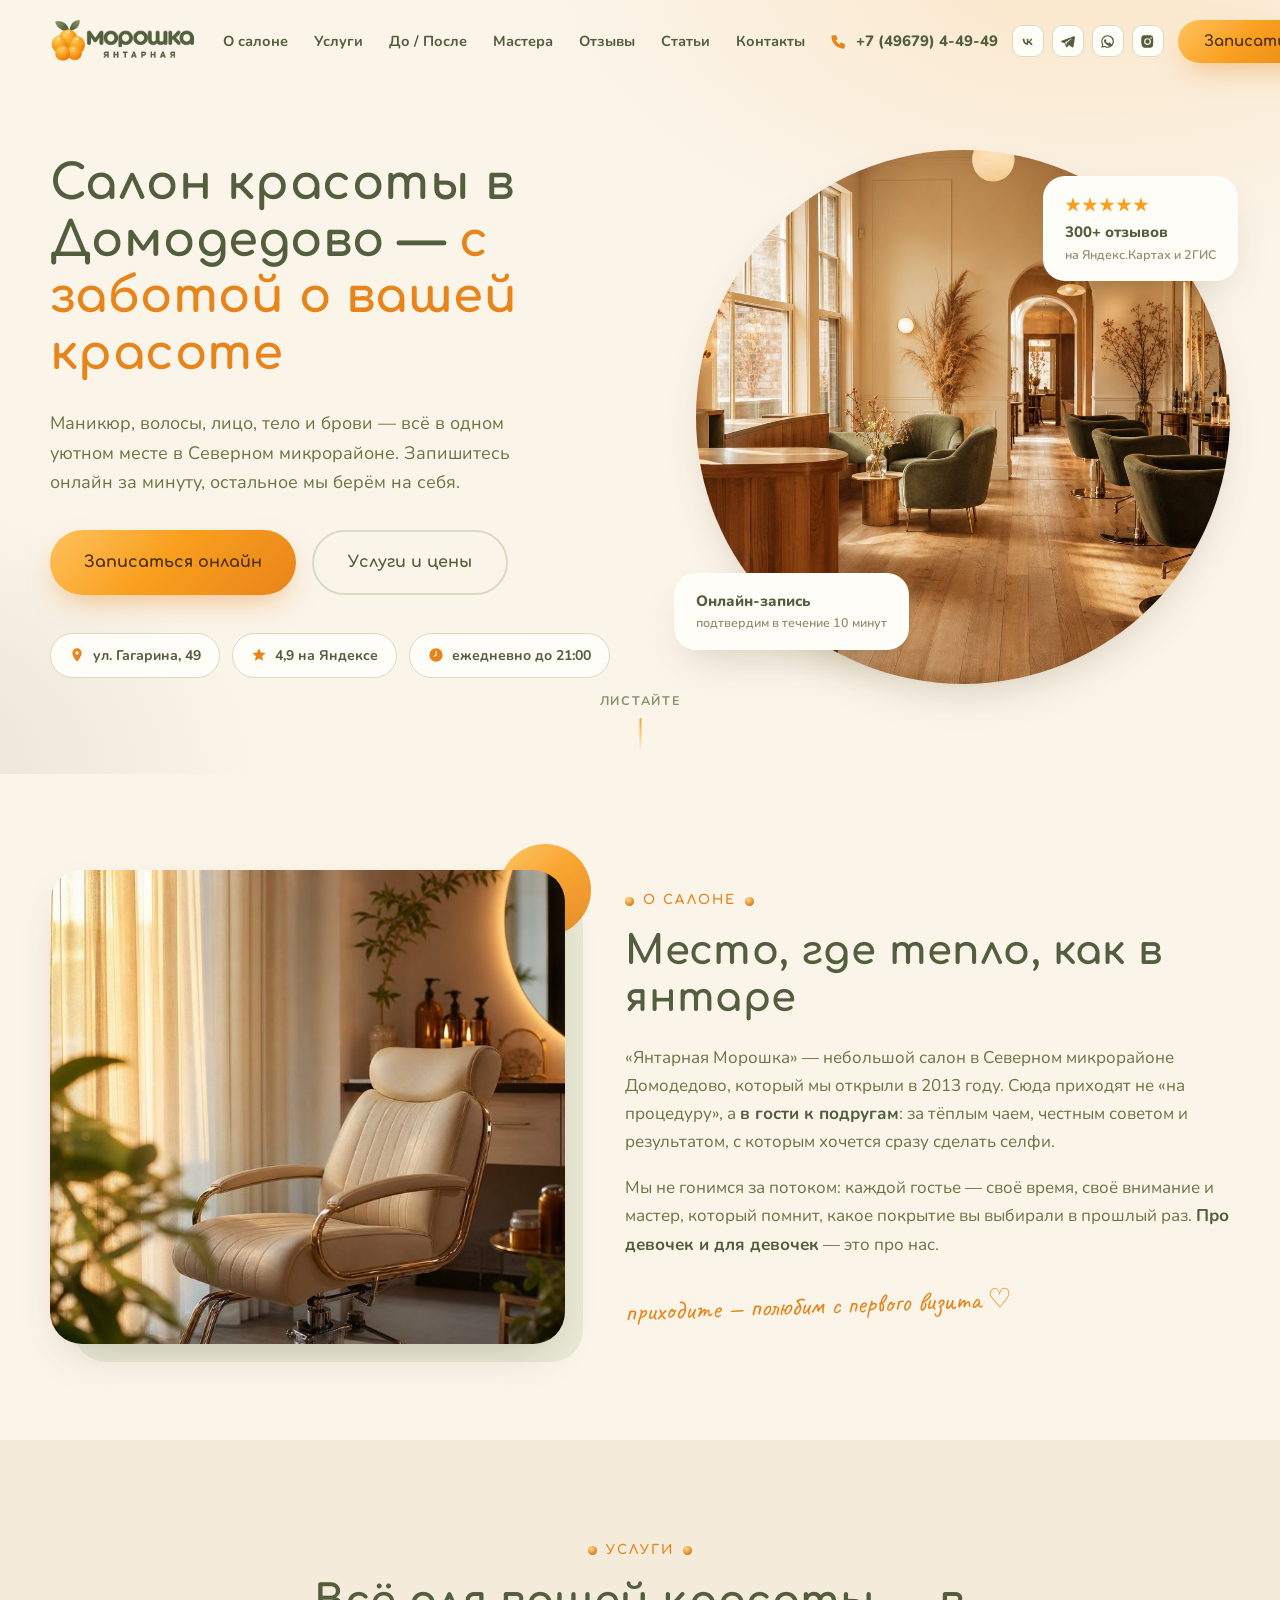
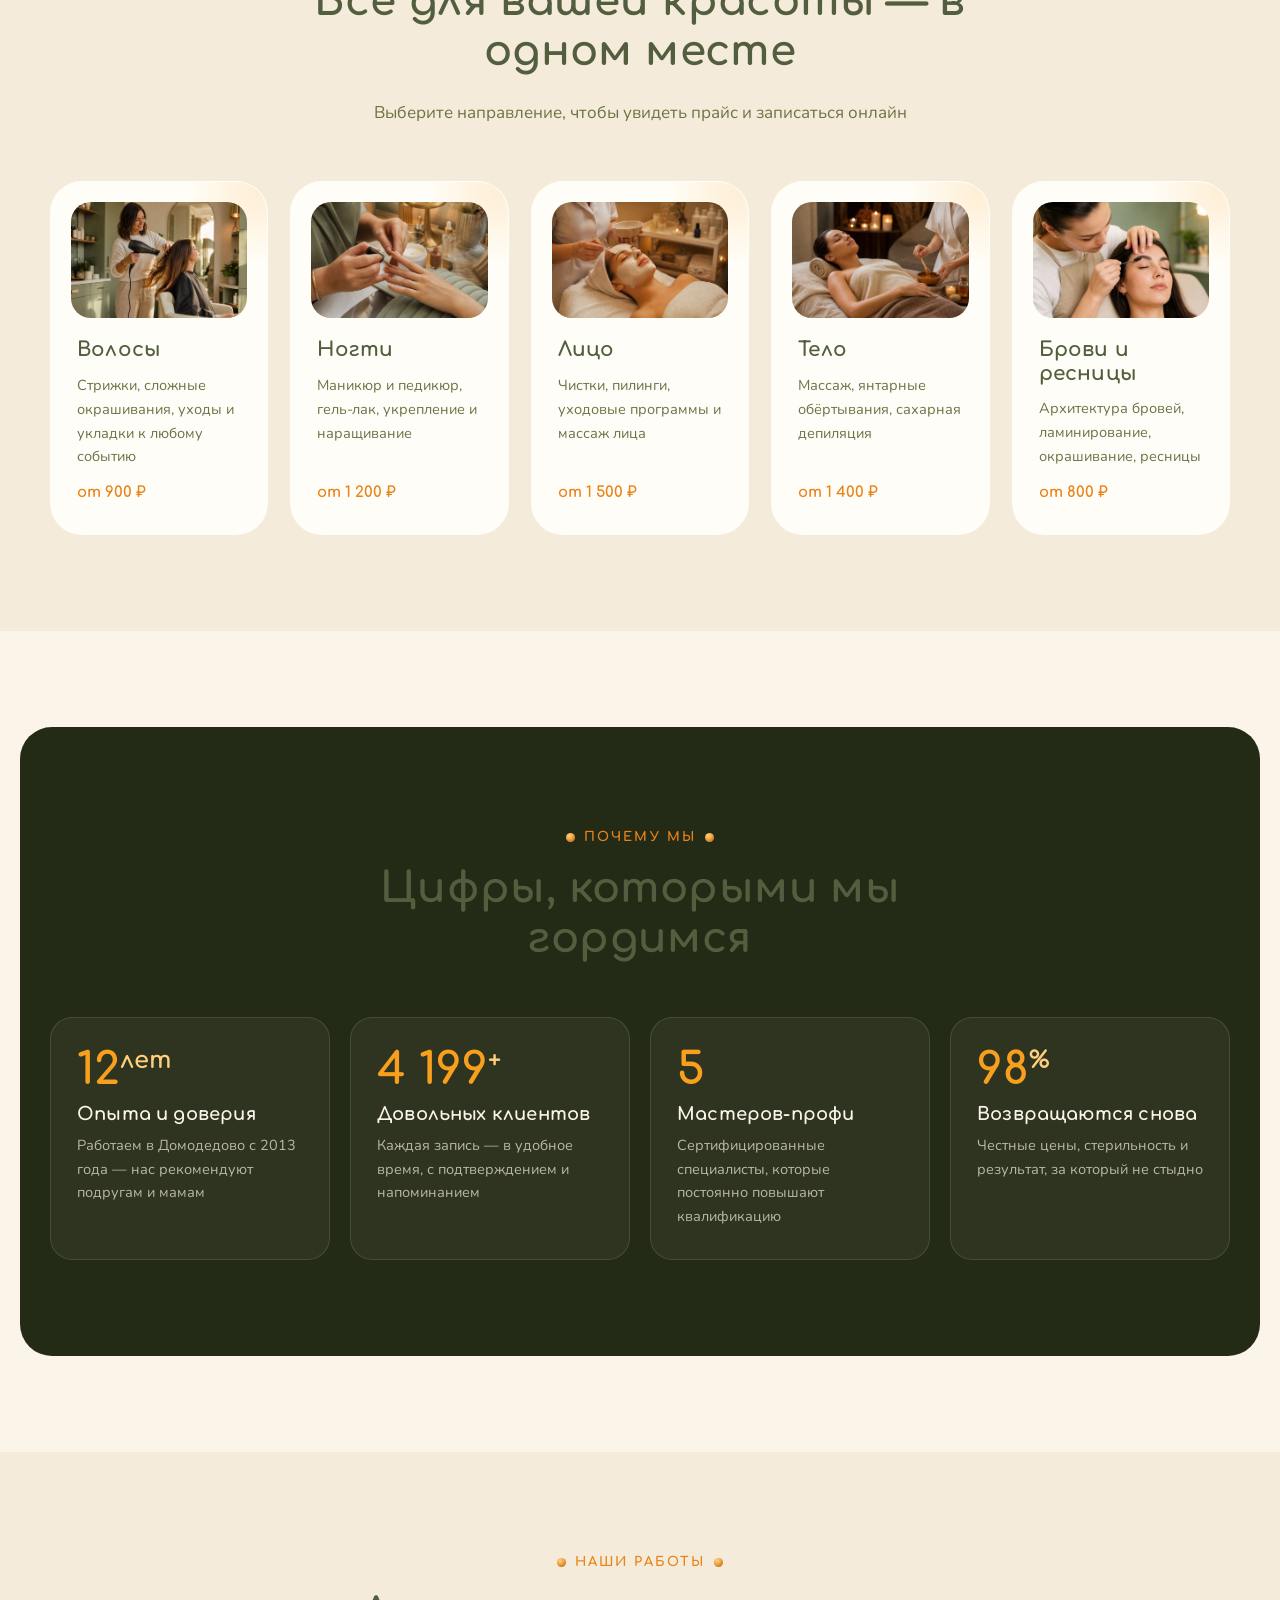
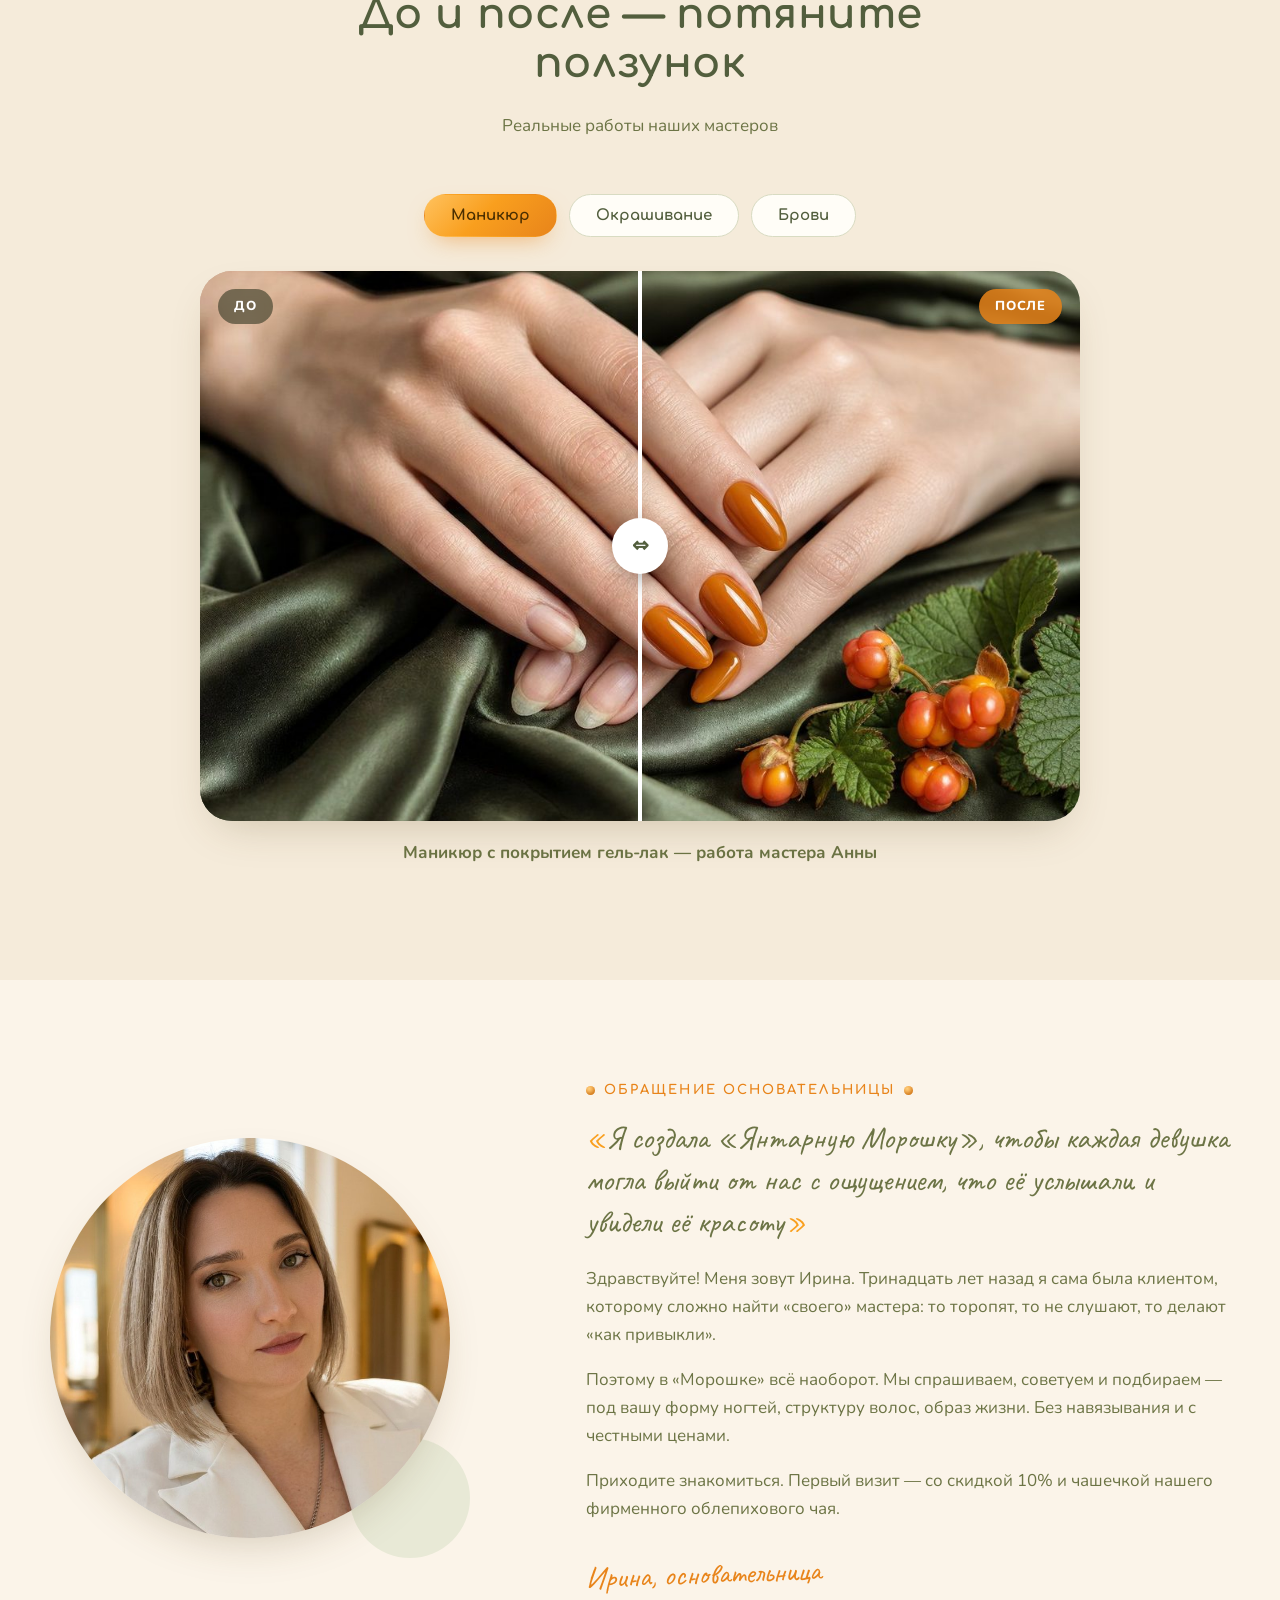
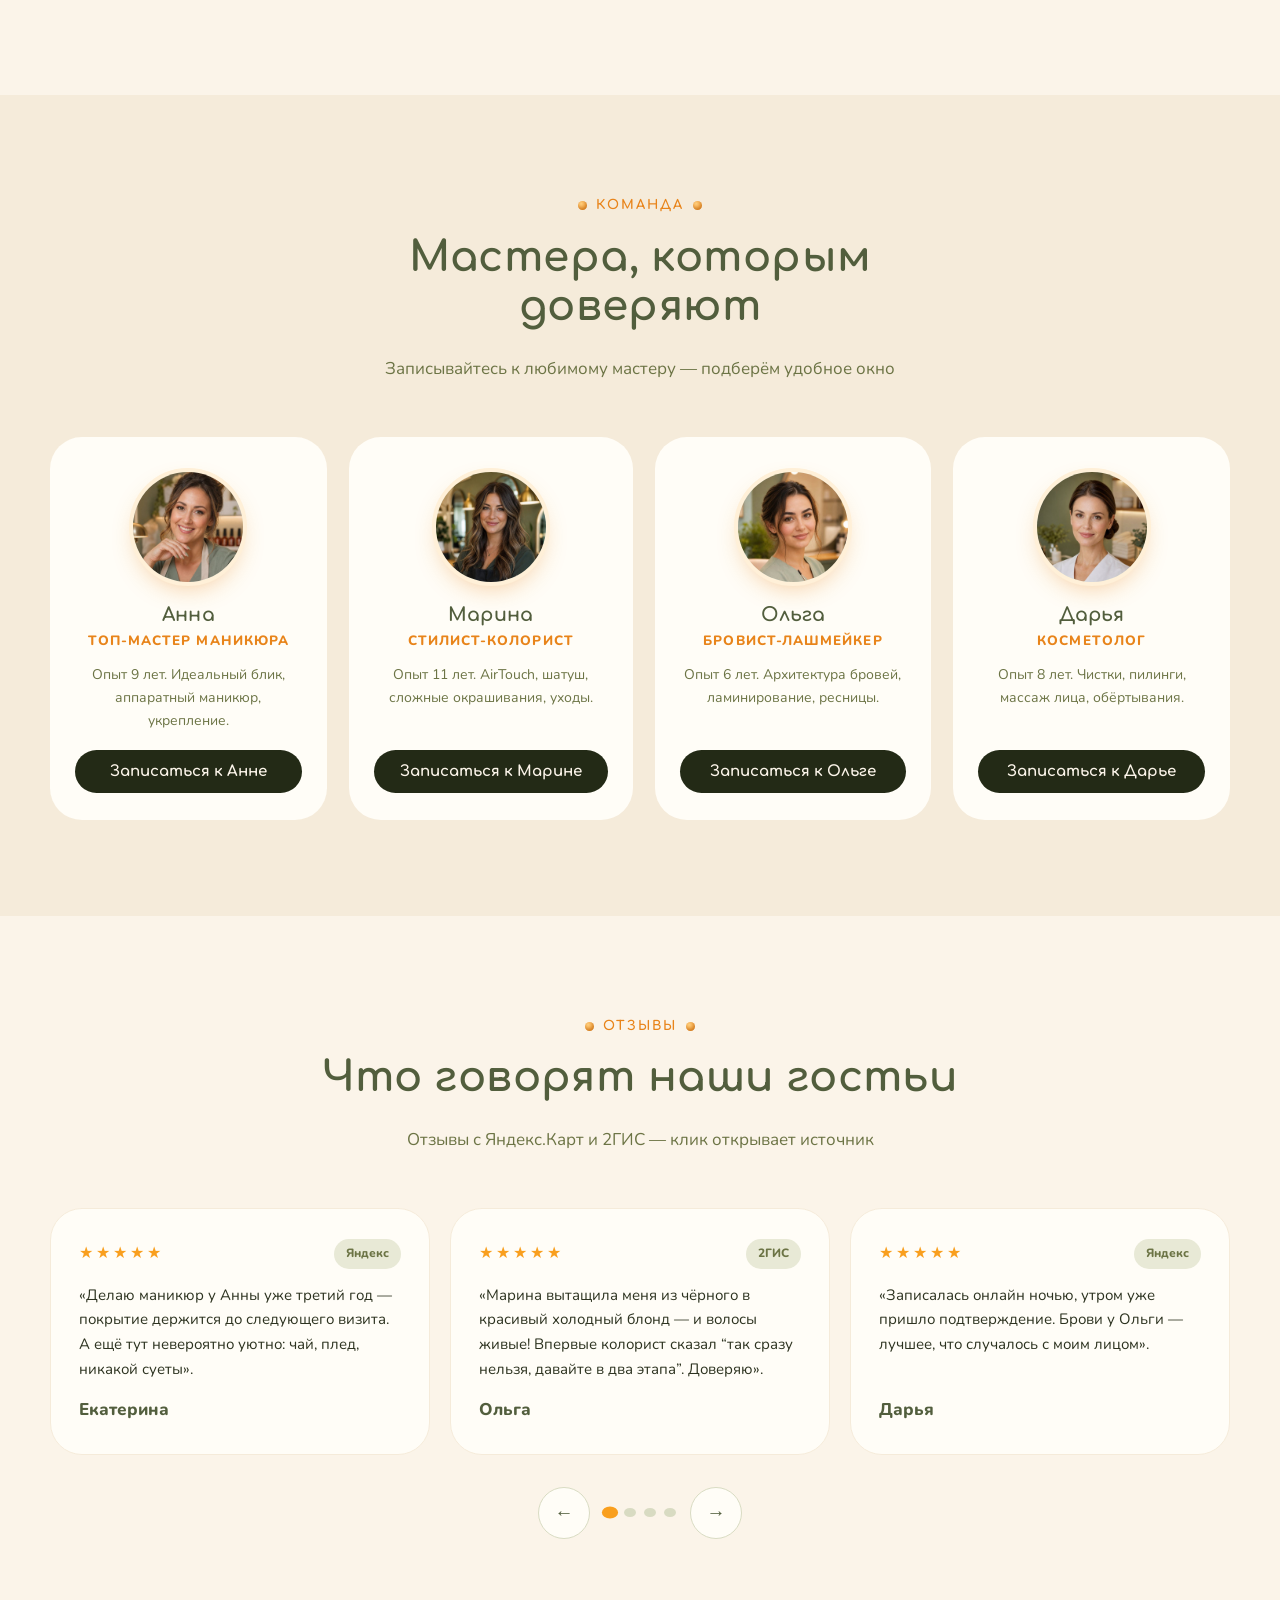
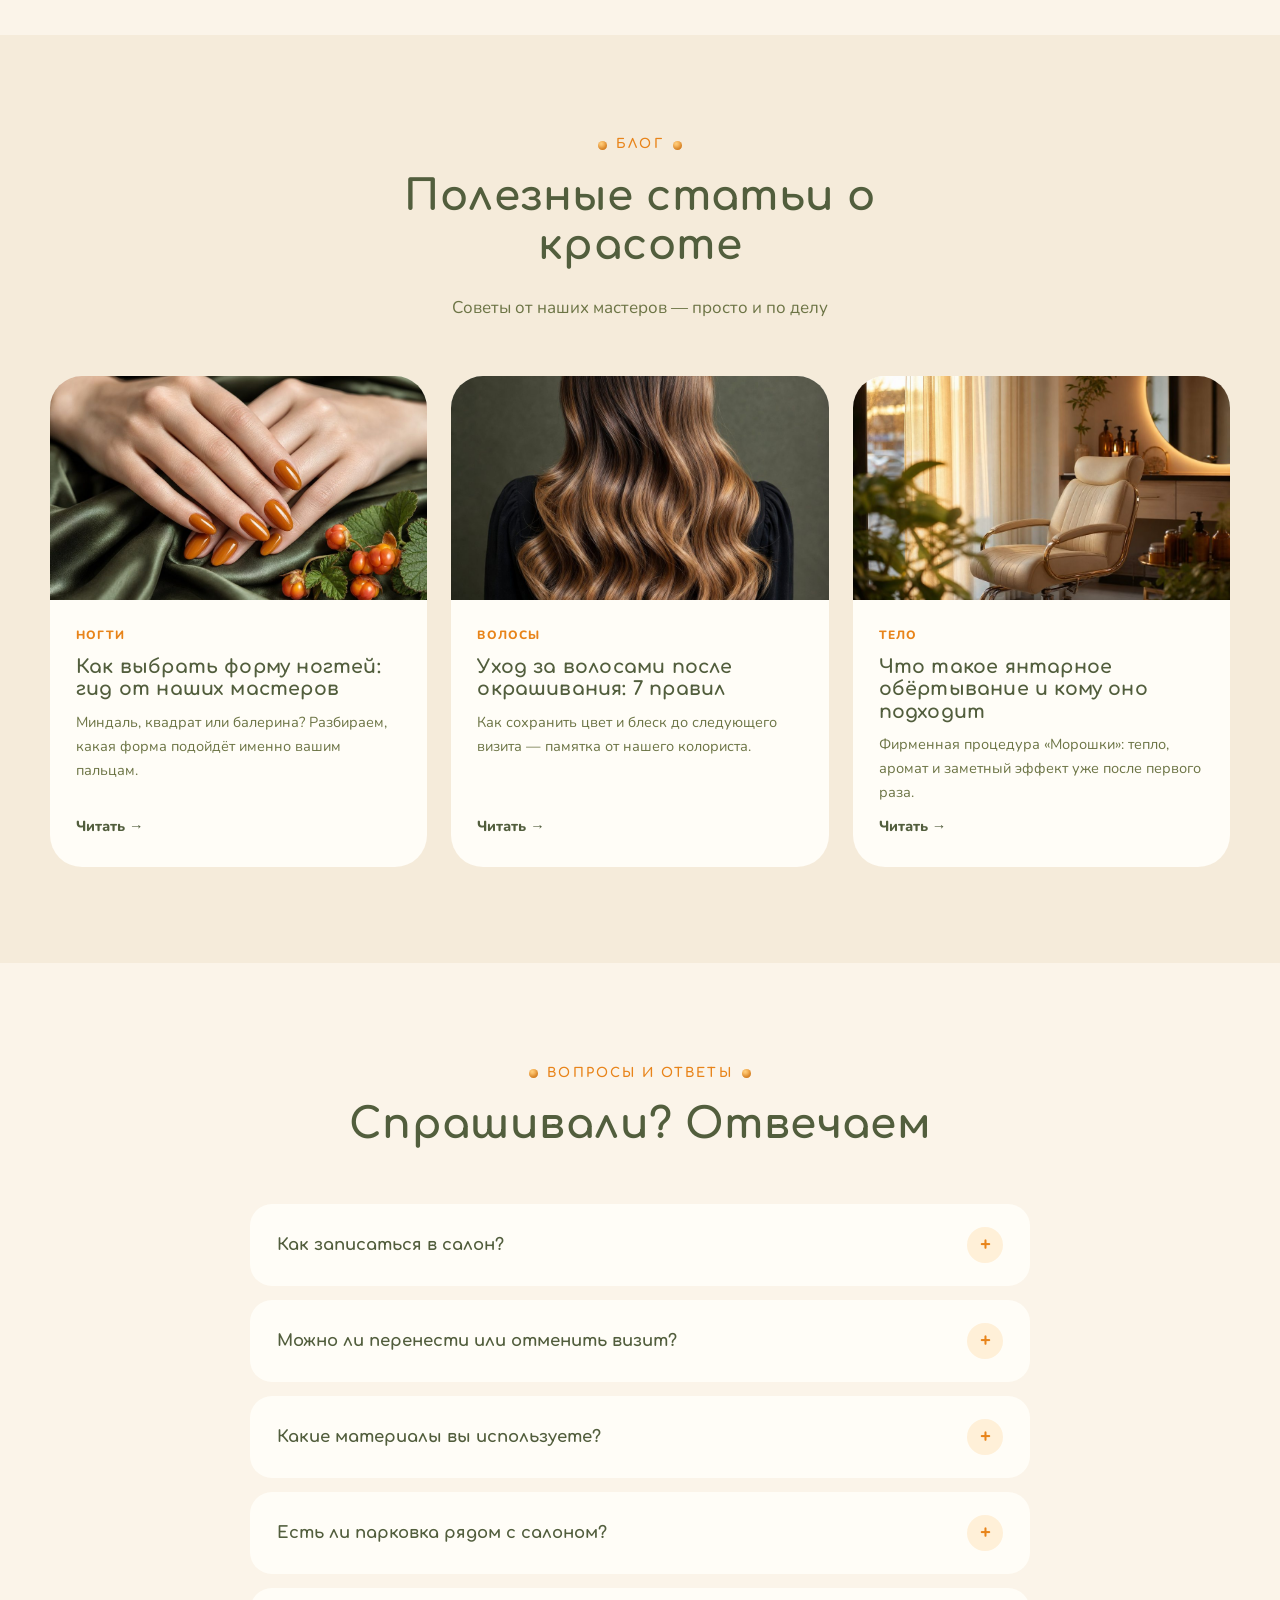
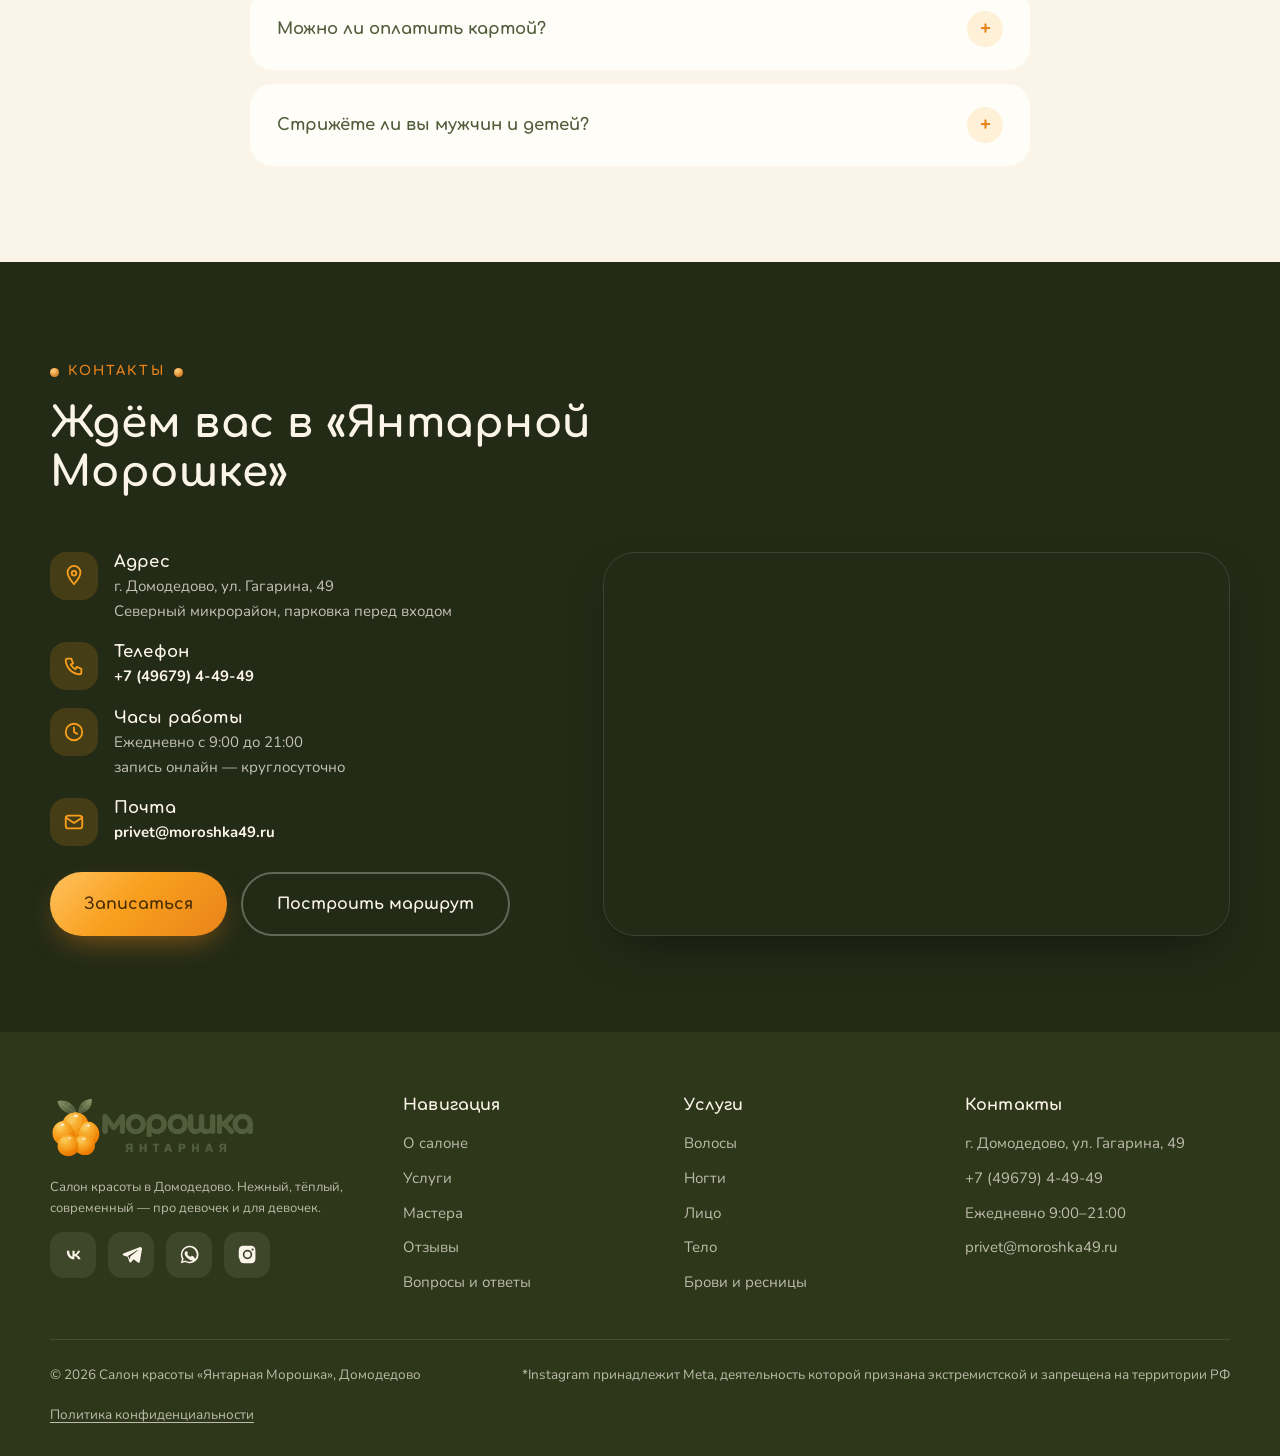
<file: index.html>
<!DOCTYPE html>
<html lang="ru">
<head>
  <meta charset="UTF-8">
  <meta name="viewport" content="width=device-width, initial-scale=1.0">
  <title>«Янтарная Морошка» — салон красоты в Домодедово | ул. Гагарина, 49</title>
  <meta name="description" content="Салон красоты «Янтарная Морошка» в Домодедово: маникюр, стрижки и окрашивание, косметология, массаж, брови и ресницы. Онлайн-запись на сайте. Северный микрорайон, ул. Гагарина, 49. Ежедневно до 21:00.">
  <meta name="keywords" content="салон красоты Домодедово, маникюр Гагарина 49, стрижка Северный микрорайон, окрашивание Домодедово, брови Домодедово">
  <meta property="og:title" content="«Янтарная Морошка» — салон красоты в Домодедово">
  <meta property="og:description" content="Про девочек и для девочек. Маникюр, волосы, лицо, тело, брови. Онлайн-запись. Ул. Гагарина, 49.">
  <meta property="og:type" content="website">
  <meta property="og:image" content="assets/img/hero.jpg">
  <meta name="theme-color" content="#FBF4E9">
  <link rel="icon" type="image/png" href="assets/img/favicon.png">
  <link rel="preconnect" href="https://fonts.googleapis.com">
  <link rel="preconnect" href="https://fonts.gstatic.com" crossorigin>
  <link href="https://fonts.googleapis.com/css2?family=Comfortaa:wght@500;600;700&family=Nunito:ital,wght@0,400;0,600;0,700;0,800;1,400&family=Caveat:wght@600&display=swap" rel="stylesheet">
  <link rel="stylesheet" href="assets/css/style.css?v=14">
  <script type="application/ld+json">
  {
    "@context": "https://schema.org",
    "@type": "BeautySalon",
    "name": "Янтарная Морошка",
    "description": "Салон красоты в Домодедово: маникюр, стрижки, окрашивание, косметология, массаж, брови и ресницы.",
    "address": {
      "@type": "PostalAddress",
      "addressLocality": "Домодедово",
      "streetAddress": "ул. Гагарина, 49",
      "addressRegion": "Московская область",
      "addressCountry": "RU"
    },
    "geo": { "@type": "GeoCoordinates", "latitude": 55.4524, "longitude": 37.7428 },
    "telephone": "+7 (49679) 4-49-49",
    "openingHoursSpecification": [{
      "@type": "OpeningHoursSpecification",
      "dayOfWeek": ["Monday","Tuesday","Wednesday","Thursday","Friday","Saturday","Sunday"],
      "opens": "09:00", "closes": "21:00"
    }],
    "priceRange": "₽₽",
    "image": "assets/img/hero.jpg"
  }
  </script>
  <script type="application/ld+json">
  {
    "@context": "https://schema.org",
    "@type": "FAQPage",
    "mainEntity": [
      {"@type":"Question","name":"Как записаться в салон «Янтарная Морошка»?","acceptedAnswer":{"@type":"Answer","text":"Через форму онлайн-записи на сайте, по телефону +7 (49679) 4-49-49 или в Telegram. Мы подтверждаем запись в течение 10 минут."}},
      {"@type":"Question","name":"Можно ли перенести или отменить визит?","acceptedAnswer":{"@type":"Answer","text":"Да, бесплатно — не позднее чем за 6 часов до визита, по телефону или в Telegram."}},
      {"@type":"Question","name":"Какие материалы используют мастера?","acceptedAnswer":{"@type":"Answer","text":"Профессиональные бренды: гель-лаки CND, уходы Kaaral, стерилизация инструментов в автоклаве."}},
      {"@type":"Question","name":"Есть ли парковка рядом с салоном?","acceptedAnswer":{"@type":"Answer","text":"Да, бесплатная парковка прямо перед входом — г. Домодедово, ул. Гагарина, 49."}},
      {"@type":"Question","name":"Можно ли оплатить картой?","acceptedAnswer":{"@type":"Answer","text":"Да, принимаем карты, оплату по СБП и наличные."}},
      {"@type":"Question","name":"Стрижёте ли вы мужчин и детей?","acceptedAnswer":{"@type":"Answer","text":"Да, у нас семейный формат: мужские стрижки и детские стрижки от 7 лет."}}
    ]
  }
  </script>
</head>
<body>

  <!-- ===== Шапка ===== -->
  <header class="header">
    <div class="container header__inner">
      <a href="index.html" class="header__logo" aria-label="Янтарная Морошка — на главную">
        <img src="assets/img/logo.png" alt="Логотип салона красоты «Янтарная Морошка»" width="160" height="49">
      </a>
      <nav class="nav" aria-label="Основная навигация">
        <ul class="nav__list">
          <li><a class="nav__link" href="#about">О салоне</a></li>
          <li><a class="nav__link" href="#services">Услуги</a></li>
          <li><a class="nav__link" href="#results">До / После</a></li>
          <li><a class="nav__link" href="#masters">Мастера</a></li>
          <li><a class="nav__link" href="#reviews">Отзывы</a></li>
          <li><a class="nav__link" href="#blog">Статьи</a></li>
          <li><a class="nav__link" href="#contacts">Контакты</a></li>
        </ul>
      </nav>
      <div class="header__right">
        <a class="header__phone" href="tel:+74967944949" aria-label="Позвонить в салон">
          <svg viewBox="0 0 24 24"><path d="M5 4h4l2 5-2.5 1.5a12 12 0 0 0 5 5L15 13l5 2v4a2 2 0 0 1-2 2A16 16 0 0 1 3 6a2 2 0 0 1 2-2Z"/></svg>
          <span>+7 (49679) 4-49-49</span>
        </a>
        <div class="header__socials">
          <a class="header__soc" href="https://vk.com/" target="_blank" rel="noopener noreferrer" aria-label="ВКонтакте"><svg viewBox="0 0 24 24"><path d="M13 17.5c-5.4 0-8.5-3.7-8.6-9.9h2.7c.1 4.6 2.1 6.5 3.7 6.9V7.6h2.5v4c1.6-.2 3.2-2 3.8-4h2.5a8 8 0 0 1-3.7 4.9 8.3 8.3 0 0 1 4.3 5h-2.8a5.3 5.3 0 0 0-4.4-3.7v3.7Z"/></svg></a>
          <a class="header__soc" href="https://t.me/" target="_blank" rel="noopener noreferrer" aria-label="Telegram"><svg viewBox="0 0 24 24"><path d="M21.9 3.4 2.7 10.9c-1.1.4-1 1.9.1 2.2l4.8 1.5 1.9 5.8c.4 1 1.6 1.2 2.3.3l2.6-3.2 4.9 3.6c.9.6 2 .1 2.2-.9L24 5.6c.2-1.2-1-2.2-2.1-2.2ZM8 13.7l10.8-6.8c.3-.2.6.2.3.4l-8.5 7-.3 3.4-2.3-4Z"/></svg></a>
          <a class="header__soc" href="https://wa.me/74967944949" target="_blank" rel="noopener noreferrer" aria-label="WhatsApp"><svg viewBox="0 0 24 24"><path d="M12 2a10 10 0 0 0-8.6 15L2 22l5.2-1.4A10 10 0 1 0 12 2Zm0 18.2a8.2 8.2 0 0 1-4.2-1.1l-.3-.2-3 .8.8-3-.2-.3A8.2 8.2 0 1 1 12 20.2Zm4.5-5.9c-.2-.1-1.4-.7-1.7-.8s-.4-.1-.6.1-.6.8-.8 1a3.4 3.4 0 0 1-1.6-.5 6.2 6.2 0 0 1-2.3-2c-.2-.3 0-.4.1-.6l.4-.5a1.9 1.9 0 0 0 .1-.5 5.6 5.6 0 0 0-.8-1.9c-.2-.3-.5-.3-.6-.3h-.5a1.1 1.1 0 0 0-.8.4A3.3 3.3 0 0 0 6.4 11a5.7 5.7 0 0 0 1.2 3 13 13 0 0 0 5 4.4c1.9.8 2.6.8 3.5.7a3 3 0 0 0 2-1.4 2.5 2.5 0 0 0 .2-1.4c-.1-.1-.3-.2-.5-.3Z"/></svg></a>
          <a class="header__soc" href="https://instagram.com/" target="_blank" rel="noopener noreferrer" aria-label="Instagram"><svg viewBox="0 0 24 24"><path d="M12 2c2.7 0 3 0 4.1.1 3 .1 4.8 1.7 4.9 4.9.1 1.1.1 1.4.1 5s0 3.9-.1 5c-.1 3.2-1.9 4.8-4.9 4.9-1.1.1-1.4.1-4.1.1s-3 0-4.1-.1c-3-.1-4.8-1.7-4.9-4.9C2 15.9 2 15.6 2 12s0-3.9.1-5C2.2 3.8 3.9 2.2 6.9 2.1 8 2 8.3 2 12 2Zm0 4.6a5.4 5.4 0 1 0 5.4 5.4A5.4 5.4 0 0 0 12 6.6Zm0 8.9a3.5 3.5 0 1 1 3.5-3.5 3.5 3.5 0 0 1-3.5 3.5ZM17.8 5a1.3 1.3 0 1 0 1.3 1.3A1.3 1.3 0 0 0 17.8 5Z"/></svg></a>
        </div>
        <button class="btn btn--amber btn--sm header__cta" data-book>Записаться</button>
      </div>
      <button class="burger" aria-label="Меню" aria-expanded="false"><span></span></button>
    </div>
  </header>

  <div class="mobile-menu">
    <a href="#about">О салоне</a>
    <a href="#services">Услуги</a>
    <a href="#results">До / После</a>
    <a href="#masters">Мастера</a>
    <a href="#reviews">Отзывы</a>
    <a href="#blog">Статьи</a>
    <a href="#contacts">Контакты</a>
    <a href="#" data-book>Записаться онлайн</a>
  </div>

  <main>
    <!-- ===== Hero ===== -->
    <section class="hero">
      <div class="container hero__grid">
        <div>
          <h1 class="hero__title reveal">Салон красоты в Домодедово — <em>с заботой о вашей красоте</em></h1>
          <p class="hero__text reveal" style="--d:.18s">Маникюр, волосы, лицо, тело и брови — всё в одном уютном месте в Северном микрорайоне. Запишитесь онлайн за минуту, остальное мы берём на себя.</p>
          <div class="hero__cta reveal" style="--d:.26s">
            <button class="btn btn--amber" data-book>Записаться онлайн</button>
            <a class="btn btn--ghost" href="#services">Услуги и цены</a>
          </div>
          <div class="hero__chips reveal" style="--d:.34s">
            <span class="chip"><svg viewBox="0 0 24 24"><path d="M12 2a7 7 0 0 0-7 7c0 5.2 7 13 7 13s7-7.8 7-13a7 7 0 0 0-7-7Zm0 9.5A2.5 2.5 0 1 1 12 6.5a2.5 2.5 0 0 1 0 5Z"/></svg>ул. Гагарина, 49</span>
            <span class="chip"><svg viewBox="0 0 24 24"><path d="M12 2l2.9 6.3 6.9.8-5.1 4.7 1.4 6.8L12 17.3 5.9 20.6l1.4-6.8L2.2 9.1l6.9-.8Z"/></svg>4,9 на Яндексе</span>
            <span class="chip"><svg viewBox="0 0 24 24"><path d="M12 2a10 10 0 1 0 10 10A10 10 0 0 0 12 2Zm1 10.6-4 2.4-.8-1.3 3.2-1.9V6h1.6Z"/></svg>ежедневно до 21:00</span>
          </div>
        </div>
        <div class="hero__visual reveal" style="--d:.2s">
          <img class="hero__photo" src="assets/img/hero.jpg" alt="Интерьер салона «Янтарная Морошка» — тёплый свет, кресла и зеркала" width="640" height="640" fetchpriority="high">
          <div class="hero__float hero__float--1">
            <div><span class="stars">★★★★★</span><br>300+ отзывов<small>на Яндекс.Картах и 2ГИС</small></div>
          </div>
          <div class="hero__float hero__float--2">
            <div>Онлайн-запись<small>подтвердим в течение 10 минут</small></div>
          </div>
        </div>
      </div>
      <div class="hero__scroll" aria-hidden="true">листайте</div>
    </section>

    <!-- ===== О салоне ===== -->
    <section class="section" id="about">
      <div class="container about__grid">
        <div class="about__photo-wrap reveal">
          <img class="about__photo" src="assets/img/about.jpg" alt="Уютный уголок салона: кресло у окна, тёплый янтарный свет" loading="lazy">
        </div>
        <div class="about reveal" style="--d:.15s">
          <div class="eyebrow">О салоне</div>
          <h2 class="about__title">Место, где тепло, как в янтаре</h2>
          <p>«Янтарная Морошка» — небольшой салон в Северном микрорайоне Домодедово, который мы открыли в 2013 году. Сюда приходят не «на процедуру», а <strong>в гости к подругам</strong>: за тёплым чаем, честным советом и результатом, с которым хочется сразу сделать селфи.</p>
          <p>Мы не гонимся за потоком: каждой гостье — своё время, своё внимание и мастер, который помнит, какое покрытие вы выбирали в прошлый раз. <strong>Про девочек и для девочек</strong> — это про нас.</p>
          <span class="about__hand">приходите — полюбим с первого визита ♡</span>
        </div>
      </div>
    </section>

    <!-- ===== Услуги ===== -->
    <section class="section section--tint" id="services">
      <div class="container">
        <div class="section__head reveal">
          <div class="eyebrow">Услуги</div>
          <h2 class="section__title">Всё для вашей красоты — в одном месте</h2>
          <p class="section__subtitle">Выберите направление, чтобы увидеть прайс и записаться онлайн</p>
        </div>
        <div class="services__grid">
          <a class="service-card reveal" href="uslugi/volosy.html" style="--d:0s">
            <span class="service-card__arrow">→</span>
            <span class="service-card__img"><img src="assets/img/proc-volosy.jpg" alt="Стрижка и укладка у стилиста в салоне «Янтарная Морошка»" loading="lazy"></span>
            <h3>Волосы</h3>
            <p>Стрижки, сложные окрашивания, уходы и укладки к любому событию</p>
            <span class="service-card__price">от 900 ₽</span>
          </a>
          <a class="service-card reveal" href="uslugi/nogti.html" style="--d:.08s">
            <span class="service-card__arrow">→</span>
            <span class="service-card__img"><img src="assets/img/proc-nogti.jpg" alt="Маникюр с покрытием гель-лак в салоне «Янтарная Морошка»" loading="lazy"></span>
            <h3>Ногти</h3>
            <p>Маникюр и педикюр, гель-лак, укрепление и наращивание</p>
            <span class="service-card__price">от 1 200 ₽</span>
          </a>
          <a class="service-card reveal" href="uslugi/litso.html" style="--d:.16s">
            <span class="service-card__arrow">→</span>
            <span class="service-card__img"><img src="assets/img/proc-litso.jpg" alt="Уходовая процедура для лица у косметолога" loading="lazy"></span>
            <h3>Лицо</h3>
            <p>Чистки, пилинги, уходовые программы и массаж лица</p>
            <span class="service-card__price">от 1 500 ₽</span>
          </a>
          <a class="service-card reveal" href="uslugi/telo.html" style="--d:.24s">
            <span class="service-card__arrow">→</span>
            <span class="service-card__img"><img src="assets/img/proc-telo.jpg" alt="Спа-ритуал для тела в салоне «Янтарная Морошка»" loading="lazy"></span>
            <h3>Тело</h3>
            <p>Массаж, янтарные обёртывания, сахарная депиляция</p>
            <span class="service-card__price">от 1 400 ₽</span>
          </a>
          <a class="service-card reveal" href="uslugi/brovi.html" style="--d:.32s">
            <span class="service-card__arrow">→</span>
            <span class="service-card__img"><img src="assets/img/proc-brovi.jpg" alt="Архитектура и ламинирование бровей" loading="lazy"></span>
            <h3>Брови и ресницы</h3>
            <p>Архитектура бровей, ламинирование, окрашивание, ресницы</p>
            <span class="service-card__price">от 800 ₽</span>
          </a>
        </div>
      </div>
    </section>

    <!-- ===== Почему мы ===== -->
    <section class="section" id="why">
      <div class="why section">
        <div class="container">
          <div class="section__head reveal">
            <div class="eyebrow">Почему мы</div>
            <h2 class="section__title">Цифры, которыми мы гордимся</h2>
          </div>
          <div class="why__grid">
            <div class="why-card reveal" style="--d:0s">
              <div class="why-card__num"><span data-count="12">0</span><sup>лет</sup></div>
              <h3>Опыта и доверия</h3>
              <p>Работаем в Домодедово с 2013 года — нас рекомендуют подругам и мамам</p>
            </div>
            <div class="why-card reveal" style="--d:.08s">
              <div class="why-card__num"><span data-count="4200">0</span><sup>+</sup></div>
              <h3>Довольных клиентов</h3>
              <p>Каждая запись — в удобное время, с подтверждением и напоминанием</p>
            </div>
            <div class="why-card reveal" style="--d:.16s">
              <div class="why-card__num"><span data-count="5">0</span></div>
              <h3>Мастеров-профи</h3>
              <p>Сертифицированные специалисты, которые постоянно повышают квалификацию</p>
            </div>
            <div class="why-card reveal" style="--d:.24s">
              <div class="why-card__num"><span data-count="98">0</span><sup>%</sup></div>
              <h3>Возвращаются снова</h3>
              <p>Честные цены, стерильность и результат, за который не стыдно</p>
            </div>
          </div>
        </div>
      </div>
    </section>

    <!-- ===== До / После ===== -->
    <section class="section section--tint" id="results">
      <div class="container">
        <div class="section__head reveal">
          <div class="eyebrow">Наши работы</div>
          <h2 class="section__title">До и после — потяните ползунок</h2>
          <p class="section__subtitle">Реальные работы наших мастеров</p>
        </div>
        <div class="ba-tabs reveal">
          <button class="ba-tab is-active" data-ba="nails">Маникюр</button>
          <button class="ba-tab" data-ba="hair">Окрашивание</button>
          <button class="ba-tab" data-ba="brows">Брови</button>
        </div>
        <div class="ba reveal" style="--pos:50%">
          <img class="ba__img ba__after" src="assets/img/after-nails.jpg" alt="После: маникюр с янтарным гель-лаком">
          <img class="ba__img ba__before" src="assets/img/before-nails.jpg" alt="До: ногти без покрытия" loading="lazy">
          <div class="ba__handle"><div class="ba__knob">⇔</div></div>
          <span class="ba__tag ba__tag--before">До</span>
          <span class="ba__tag ba__tag--after">После</span>
          <input type="range" min="0" max="100" value="50" aria-label="Сравнить до и после">
        </div>
        <p class="ba__caption">Маникюр с покрытием гель-лак — работа мастера Анны</p>
      </div>
    </section>

    <!-- ===== Основательница ===== -->
    <section class="section" id="founder">
      <div class="container founder__grid">
        <div class="founder__photo-wrap reveal">
          <img class="founder__photo" src="assets/img/founder.jpg?v=2" alt="Ирина — основательница салона «Янтарная Морошка»" loading="lazy">
        </div>
        <div class="founder reveal" style="--d:.15s">
          <div class="eyebrow">Обращение основательницы</div>
          <p class="founder__quote">Я создала «Янтарную Морошку», чтобы каждая девушка могла выйти от нас с ощущением, что её услышали и увидели её красоту</p>
          <p>Здравствуйте! Меня зовут Ирина. Тринадцать лет назад я сама была клиентом, которому сложно найти «своего» мастера: то торопят, то не слушают, то делают «как привыкли».</p>
          <p>Поэтому в «Морошке» всё наоборот. Мы спрашиваем, советуем и подбираем — под вашу форму ногтей, структуру волос, образ жизни. Без навязывания и с честными ценами.</p>
          <p>Приходите знакомиться. Первый визит — со скидкой 10% и чашечкой нашего фирменного облепихового чая.</p>
          <span class="founder__sign">Ирина, основательница</span>
        </div>
      </div>
    </section>

    <!-- ===== Мастера ===== -->
    <section class="section section--tint" id="masters">
      <div class="container">
        <div class="section__head reveal">
          <div class="eyebrow">Команда</div>
          <h2 class="section__title">Мастера, которым доверяют</h2>
          <p class="section__subtitle">Записывайтесь к любимому мастеру — подберём удобное окно</p>
        </div>
        <div class="masters__grid">
          <div class="master-card reveal" style="--d:0s">
            <img class="master-card__avatar master-card__photo" src="assets/img/master-anna.jpg" alt="Анна — топ-мастер маникюра салона «Янтарная Морошка»" loading="lazy">
            <h3>Анна</h3>
            <div class="master-card__spec">Топ-мастер маникюра</div>
            <p class="master-card__exp">Опыт 9 лет. Идеальный блик, аппаратный маникюр, укрепление.</p>
            <button class="btn btn--dark btn--sm" data-book data-master="Анна" data-service="ногти">Записаться к Анне</button>
          </div>
          <div class="master-card reveal" style="--d:.08s">
            <img class="master-card__avatar master-card__photo" src="assets/img/master-marina.jpg" alt="Марина — стилист-колорист салона «Янтарная Морошка»" loading="lazy">
            <h3>Марина</h3>
            <div class="master-card__spec">Стилист-колорист</div>
            <p class="master-card__exp">Опыт 11 лет. AirTouch, шатуш, сложные окрашивания, уходы.</p>
            <button class="btn btn--dark btn--sm" data-book data-master="Марина" data-service="волосы">Записаться к Марине</button>
          </div>
          <div class="master-card reveal" style="--d:.16s">
            <img class="master-card__avatar master-card__photo" src="assets/img/master-olga.jpg" alt="Ольга — бровист-лашмейкер салона «Янтарная Морошка»" loading="lazy">
            <h3>Ольга</h3>
            <div class="master-card__spec">Бровист-лашмейкер</div>
            <p class="master-card__exp">Опыт 6 лет. Архитектура бровей, ламинирование, ресницы.</p>
            <button class="btn btn--dark btn--sm" data-book data-master="Ольга" data-service="брови">Записаться к Ольге</button>
          </div>
          <div class="master-card reveal" style="--d:.24s">
            <img class="master-card__avatar master-card__photo" src="assets/img/master-darya.jpg" alt="Дарья — косметолог салона «Янтарная Морошка»" loading="lazy">
            <h3>Дарья</h3>
            <div class="master-card__spec">Косметолог</div>
            <p class="master-card__exp">Опыт 8 лет. Чистки, пилинги, массаж лица, обёртывания.</p>
            <button class="btn btn--dark btn--sm" data-book data-master="Дарья" data-service="лицо">Записаться к Дарье</button>
          </div>
        </div>
      </div>
    </section>

    <!-- ===== Отзывы ===== -->
    <section class="section reviews" id="reviews">
      <div class="container">
        <div class="section__head reveal">
          <div class="eyebrow">Отзывы</div>
          <h2 class="section__title">Что говорят наши гостьи</h2>
          <p class="section__subtitle">Отзывы с Яндекс.Карт и 2ГИС — клик открывает источник</p>
        </div>
        <div class="reviews__viewport reveal">
          <div class="reviews__track">
            <div class="review-card">
              <div class="review-card__top"><span class="review-card__stars">★★★★★</span><a class="review-card__src" href="https://yandex.ru/maps/" target="_blank" rel="noopener noreferrer">Яндекс</a></div>
              <p>«Делаю маникюр у Анны уже третий год — покрытие держится до следующего визита. А ещё тут невероятно уютно: чай, плед, никакой суеты».</p>
              <span class="review-card__author">Екатерина</span>
            </div>
            <div class="review-card">
              <div class="review-card__top"><span class="review-card__stars">★★★★★</span><a class="review-card__src" href="https://2gis.ru/" target="_blank" rel="noopener noreferrer">2ГИС</a></div>
              <p>«Марина вытащила меня из чёрного в красивый холодный блонд — и волосы живые! Впервые колорист сказал “так сразу нельзя, давайте в два этапа”. Доверяю».</p>
              <span class="review-card__author">Ольга</span>
            </div>
            <div class="review-card">
              <div class="review-card__top"><span class="review-card__stars">★★★★★</span><a class="review-card__src" href="https://yandex.ru/maps/" target="_blank" rel="noopener noreferrer">Яндекс</a></div>
              <p>«Записалась онлайн ночью, утром уже пришло подтверждение. Брови у Ольги — лучшее, что случалось с моим лицом».</p>
              <span class="review-card__author">Дарья</span>
            </div>
            <div class="review-card">
              <div class="review-card__top"><span class="review-card__stars">★★★★★</span><a class="review-card__src" href="https://2gis.ru/" target="_blank" rel="noopener noreferrer">2ГИС</a></div>
              <p>«Хожу с дочкой на стрижки — мастера находят подход даже к капризным семилеткам. Парковка прямо у входа, это очень удобно».</p>
              <span class="review-card__author">Наталья</span>
            </div>
            <div class="review-card">
              <div class="review-card__top"><span class="review-card__stars">★★★★★</span><a class="review-card__src" href="https://yandex.ru/maps/" target="_blank" rel="noopener noreferrer">Яндекс</a></div>
              <p>«Янтарное обёртывание — это любовь. Час тишины и тепла, кожа после — как у младенца. Дарья — волшебница».</p>
              <span class="review-card__author">Виктория</span>
            </div>
            <div class="review-card">
              <div class="review-card__top"><span class="review-card__stars">★★★★★</span><a class="review-card__src" href="https://2gis.ru/" target="_blank" rel="noopener noreferrer">2ГИС</a></div>
              <p>«Лучший салон в Северном микрорайоне. Чисто, стерильно, цены честные. Записываюсь только здесь уже два года».</p>
              <span class="review-card__author">Анастасия</span>
            </div>
          </div>
        </div>
        <div class="reviews__nav reveal">
          <button class="reviews__btn reviews__btn--prev" aria-label="Предыдущие отзывы">←</button>
          <div class="reviews__dots"></div>
          <button class="reviews__btn reviews__btn--next" aria-label="Следующие отзывы">→</button>
        </div>
      </div>
    </section>

    <!-- ===== Блог ===== -->
    <section class="section section--tint" id="blog">
      <div class="container">
        <div class="section__head reveal">
          <div class="eyebrow">Блог</div>
          <h2 class="section__title">Полезные статьи о красоте</h2>
          <p class="section__subtitle">Советы от наших мастеров — просто и по делу</p>
        </div>
        <div class="blog__grid">
          <a class="post-card reveal" href="blog/forma-nogtey.html" style="--d:0s">
            <div class="post-card__img-wrap"><img class="post-card__img" src="assets/img/after-nails.jpg" alt="Миндальная форма ногтей с янтарным покрытием" loading="lazy"></div>
            <div class="post-card__body">
              <span class="post-card__cat">Ногти</span>
              <h3>Как выбрать форму ногтей: гид от наших мастеров</h3>
              <p>Миндаль, квадрат или балерина? Разбираем, какая форма подойдёт именно вашим пальцам.</p>
              <span class="post-card__more">Читать →</span>
            </div>
          </a>
          <a class="post-card reveal" href="blog/uhod-posle-okrashivaniya.html" style="--d:.08s">
            <div class="post-card__img-wrap"><img class="post-card__img" src="assets/img/after-hair.jpg" alt="Глянцевые волосы после окрашивания" loading="lazy"></div>
            <div class="post-card__body">
              <span class="post-card__cat">Волосы</span>
              <h3>Уход за волосами после окрашивания: 7 правил</h3>
              <p>Как сохранить цвет и блеск до следующего визита — памятка от нашего колориста.</p>
              <span class="post-card__more">Читать →</span>
            </div>
          </a>
          <a class="post-card reveal" href="blog/yantarnoe-obertyvanie.html" style="--d:.16s">
            <div class="post-card__img-wrap"><img class="post-card__img" src="assets/img/about.jpg" alt="Уютная атмосфера спа-ухода в салоне" loading="lazy"></div>
            <div class="post-card__body">
              <span class="post-card__cat">Тело</span>
              <h3>Что такое янтарное обёртывание и кому оно подходит</h3>
              <p>Фирменная процедура «Морошки»: тепло, аромат и заметный эффект уже после первого раза.</p>
              <span class="post-card__more">Читать →</span>
            </div>
          </a>
        </div>
      </div>
    </section>

    <!-- ===== FAQ ===== -->
    <section class="section" id="faq">
      <div class="container">
        <div class="section__head reveal">
          <div class="eyebrow">Вопросы и ответы</div>
          <h2 class="section__title">Спрашивали? Отвечаем</h2>
        </div>
        <div class="faq__list">
          <div class="faq-item reveal" style="--d:0s">
            <button class="faq-item__q" aria-expanded="false">Как записаться в салон?<span class="faq-item__icon">+</span></button>
            <div class="faq-item__a"><div class="faq-item__a-in">Самый быстрый способ — запись через сайт: нажмите «Записаться», выберите услугу и удобное время. Также можно позвонить по номеру +7 (49679) 4-49-49 или написать нам в Telegram. Мы подтверждаем запись в течение 10 минут.</div></div>
          </div>
          <div class="faq-item reveal" style="--d:.05s">
            <button class="faq-item__q" aria-expanded="false">Можно ли перенести или отменить визит?<span class="faq-item__icon">+</span></button>
            <div class="faq-item__a"><div class="faq-item__a-in">Конечно. Просто предупредите нас не позднее чем за 6 часов — по телефону или в Telegram. Перенос визита бесплатный, подберём другое удобное время.</div></div>
          </div>
          <div class="faq-item reveal" style="--d:.1s">
            <button class="faq-item__q" aria-expanded="false">Какие материалы вы используете?<span class="faq-item__icon">+</span></button>
            <div class="faq-item__a"><div class="faq-item__a-in">Только профессиональные бренды: гель-лаки CND, уходы для волос Kaaral, косметику для лица подбираем под тип кожи. Все инструменты проходят стерилизацию в автоклаве, пилки и файлы — одноразовые.</div></div>
          </div>
          <div class="faq-item reveal" style="--d:.15s">
            <button class="faq-item__q" aria-expanded="false">Есть ли парковка рядом с салоном?<span class="faq-item__icon">+</span></button>
            <div class="faq-item__a"><div class="faq-item__a-in">Да, бесплатная парковка прямо перед входом. Наш адрес: г. Домодедово, ул. Гагарина, 49, Северный микрорайон. Ближайшая остановка — «Северный микрорайон».</div></div>
          </div>
          <div class="faq-item reveal" style="--d:.2s">
            <button class="faq-item__q" aria-expanded="false">Можно ли оплатить картой?<span class="faq-item__icon">+</span></button>
            <div class="faq-item__a"><div class="faq-item__a-in">Да, принимаем банковские карты, оплату по СБП и наличные. Чек отправим в Telegram или на e-mail.</div></div>
          </div>
          <div class="faq-item reveal" style="--d:.25s">
            <button class="faq-item__q" aria-expanded="false">Стрижёте ли вы мужчин и детей?<span class="faq-item__icon">+</span></button>
            <div class="faq-item__a"><div class="faq-item__a-in">Да! У нас семейный формат: мужские стрижки и детские стрижки от 7 лет. Записывайтесь вместе — подберём соседние окна у мастеров.</div></div>
          </div>
        </div>
      </div>
    </section>

    <!-- ===== Контакты ===== -->
    <section class="section section--dark" id="contacts">
      <div class="container">
        <div class="section__head section__head--left reveal">
          <div class="eyebrow">Контакты</div>
          <h2 class="section__title">Ждём вас в «Янтарной Морошке»</h2>
        </div>
        <div class="contacts__grid">
          <div class="contacts__info reveal">
            <div class="contact-row">
              <span class="contact-row__icon"><svg viewBox="0 0 24 24"><path d="M12 21s-7-7.8-7-13a7 7 0 0 1 14 0c0 5.2-7 13-7 13Z"/><circle cx="12" cy="9" r="2.5"/></svg></span>
              <div><h3>Адрес</h3><p>г. Домодедово, ул. Гагарина, 49<br>Северный микрорайон, парковка перед входом</p></div>
            </div>
            <div class="contact-row">
              <span class="contact-row__icon"><svg viewBox="0 0 24 24"><path d="M5 4h4l2 5-2.5 1.5a12 12 0 0 0 5 5L15 13l5 2v4a2 2 0 0 1-2 2A16 16 0 0 1 3 6a2 2 0 0 1 2-2Z"/></svg></span>
              <div><h3>Телефон</h3><p><a href="tel:+74967944949">+7 (49679) 4-49-49</a></p></div>
            </div>
            <div class="contact-row">
              <span class="contact-row__icon"><svg viewBox="0 0 24 24"><circle cx="12" cy="12" r="9"/><path d="M12 7v5l3.5 2"/></svg></span>
              <div><h3>Часы работы</h3><p>Ежедневно с 9:00 до 21:00<br>запись онлайн — круглосуточно</p></div>
            </div>
            <div class="contact-row">
              <span class="contact-row__icon"><svg viewBox="0 0 24 24"><rect x="3" y="5" width="18" height="14" rx="3"/><path d="m3 7 9 6 9-6"/></svg></span>
              <div><h3>Почта</h3><p><a href="mailto:privet@moroshka49.ru">privet@moroshka49.ru</a></p></div>
            </div>
            <div class="contacts__actions">
              <button class="btn btn--amber" data-book>Записаться</button>
              <a class="btn btn--ghost" style="border-color:rgba(251,244,233,.3);color:var(--cream)" href="https://yandex.ru/maps/?rtext=~55.4524,37.7428" target="_blank" rel="noopener noreferrer">Построить маршрут</a>
            </div>
          </div>
          <div class="contacts__map reveal" style="--d:.12s">
            <iframe src="https://yandex.ru/map-widget/v1/?ll=37.7428%2C55.4524&z=16&pt=37.7428,55.4524,pm2orm" title="Салон «Янтарная Морошка» на карте — Домодедово, ул. Гагарина, 49" loading="lazy" allowfullscreen></iframe>
          </div>
        </div>
      </div>
    </section>
  </main>

  <!-- ===== Футер ===== -->
  <footer class="footer">
    <div class="container">
      <div class="footer__grid">
        <div>
          <img class="footer__logo" src="assets/img/logo.png" alt="«Янтарная Морошка» — логотип">
          <p class="footer__note">Салон красоты в Домодедово. Нежный, тёплый, современный — про девочек и для девочек.</p>
          <div class="socials">
            <a href="https://vk.com/" target="_blank" rel="noopener noreferrer" aria-label="Мы во ВКонтакте"><svg viewBox="0 0 24 24"><path d="M13 17.5c-5.4 0-8.5-3.7-8.6-9.9h2.7c.1 4.6 2.1 6.5 3.7 6.9V7.6h2.5v4c1.6-.2 3.2-2 3.8-4h2.5a8 8 0 0 1-3.7 4.9 8.3 8.3 0 0 1 4.3 5h-2.8a5.3 5.3 0 0 0-4.4-3.7v3.7Z"/></svg></a>
            <a href="https://t.me/" target="_blank" rel="noopener noreferrer" aria-label="Наш Telegram"><svg viewBox="0 0 24 24"><path d="M21.9 3.4 2.7 10.9c-1.1.4-1 1.9.1 2.2l4.8 1.5 1.9 5.8c.4 1 1.6 1.2 2.3.3l2.6-3.2 4.9 3.6c.9.6 2 .1 2.2-.9L24 5.6c.2-1.2-1-2.2-2.1-2.2ZM8 13.7l10.8-6.8c.3-.2.6.2.3.4l-8.5 7-.3 3.4-2.3-4Z"/></svg></a>
            <a href="https://wa.me/74967944949" target="_blank" rel="noopener noreferrer" aria-label="Написать в WhatsApp"><svg viewBox="0 0 24 24"><path d="M12 2a10 10 0 0 0-8.6 15L2 22l5.2-1.4A10 10 0 1 0 12 2Zm0 18.2a8.2 8.2 0 0 1-4.2-1.1l-.3-.2-3 .8.8-3-.2-.3A8.2 8.2 0 1 1 12 20.2Zm4.5-5.9c-.2-.1-1.4-.7-1.7-.8s-.4-.1-.6.1-.6.8-.8 1a3.4 3.4 0 0 1-1.6-.5 6.2 6.2 0 0 1-2.3-2c-.2-.3 0-.4.1-.6l.4-.5a1.9 1.9 0 0 0 .1-.5 5.6 5.6 0 0 0-.8-1.9c-.2-.3-.5-.3-.6-.3h-.5a1.1 1.1 0 0 0-.8.4A3.3 3.3 0 0 0 6.4 11a5.7 5.7 0 0 0 1.2 3 13 13 0 0 0 5 4.4c1.9.8 2.6.8 3.5.7a3 3 0 0 0 2-1.4 2.5 2.5 0 0 0 .2-1.4c-.1-.1-.3-.2-.5-.3Z"/></svg></a>
            <a href="https://instagram.com/" target="_blank" rel="noopener noreferrer" aria-label="Instagram*"><svg viewBox="0 0 24 24"><path d="M12 2c2.7 0 3 0 4.1.1 3 .1 4.8 1.7 4.9 4.9.1 1.1.1 1.4.1 5s0 3.9-.1 5c-.1 3.2-1.9 4.8-4.9 4.9-1.1.1-1.4.1-4.1.1s-3 0-4.1-.1c-3-.1-4.8-1.7-4.9-4.9C2 15.9 2 15.6 2 12s0-3.9.1-5C2.2 3.8 3.9 2.2 6.9 2.1 8 2 8.3 2 12 2Zm0 4.6a5.4 5.4 0 1 0 5.4 5.4A5.4 5.4 0 0 0 12 6.6Zm0 8.9a3.5 3.5 0 1 1 3.5-3.5 3.5 3.5 0 0 1-3.5 3.5ZM17.8 5a1.3 1.3 0 1 0 1.3 1.3A1.3 1.3 0 0 0 17.8 5Z"/></svg></a>
          </div>
        </div>
        <div>
          <h4>Навигация</h4>
          <ul class="footer__links">
            <li><a href="#about">О салоне</a></li>
            <li><a href="#services">Услуги</a></li>
            <li><a href="#masters">Мастера</a></li>
            <li><a href="#reviews">Отзывы</a></li>
            <li><a href="#faq">Вопросы и ответы</a></li>
          </ul>
        </div>
        <div>
          <h4>Услуги</h4>
          <ul class="footer__links">
            <li><a href="uslugi/volosy.html">Волосы</a></li>
            <li><a href="uslugi/nogti.html">Ногти</a></li>
            <li><a href="uslugi/litso.html">Лицо</a></li>
            <li><a href="uslugi/telo.html">Тело</a></li>
            <li><a href="uslugi/brovi.html">Брови и ресницы</a></li>
          </ul>
        </div>
        <div>
          <h4>Контакты</h4>
          <ul class="footer__links">
            <li>г. Домодедово, ул. Гагарина, 49</li>
            <li><a href="tel:+74967944949">+7 (49679) 4-49-49</a></li>
            <li>Ежедневно 9:00–21:00</li>
            <li><a href="mailto:privet@moroshka49.ru">privet@moroshka49.ru</a></li>
          </ul>
        </div>
      </div>
      <div class="footer__bottom">
        <span>© 2026 Салон красоты «Янтарная Морошка», Домодедово</span>
        <span>*Instagram принадлежит Meta, деятельность которой признана экстремистской и запрещена на территории РФ</span>
        <a href="#" data-privacy>Политика конфиденциальности</a>
      </div>
    </div>
  </footer>

  <!-- Sticky CTA (мобайл) -->
  <button class="btn btn--amber sticky-cta" data-book>Записаться онлайн</button>

  <!-- ===== Модалка записи ===== -->
  <div class="modal" id="booking-modal" role="dialog" aria-modal="true" aria-labelledby="bm-title">
    <div class="modal__card">
      <img class="modal__logo" src="assets/img/logo.png" alt="Салон красоты «Янтарная Морошка»">
      <button class="modal__close" aria-label="Закрыть">✕</button>
      <h3 id="bm-title">Онлайн-запись</h3>
      <p class="modal__sub">Заполните форму — перезвоним и подтвердим визит в течение 10 минут</p>
      <form class="form" id="booking-form" novalidate>
        <div class="field">
          <label for="f-name">Ваше имя</label>
          <input type="text" id="f-name" name="name" placeholder="Например, Мария" autocomplete="name">
          <span class="field__err">Подскажите, как к вам обращаться</span>
        </div>
        <div class="field">
          <label for="f-phone">Телефон</label>
          <input type="tel" id="f-phone" name="phone" placeholder="+7 (___) ___-__-__" autocomplete="tel" inputmode="tel">
          <span class="field__err">Введите номер полностью</span>
        </div>
        <div class="field">
          <label for="f-service">Услуга</label>
          <select id="f-service" name="service">
            <option value="">Выберите услугу…</option>
            <option value="волосы">Волосы — стрижка, окрашивание, уход</option>
            <option value="ногти">Ногти — маникюр, педикюр</option>
            <option value="лицо">Лицо — чистка, пилинг, массаж</option>
            <option value="тело">Тело — массаж, обёртывание, депиляция</option>
            <option value="брови">Брови и ресницы</option>
            <option value="консультация">Пока не знаю — нужна консультация</option>
          </select>
          <span class="field__err">Выберите услугу</span>
        </div>
        <div class="form__row">
          <div class="field">
            <label for="f-date">Желаемая дата</label>
            <input type="date" id="f-date" name="date">
          </div>
          <div class="field">
            <label for="f-time">Время</label>
            <input type="time" id="f-time" name="time" min="09:00" max="21:00">
          </div>
        </div>
        <div class="field">
          <label for="f-comment">Комментарий <span style="font-weight:400;color:var(--sage-soft)">(необязательно)</span></label>
          <textarea id="f-comment" name="comment" placeholder="Например, хочу к мастеру Анне"></textarea>
        </div>
        <button class="btn btn--amber" type="submit" style="width:100%">Записаться онлайн</button>
        <p class="form__agree">Нажимая кнопку, вы соглашаетесь с <button type="button" data-privacy>политикой конфиденциальности</button></p>
      </form>
      <div class="form-success">
        <div class="form-success__check">✓</div>
        <h4>Спасибо, заявка отправлена!</h4>
        <p>Мы свяжемся с вами для подтверждения записи.<br>Обычно перезваниваем в течение 10 минут.</p>
        <button class="btn btn--dark btn--sm" onclick="this.closest('.modal').classList.remove('is-open');document.body.style.overflow=''">Хорошо, жду</button>
      </div>
    </div>
  </div>

  <!-- ===== Модалка политики ===== -->
  <div class="modal" id="privacy-modal" role="dialog" aria-modal="true" aria-label="Политика конфиденциальности">
    <div class="modal__card">
      <button class="modal__close" aria-label="Закрыть">✕</button>
      <h3>Политика конфиденциальности</h3>
      <div style="color:var(--sage-2);font-size:14.5px">
        <p>Отправляя форму на сайте, вы даёте согласие на обработку персональных данных (имя, телефон) в соответствии с ФЗ-152 «О персональных данных».</p>
        <p>Данные используются исключительно для связи с вами и подтверждения записи в салон «Янтарная Морошка» и не передаются третьим лицам.</p>
        <p>Вы можете отозвать согласие в любой момент, направив запрос на privet@moroshka49.ru.</p>
      </div>
    </div>
  </div>

  <script src="assets/js/main.js?v=14"></script>
</body>
</html>
</file>
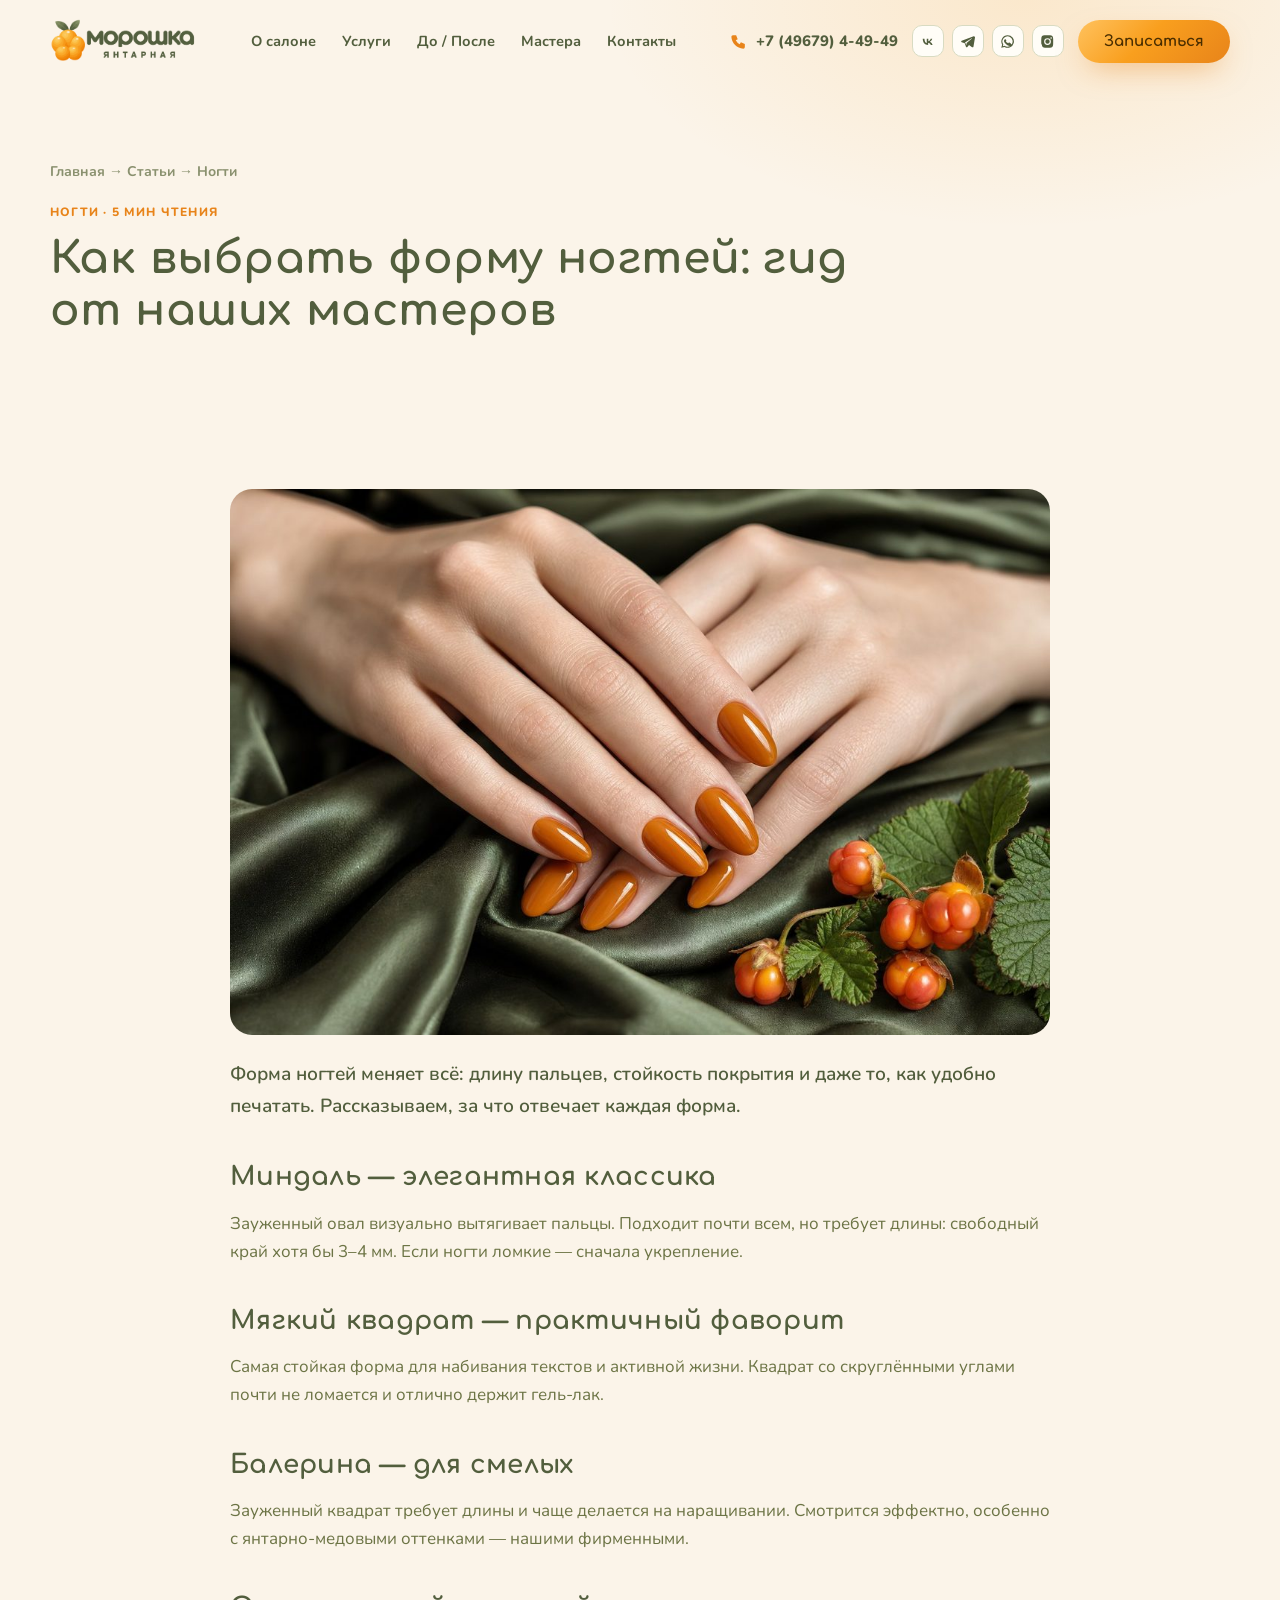
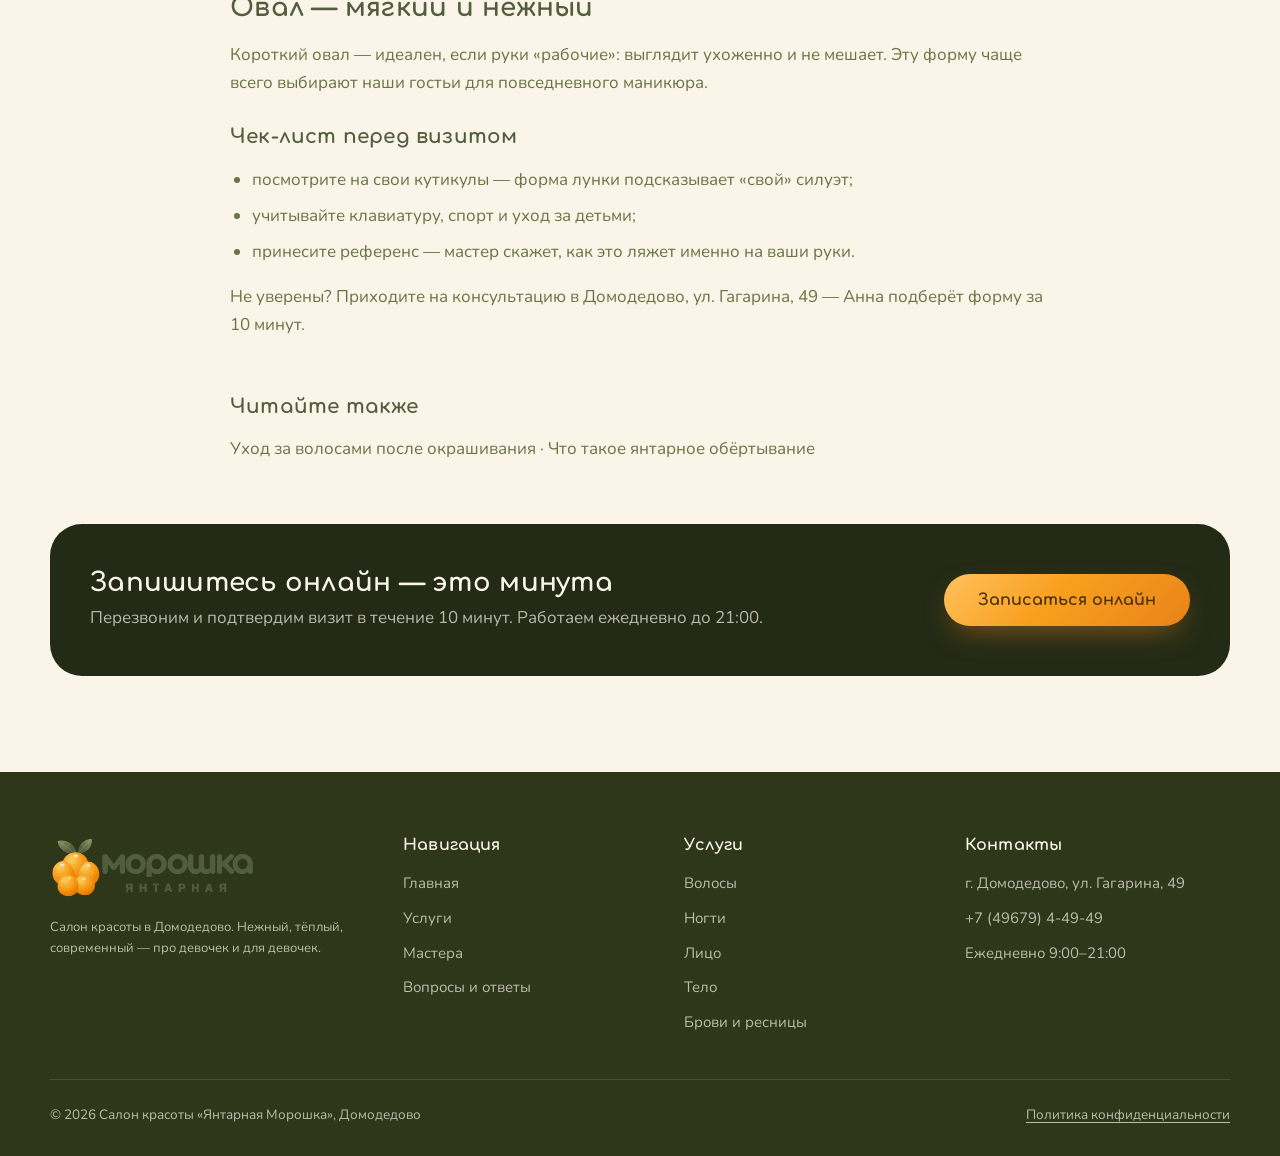
<file: blog/forma-nogtey.html>
<!DOCTYPE html>
<html lang="ru">
<head>
  <meta charset="UTF-8">
  <meta name="viewport" content="width=device-width, initial-scale=1.0">
  <title>Как выбрать форму ногтей: гид от мастеров «Янтарной Морошки»</title>
  <meta name="description" content="Миндаль, квадрат, балерина или овал? Объясняем, как подобрать форму ногтей под строение пальцев и образ жизни. Советы мастеров салона в Домодедово.">
  <meta name="theme-color" content="#FBF4E9">
  <link rel="icon" type="image/png" href="../assets/img/favicon.png">
  <link rel="preconnect" href="https://fonts.googleapis.com">
  <link rel="preconnect" href="https://fonts.gstatic.com" crossorigin>
  <link href="https://fonts.googleapis.com/css2?family=Comfortaa:wght@500;600;700&family=Nunito:ital,wght@0,400;0,600;0,700;0,800;1,400&family=Caveat:wght@600&display=swap" rel="stylesheet">
  <link rel="stylesheet" href="../assets/css/style.css?v=14">
</head>
<body>

  <header class="header is-scrolled">
    <div class="container header__inner">
      <a href="../index.html" class="header__logo" aria-label="Янтарная Морошка — на главную">
        <img src="../assets/img/logo.png" alt="Логотип салона красоты «Янтарная Морошка»" width="160" height="49">
      </a>
      <nav class="nav" aria-label="Основная навигация">
        <ul class="nav__list">
          <li><a class="nav__link" href="../index.html#about">О салоне</a></li>
          <li><a class="nav__link" href="../index.html#services">Услуги</a></li>
          <li><a class="nav__link" href="../index.html#results">До / После</a></li>
          <li><a class="nav__link" href="../index.html#masters">Мастера</a></li>
          <li><a class="nav__link" href="../index.html#contacts">Контакты</a></li>
        </ul>
      </nav>
      <div class="header__right">
        <a class="header__phone" href="tel:+74967944949" aria-label="Позвонить в салон">
          <svg viewBox="0 0 24 24"><path d="M5 4h4l2 5-2.5 1.5a12 12 0 0 0 5 5L15 13l5 2v4a2 2 0 0 1-2 2A16 16 0 0 1 3 6a2 2 0 0 1 2-2Z"/></svg>
          <span>+7 (49679) 4-49-49</span>
        </a>
        <div class="header__socials">
          <a class="header__soc" href="https://vk.com/" target="_blank" rel="noopener noreferrer" aria-label="ВКонтакте"><svg viewBox="0 0 24 24"><path d="M13 17.5c-5.4 0-8.5-3.7-8.6-9.9h2.7c.1 4.6 2.1 6.5 3.7 6.9V7.6h2.5v4c1.6-.2 3.2-2 3.8-4h2.5a8 8 0 0 1-3.7 4.9 8.3 8.3 0 0 1 4.3 5h-2.8a5.3 5.3 0 0 0-4.4-3.7v3.7Z"/></svg></a>
          <a class="header__soc" href="https://t.me/" target="_blank" rel="noopener noreferrer" aria-label="Telegram"><svg viewBox="0 0 24 24"><path d="M21.9 3.4 2.7 10.9c-1.1.4-1 1.9.1 2.2l4.8 1.5 1.9 5.8c.4 1 1.6 1.2 2.3.3l2.6-3.2 4.9 3.6c.9.6 2 .1 2.2-.9L24 5.6c.2-1.2-1-2.2-2.1-2.2ZM8 13.7l10.8-6.8c.3-.2.6.2.3.4l-8.5 7-.3 3.4-2.3-4Z"/></svg></a>
          <a class="header__soc" href="https://wa.me/74967944949" target="_blank" rel="noopener noreferrer" aria-label="WhatsApp"><svg viewBox="0 0 24 24"><path d="M12 2a10 10 0 0 0-8.6 15L2 22l5.2-1.4A10 10 0 1 0 12 2Zm0 18.2a8.2 8.2 0 0 1-4.2-1.1l-.3-.2-3 .8.8-3-.2-.3A8.2 8.2 0 1 1 12 20.2Zm4.5-5.9c-.2-.1-1.4-.7-1.7-.8s-.4-.1-.6.1-.6.8-.8 1a3.4 3.4 0 0 1-1.6-.5 6.2 6.2 0 0 1-2.3-2c-.2-.3 0-.4.1-.6l.4-.5a1.9 1.9 0 0 0 .1-.5 5.6 5.6 0 0 0-.8-1.9c-.2-.3-.5-.3-.6-.3h-.5a1.1 1.1 0 0 0-.8.4A3.3 3.3 0 0 0 6.4 11a5.7 5.7 0 0 0 1.2 3 13 13 0 0 0 5 4.4c1.9.8 2.6.8 3.5.7a3 3 0 0 0 2-1.4 2.5 2.5 0 0 0 .2-1.4c-.1-.1-.3-.2-.5-.3Z"/></svg></a>
          <a class="header__soc" href="https://instagram.com/" target="_blank" rel="noopener noreferrer" aria-label="Instagram"><svg viewBox="0 0 24 24"><path d="M12 2c2.7 0 3 0 4.1.1 3 .1 4.8 1.7 4.9 4.9.1 1.1.1 1.4.1 5s0 3.9-.1 5c-.1 3.2-1.9 4.8-4.9 4.9-1.1.1-1.4.1-4.1.1s-3 0-4.1-.1c-3-.1-4.8-1.7-4.9-4.9C2 15.9 2 15.6 2 12s0-3.9.1-5C2.2 3.8 3.9 2.2 6.9 2.1 8 2 8.3 2 12 2Zm0 4.6a5.4 5.4 0 1 0 5.4 5.4A5.4 5.4 0 0 0 12 6.6Zm0 8.9a3.5 3.5 0 1 1 3.5-3.5 3.5 3.5 0 0 1-3.5 3.5ZM17.8 5a1.3 1.3 0 1 0 1.3 1.3A1.3 1.3 0 0 0 17.8 5Z"/></svg></a>
        </div>
        <button class="btn btn--amber btn--sm header__cta" data-book>Записаться</button>
      </div>
      <button class="burger" aria-label="Меню" aria-expanded="false"><span></span></button>
    </div>
  </header>
  <div class="mobile-menu">
    <a href="../index.html">Главная</a>
    <a href="../index.html#services">Услуги</a>
    <a href="../index.html#masters">Мастера</a>
    <a href="../index.html#contacts">Контакты</a>
    <a href="#" data-book>Записаться онлайн</a>
  </div>

  <main>
    <section class="page-hero">
      <div class="container">
        <div class="breadcrumbs"><a href="../index.html">Главная</a> → <a href="../index.html#blog">Статьи</a> → Ногти</div>
        <div class="post-card__cat" style="margin-bottom:10px">Ногти · 5 мин чтения</div>
        <h1>Как выбрать форму ногтей: гид от наших мастеров</h1>
      </div>
    </section>
    <section class="section" style="padding-top:40px">
      <div class="container prose">
        <img src="../assets/img/after-nails.jpg" alt="Миндальная форма ногтей с янтарным покрытием гель-лак" loading="lazy">
        
        <p class="lead">Форма ногтей меняет всё: длину пальцев, стойкость покрытия и даже то, как удобно печатать. Рассказываем, за что отвечает каждая форма.</p>
        <h2>Миндаль — элегантная классика</h2>
        <p>Зауженный овал визуально вытягивает пальцы. Подходит почти всем, но требует длины: свободный край хотя бы 3–4 мм. Если ногти ломкие — сначала укрепление.</p>
        <h2>Мягкий квадрат — практичный фаворит</h2>
        <p>Самая стойкая форма для набивания текстов и активной жизни. Квадрат со скруглёнными углами почти не ломается и отлично держит гель-лак.</p>
        <h2>Балерина — для смелых</h2>
        <p>Зауженный квадрат требует длины и чаще делается на наращивании. Смотрится эффектно, особенно с янтарно-медовыми оттенками — нашими фирменными.</p>
        <h2>Овал — мягкий и нежный</h2>
        <p>Короткий овал — идеален, если руки «рабочие»: выглядит ухоженно и не мешает. Эту форму чаще всего выбирают наши гостьи для повседневного маникюра.</p>
        <h3>Чек-лист перед визитом</h3>
        <ul>
          <li>посмотрите на свои кутикулы — форма лунки подсказывает «свой» силуэт;</li>
          <li>учитывайте клавиатуру, спорт и уход за детьми;</li>
          <li>принесите референс — мастер скажет, как это ляжет именно на ваши руки.</li>
        </ul>
        <p>Не уверены? Приходите на консультацию в Домодедово, ул. Гагарина, 49 — Анна подберёт форму за 10 минут.</p>
        <div class="read-also">
          <h3>Читайте также</h3>
          <p><a href='uhod-posle-okrashivaniya.html'>Уход за волосами после окрашивания</a> · <a href='yantarnoe-obertyvanie.html'>Что такое янтарное обёртывание</a></p>
        </div>
      </div>
      <div class="container">
      <div class="cta-band">
        <div>
          <h2>Запишитесь онлайн — это минута</h2>
          <p>Перезвоним и подтвердим визит в течение 10 минут. Работаем ежедневно до 21:00.</p>
        </div>
        <button class="btn btn--amber" data-book>Записаться онлайн</button>
      </div>

      </div>
    </section>
  </main>

  <footer class="footer">
    <div class="container">
      <div class="footer__grid">
        <div>
          <img class="footer__logo" src="../assets/img/logo.png" alt="«Янтарная Морошка» — логотип">
          <p class="footer__note">Салон красоты в Домодедово. Нежный, тёплый, современный — про девочек и для девочек.</p>
        </div>
        <div>
          <h4>Навигация</h4>
          <ul class="footer__links">
            <li><a href="../index.html">Главная</a></li>
            <li><a href="../index.html#services">Услуги</a></li>
            <li><a href="../index.html#masters">Мастера</a></li>
            <li><a href="../index.html#faq">Вопросы и ответы</a></li>
          </ul>
        </div>
        <div>
          <h4>Услуги</h4>
          <ul class="footer__links">
            <li><a href="volosy.html">Волосы</a></li>
            <li><a href="nogti.html">Ногти</a></li>
            <li><a href="litso.html">Лицо</a></li>
            <li><a href="telo.html">Тело</a></li>
            <li><a href="brovi.html">Брови и ресницы</a></li>
          </ul>
        </div>
        <div>
          <h4>Контакты</h4>
          <ul class="footer__links">
            <li>г. Домодедово, ул. Гагарина, 49</li>
            <li><a href="tel:+74967944949">+7 (49679) 4-49-49</a></li>
            <li>Ежедневно 9:00–21:00</li>
          </ul>
        </div>
      </div>
      <div class="footer__bottom">
        <span>© 2026 Салон красоты «Янтарная Морошка», Домодедово</span>
        <a href="#" data-privacy>Политика конфиденциальности</a>
      </div>
    </div>
  </footer>

  <button class="btn btn--amber sticky-cta" data-book>Записаться онлайн</button>

  <div class="modal" id="booking-modal" role="dialog" aria-modal="true" aria-labelledby="bm-title">
    <div class="modal__card">
      <img class="modal__logo" src="../assets/img/logo.png" alt="Салон красоты «Янтарная Морошка»">
      <button class="modal__close" aria-label="Закрыть">✕</button>
      <h3 id="bm-title">Онлайн-запись</h3>
      <p class="modal__sub">Заполните форму — перезвоним и подтвердим визит в течение 10 минут</p>
      <form class="form" id="booking-form" novalidate>
        <div class="field">
          <label for="f-name">Ваше имя</label>
          <input type="text" id="f-name" name="name" placeholder="Например, Мария" autocomplete="name">
          <span class="field__err">Подскажите, как к вам обращаться</span>
        </div>
        <div class="field">
          <label for="f-phone">Телефон</label>
          <input type="tel" id="f-phone" name="phone" placeholder="+7 (___) ___-__-__" autocomplete="tel" inputmode="tel">
          <span class="field__err">Введите номер полностью</span>
        </div>
        <div class="field">
          <label for="f-service">Услуга</label>
          <select id="f-service" name="service">
            <option value="">Выберите услугу…</option>
            <option value="волосы">Волосы — стрижка, окрашивание, уход</option>
            <option value="ногти">Ногти — маникюр, педикюр</option>
            <option value="лицо">Лицо — чистка, пилинг, массаж</option>
            <option value="тело">Тело — массаж, обёртывание, депиляция</option>
            <option value="брови">Брови и ресницы</option>
            <option value="консультация">Пока не знаю — нужна консультация</option>
          </select>
          <span class="field__err">Выберите услугу</span>
        </div>
        <div class="form__row">
          <div class="field">
            <label for="f-date">Желаемая дата</label>
            <input type="date" id="f-date" name="date">
          </div>
          <div class="field">
            <label for="f-time">Время</label>
            <input type="time" id="f-time" name="time" min="09:00" max="21:00">
          </div>
        </div>
        <div class="field">
          <label for="f-comment">Комментарий <span style="font-weight:400;color:var(--sage-soft)">(необязательно)</span></label>
          <textarea id="f-comment" name="comment" placeholder="Например, хочу к мастеру Анне"></textarea>
        </div>
        <button class="btn btn--amber" type="submit" style="width:100%">Записаться онлайн</button>
        <p class="form__agree">Нажимая кнопку, вы соглашаетесь с <button type="button" data-privacy>политикой конфиденциальности</button></p>
      </form>
      <div class="form-success">
        <div class="form-success__check">✓</div>
        <h4>Спасибо, заявка отправлена!</h4>
        <p>Мы свяжемся с вами для подтверждения записи.<br>Обычно перезваниваем в течение 10 минут.</p>
        <button class="btn btn--dark btn--sm" onclick="this.closest('.modal').classList.remove('is-open');document.body.style.overflow=''">Хорошо, жду</button>
      </div>
    </div>
  </div>

  <div class="modal" id="privacy-modal" role="dialog" aria-modal="true" aria-label="Политика конфиденциальности">
    <div class="modal__card">
      <button class="modal__close" aria-label="Закрыть">✕</button>
      <h3>Политика конфиденциальности</h3>
      <div style="color:var(--sage-2);font-size:14.5px">
        <p>Отправляя форму на сайте, вы даёте согласие на обработку персональных данных (имя, телефон) в соответствии с ФЗ-152 «О персональных данных».</p>
        <p>Данные используются исключительно для связи с вами и подтверждения записи и не передаются третьим лицам.</p>
        <p>Вы можете отозвать согласие в любой момент, направив запрос на privet@moroshka49.ru.</p>
      </div>
    </div>
  </div>

  <script src="../assets/js/main.js?v=14"></script>
</body>
</html>
</file>
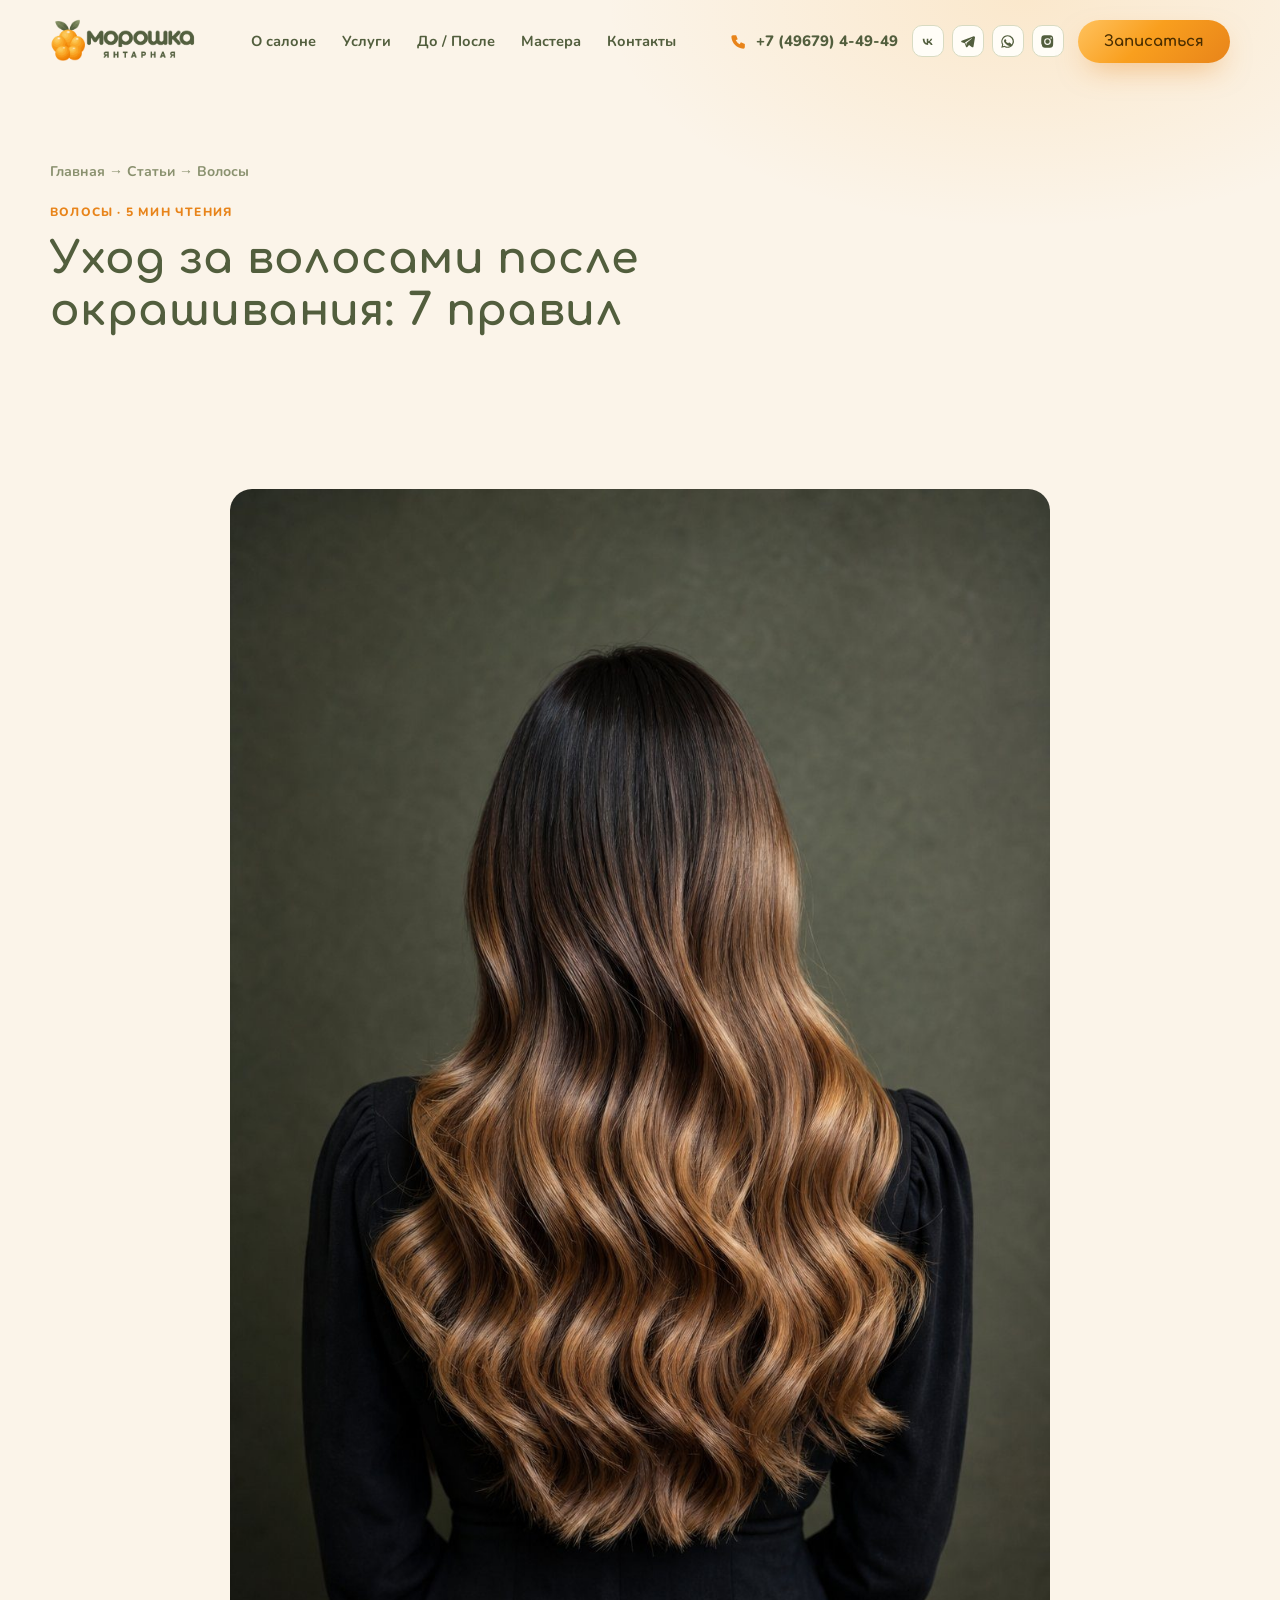
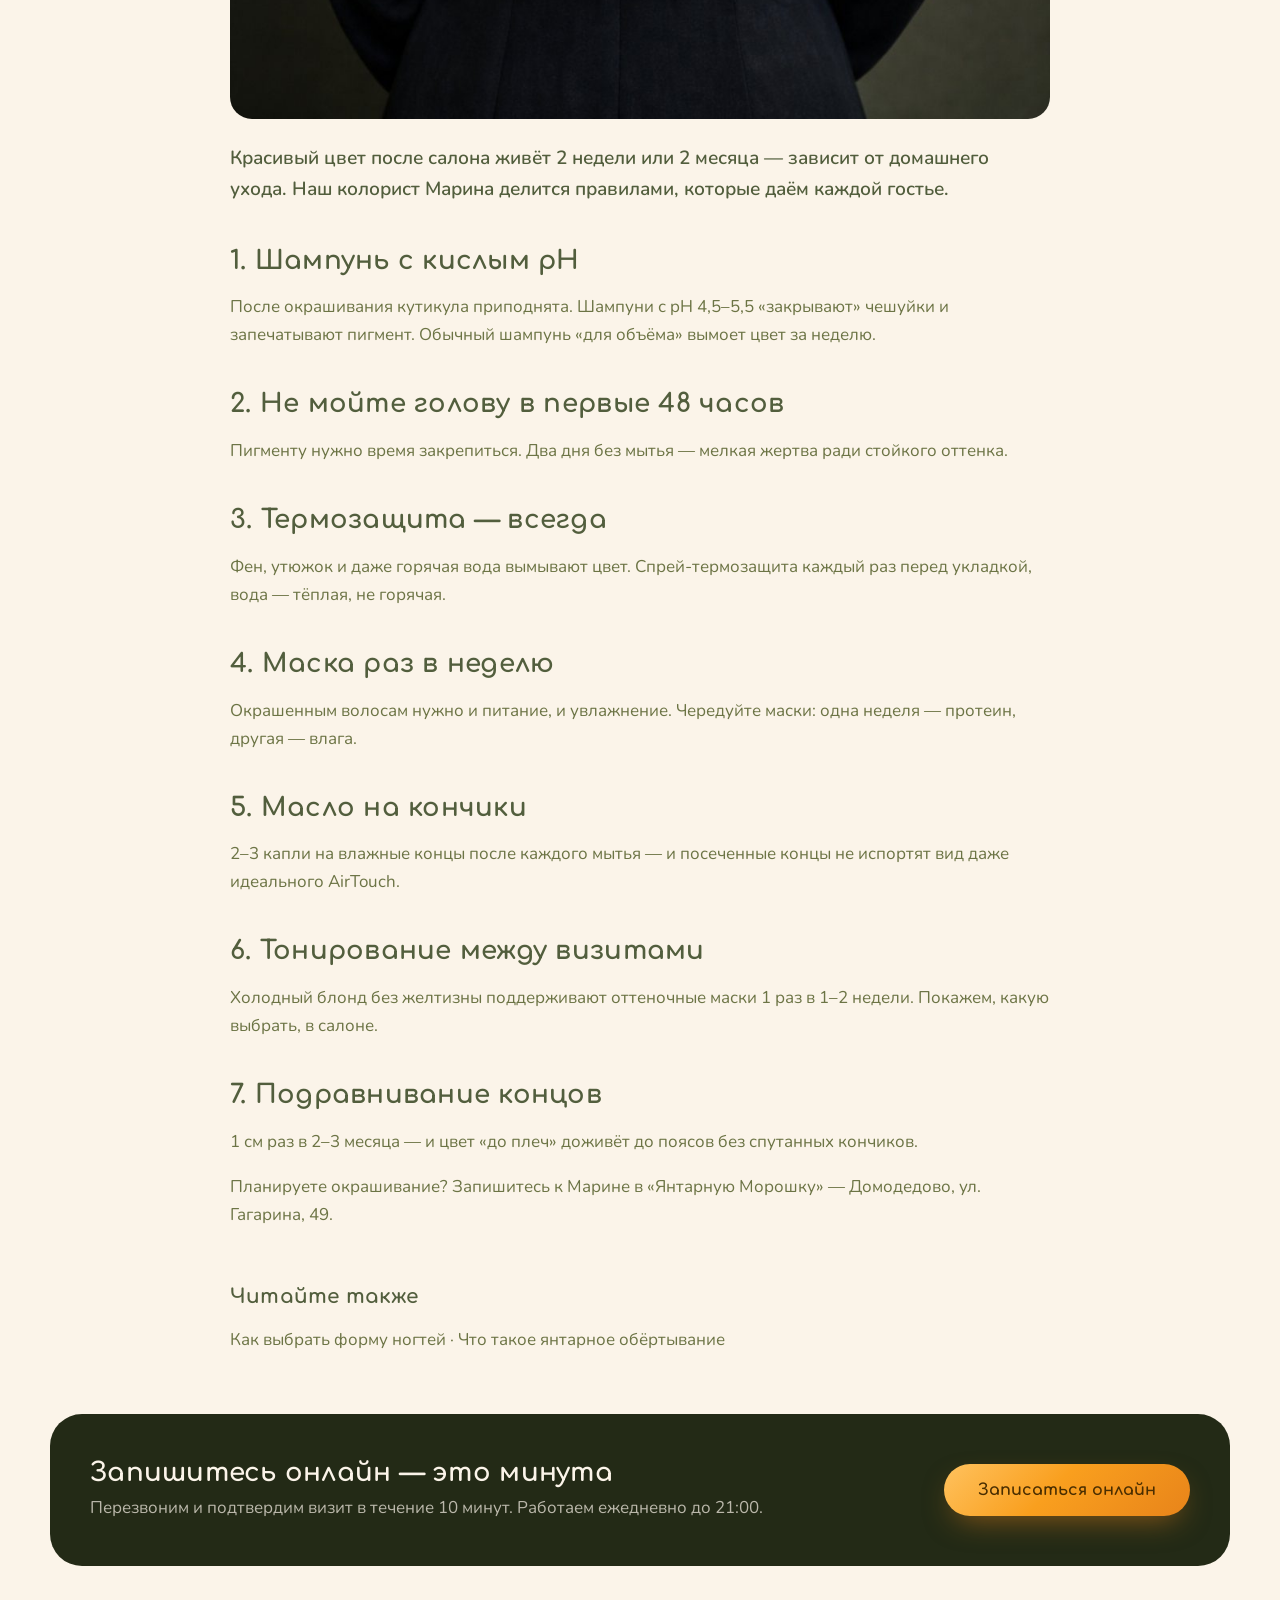
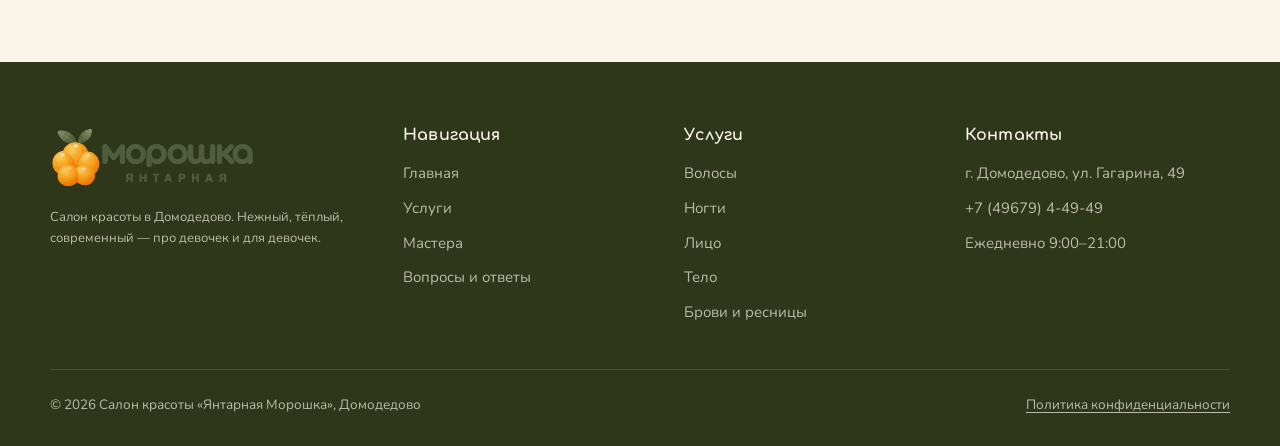
<file: blog/uhod-posle-okrashivaniya.html>
<!DOCTYPE html>
<html lang="ru">
<head>
  <meta charset="UTF-8">
  <meta name="viewport" content="width=device-width, initial-scale=1.0">
  <title>Уход за волосами после окрашивания: 7 правил от колориста — «Янтарная Морошка»</title>
  <meta name="description" content="Как сохранить цвет и блеск после окрашивания: шампунь с pH 4.5, термозащита и ещё 5 правил. Памятка колориста салона «Янтарная Морошка», Домодедово.">
  <meta name="theme-color" content="#FBF4E9">
  <link rel="icon" type="image/png" href="../assets/img/favicon.png">
  <link rel="preconnect" href="https://fonts.googleapis.com">
  <link rel="preconnect" href="https://fonts.gstatic.com" crossorigin>
  <link href="https://fonts.googleapis.com/css2?family=Comfortaa:wght@500;600;700&family=Nunito:ital,wght@0,400;0,600;0,700;0,800;1,400&family=Caveat:wght@600&display=swap" rel="stylesheet">
  <link rel="stylesheet" href="../assets/css/style.css?v=14">
</head>
<body>

  <header class="header is-scrolled">
    <div class="container header__inner">
      <a href="../index.html" class="header__logo" aria-label="Янтарная Морошка — на главную">
        <img src="../assets/img/logo.png" alt="Логотип салона красоты «Янтарная Морошка»" width="160" height="49">
      </a>
      <nav class="nav" aria-label="Основная навигация">
        <ul class="nav__list">
          <li><a class="nav__link" href="../index.html#about">О салоне</a></li>
          <li><a class="nav__link" href="../index.html#services">Услуги</a></li>
          <li><a class="nav__link" href="../index.html#results">До / После</a></li>
          <li><a class="nav__link" href="../index.html#masters">Мастера</a></li>
          <li><a class="nav__link" href="../index.html#contacts">Контакты</a></li>
        </ul>
      </nav>
      <div class="header__right">
        <a class="header__phone" href="tel:+74967944949" aria-label="Позвонить в салон">
          <svg viewBox="0 0 24 24"><path d="M5 4h4l2 5-2.5 1.5a12 12 0 0 0 5 5L15 13l5 2v4a2 2 0 0 1-2 2A16 16 0 0 1 3 6a2 2 0 0 1 2-2Z"/></svg>
          <span>+7 (49679) 4-49-49</span>
        </a>
        <div class="header__socials">
          <a class="header__soc" href="https://vk.com/" target="_blank" rel="noopener noreferrer" aria-label="ВКонтакте"><svg viewBox="0 0 24 24"><path d="M13 17.5c-5.4 0-8.5-3.7-8.6-9.9h2.7c.1 4.6 2.1 6.5 3.7 6.9V7.6h2.5v4c1.6-.2 3.2-2 3.8-4h2.5a8 8 0 0 1-3.7 4.9 8.3 8.3 0 0 1 4.3 5h-2.8a5.3 5.3 0 0 0-4.4-3.7v3.7Z"/></svg></a>
          <a class="header__soc" href="https://t.me/" target="_blank" rel="noopener noreferrer" aria-label="Telegram"><svg viewBox="0 0 24 24"><path d="M21.9 3.4 2.7 10.9c-1.1.4-1 1.9.1 2.2l4.8 1.5 1.9 5.8c.4 1 1.6 1.2 2.3.3l2.6-3.2 4.9 3.6c.9.6 2 .1 2.2-.9L24 5.6c.2-1.2-1-2.2-2.1-2.2ZM8 13.7l10.8-6.8c.3-.2.6.2.3.4l-8.5 7-.3 3.4-2.3-4Z"/></svg></a>
          <a class="header__soc" href="https://wa.me/74967944949" target="_blank" rel="noopener noreferrer" aria-label="WhatsApp"><svg viewBox="0 0 24 24"><path d="M12 2a10 10 0 0 0-8.6 15L2 22l5.2-1.4A10 10 0 1 0 12 2Zm0 18.2a8.2 8.2 0 0 1-4.2-1.1l-.3-.2-3 .8.8-3-.2-.3A8.2 8.2 0 1 1 12 20.2Zm4.5-5.9c-.2-.1-1.4-.7-1.7-.8s-.4-.1-.6.1-.6.8-.8 1a3.4 3.4 0 0 1-1.6-.5 6.2 6.2 0 0 1-2.3-2c-.2-.3 0-.4.1-.6l.4-.5a1.9 1.9 0 0 0 .1-.5 5.6 5.6 0 0 0-.8-1.9c-.2-.3-.5-.3-.6-.3h-.5a1.1 1.1 0 0 0-.8.4A3.3 3.3 0 0 0 6.4 11a5.7 5.7 0 0 0 1.2 3 13 13 0 0 0 5 4.4c1.9.8 2.6.8 3.5.7a3 3 0 0 0 2-1.4 2.5 2.5 0 0 0 .2-1.4c-.1-.1-.3-.2-.5-.3Z"/></svg></a>
          <a class="header__soc" href="https://instagram.com/" target="_blank" rel="noopener noreferrer" aria-label="Instagram"><svg viewBox="0 0 24 24"><path d="M12 2c2.7 0 3 0 4.1.1 3 .1 4.8 1.7 4.9 4.9.1 1.1.1 1.4.1 5s0 3.9-.1 5c-.1 3.2-1.9 4.8-4.9 4.9-1.1.1-1.4.1-4.1.1s-3 0-4.1-.1c-3-.1-4.8-1.7-4.9-4.9C2 15.9 2 15.6 2 12s0-3.9.1-5C2.2 3.8 3.9 2.2 6.9 2.1 8 2 8.3 2 12 2Zm0 4.6a5.4 5.4 0 1 0 5.4 5.4A5.4 5.4 0 0 0 12 6.6Zm0 8.9a3.5 3.5 0 1 1 3.5-3.5 3.5 3.5 0 0 1-3.5 3.5ZM17.8 5a1.3 1.3 0 1 0 1.3 1.3A1.3 1.3 0 0 0 17.8 5Z"/></svg></a>
        </div>
        <button class="btn btn--amber btn--sm header__cta" data-book>Записаться</button>
      </div>
      <button class="burger" aria-label="Меню" aria-expanded="false"><span></span></button>
    </div>
  </header>
  <div class="mobile-menu">
    <a href="../index.html">Главная</a>
    <a href="../index.html#services">Услуги</a>
    <a href="../index.html#masters">Мастера</a>
    <a href="../index.html#contacts">Контакты</a>
    <a href="#" data-book>Записаться онлайн</a>
  </div>

  <main>
    <section class="page-hero">
      <div class="container">
        <div class="breadcrumbs"><a href="../index.html">Главная</a> → <a href="../index.html#blog">Статьи</a> → Волосы</div>
        <div class="post-card__cat" style="margin-bottom:10px">Волосы · 5 мин чтения</div>
        <h1>Уход за волосами после окрашивания: 7 правил</h1>
      </div>
    </section>
    <section class="section" style="padding-top:40px">
      <div class="container prose">
        <img src="../assets/img/after-hair.jpg" alt="Глянцевые волосы карамельного оттенка после окрашивания" loading="lazy">
        
        <p class="lead">Красивый цвет после салона живёт 2 недели или 2 месяца — зависит от домашнего ухода. Наш колорист Марина делится правилами, которые даём каждой гостье.</p>
        <h2>1. Шампунь с кислым pH</h2>
        <p>После окрашивания кутикула приподнята. Шампуни с pH 4,5–5,5 «закрывают» чешуйки и запечатывают пигмент. Обычный шампунь «для объёма» вымоет цвет за неделю.</p>
        <h2>2. Не мойте голову в первые 48 часов</h2>
        <p>Пигменту нужно время закрепиться. Два дня без мытья — мелкая жертва ради стойкого оттенка.</p>
        <h2>3. Термозащита — всегда</h2>
        <p>Фен, утюжок и даже горячая вода вымывают цвет. Спрей-термозащита каждый раз перед укладкой, вода — тёплая, не горячая.</p>
        <h2>4. Маска раз в неделю</h2>
        <p>Окрашенным волосам нужно и питание, и увлажнение. Чередуйте маски: одна неделя — протеин, другая — влага.</p>
        <h2>5. Масло на кончики</h2>
        <p>2–3 капли на влажные концы после каждого мытья — и посеченные концы не испортят вид даже идеального AirTouch.</p>
        <h2>6. Тонирование между визитами</h2>
        <p>Холодный блонд без желтизны поддерживают оттеночные маски 1 раз в 1–2 недели. Покажем, какую выбрать, в салоне.</p>
        <h2>7. Подравнивание концов</h2>
        <p>1 см раз в 2–3 месяца — и цвет «до плеч» доживёт до поясов без спутанных кончиков.</p>
        <p>Планируете окрашивание? Запишитесь к Марине в «Янтарную Морошку» — Домодедово, ул. Гагарина, 49.</p>
        <div class="read-also">
          <h3>Читайте также</h3>
          <p><a href='forma-nogtey.html'>Как выбрать форму ногтей</a> · <a href='yantarnoe-obertyvanie.html'>Что такое янтарное обёртывание</a></p>
        </div>
      </div>
      <div class="container">
      <div class="cta-band">
        <div>
          <h2>Запишитесь онлайн — это минута</h2>
          <p>Перезвоним и подтвердим визит в течение 10 минут. Работаем ежедневно до 21:00.</p>
        </div>
        <button class="btn btn--amber" data-book>Записаться онлайн</button>
      </div>

      </div>
    </section>
  </main>

  <footer class="footer">
    <div class="container">
      <div class="footer__grid">
        <div>
          <img class="footer__logo" src="../assets/img/logo.png" alt="«Янтарная Морошка» — логотип">
          <p class="footer__note">Салон красоты в Домодедово. Нежный, тёплый, современный — про девочек и для девочек.</p>
        </div>
        <div>
          <h4>Навигация</h4>
          <ul class="footer__links">
            <li><a href="../index.html">Главная</a></li>
            <li><a href="../index.html#services">Услуги</a></li>
            <li><a href="../index.html#masters">Мастера</a></li>
            <li><a href="../index.html#faq">Вопросы и ответы</a></li>
          </ul>
        </div>
        <div>
          <h4>Услуги</h4>
          <ul class="footer__links">
            <li><a href="volosy.html">Волосы</a></li>
            <li><a href="nogti.html">Ногти</a></li>
            <li><a href="litso.html">Лицо</a></li>
            <li><a href="telo.html">Тело</a></li>
            <li><a href="brovi.html">Брови и ресницы</a></li>
          </ul>
        </div>
        <div>
          <h4>Контакты</h4>
          <ul class="footer__links">
            <li>г. Домодедово, ул. Гагарина, 49</li>
            <li><a href="tel:+74967944949">+7 (49679) 4-49-49</a></li>
            <li>Ежедневно 9:00–21:00</li>
          </ul>
        </div>
      </div>
      <div class="footer__bottom">
        <span>© 2026 Салон красоты «Янтарная Морошка», Домодедово</span>
        <a href="#" data-privacy>Политика конфиденциальности</a>
      </div>
    </div>
  </footer>

  <button class="btn btn--amber sticky-cta" data-book>Записаться онлайн</button>

  <div class="modal" id="booking-modal" role="dialog" aria-modal="true" aria-labelledby="bm-title">
    <div class="modal__card">
      <img class="modal__logo" src="../assets/img/logo.png" alt="Салон красоты «Янтарная Морошка»">
      <button class="modal__close" aria-label="Закрыть">✕</button>
      <h3 id="bm-title">Онлайн-запись</h3>
      <p class="modal__sub">Заполните форму — перезвоним и подтвердим визит в течение 10 минут</p>
      <form class="form" id="booking-form" novalidate>
        <div class="field">
          <label for="f-name">Ваше имя</label>
          <input type="text" id="f-name" name="name" placeholder="Например, Мария" autocomplete="name">
          <span class="field__err">Подскажите, как к вам обращаться</span>
        </div>
        <div class="field">
          <label for="f-phone">Телефон</label>
          <input type="tel" id="f-phone" name="phone" placeholder="+7 (___) ___-__-__" autocomplete="tel" inputmode="tel">
          <span class="field__err">Введите номер полностью</span>
        </div>
        <div class="field">
          <label for="f-service">Услуга</label>
          <select id="f-service" name="service">
            <option value="">Выберите услугу…</option>
            <option value="волосы">Волосы — стрижка, окрашивание, уход</option>
            <option value="ногти">Ногти — маникюр, педикюр</option>
            <option value="лицо">Лицо — чистка, пилинг, массаж</option>
            <option value="тело">Тело — массаж, обёртывание, депиляция</option>
            <option value="брови">Брови и ресницы</option>
            <option value="консультация">Пока не знаю — нужна консультация</option>
          </select>
          <span class="field__err">Выберите услугу</span>
        </div>
        <div class="form__row">
          <div class="field">
            <label for="f-date">Желаемая дата</label>
            <input type="date" id="f-date" name="date">
          </div>
          <div class="field">
            <label for="f-time">Время</label>
            <input type="time" id="f-time" name="time" min="09:00" max="21:00">
          </div>
        </div>
        <div class="field">
          <label for="f-comment">Комментарий <span style="font-weight:400;color:var(--sage-soft)">(необязательно)</span></label>
          <textarea id="f-comment" name="comment" placeholder="Например, хочу к мастеру Анне"></textarea>
        </div>
        <button class="btn btn--amber" type="submit" style="width:100%">Записаться онлайн</button>
        <p class="form__agree">Нажимая кнопку, вы соглашаетесь с <button type="button" data-privacy>политикой конфиденциальности</button></p>
      </form>
      <div class="form-success">
        <div class="form-success__check">✓</div>
        <h4>Спасибо, заявка отправлена!</h4>
        <p>Мы свяжемся с вами для подтверждения записи.<br>Обычно перезваниваем в течение 10 минут.</p>
        <button class="btn btn--dark btn--sm" onclick="this.closest('.modal').classList.remove('is-open');document.body.style.overflow=''">Хорошо, жду</button>
      </div>
    </div>
  </div>

  <div class="modal" id="privacy-modal" role="dialog" aria-modal="true" aria-label="Политика конфиденциальности">
    <div class="modal__card">
      <button class="modal__close" aria-label="Закрыть">✕</button>
      <h3>Политика конфиденциальности</h3>
      <div style="color:var(--sage-2);font-size:14.5px">
        <p>Отправляя форму на сайте, вы даёте согласие на обработку персональных данных (имя, телефон) в соответствии с ФЗ-152 «О персональных данных».</p>
        <p>Данные используются исключительно для связи с вами и подтверждения записи и не передаются третьим лицам.</p>
        <p>Вы можете отозвать согласие в любой момент, направив запрос на privet@moroshka49.ru.</p>
      </div>
    </div>
  </div>

  <script src="../assets/js/main.js?v=14"></script>
</body>
</html>
</file>
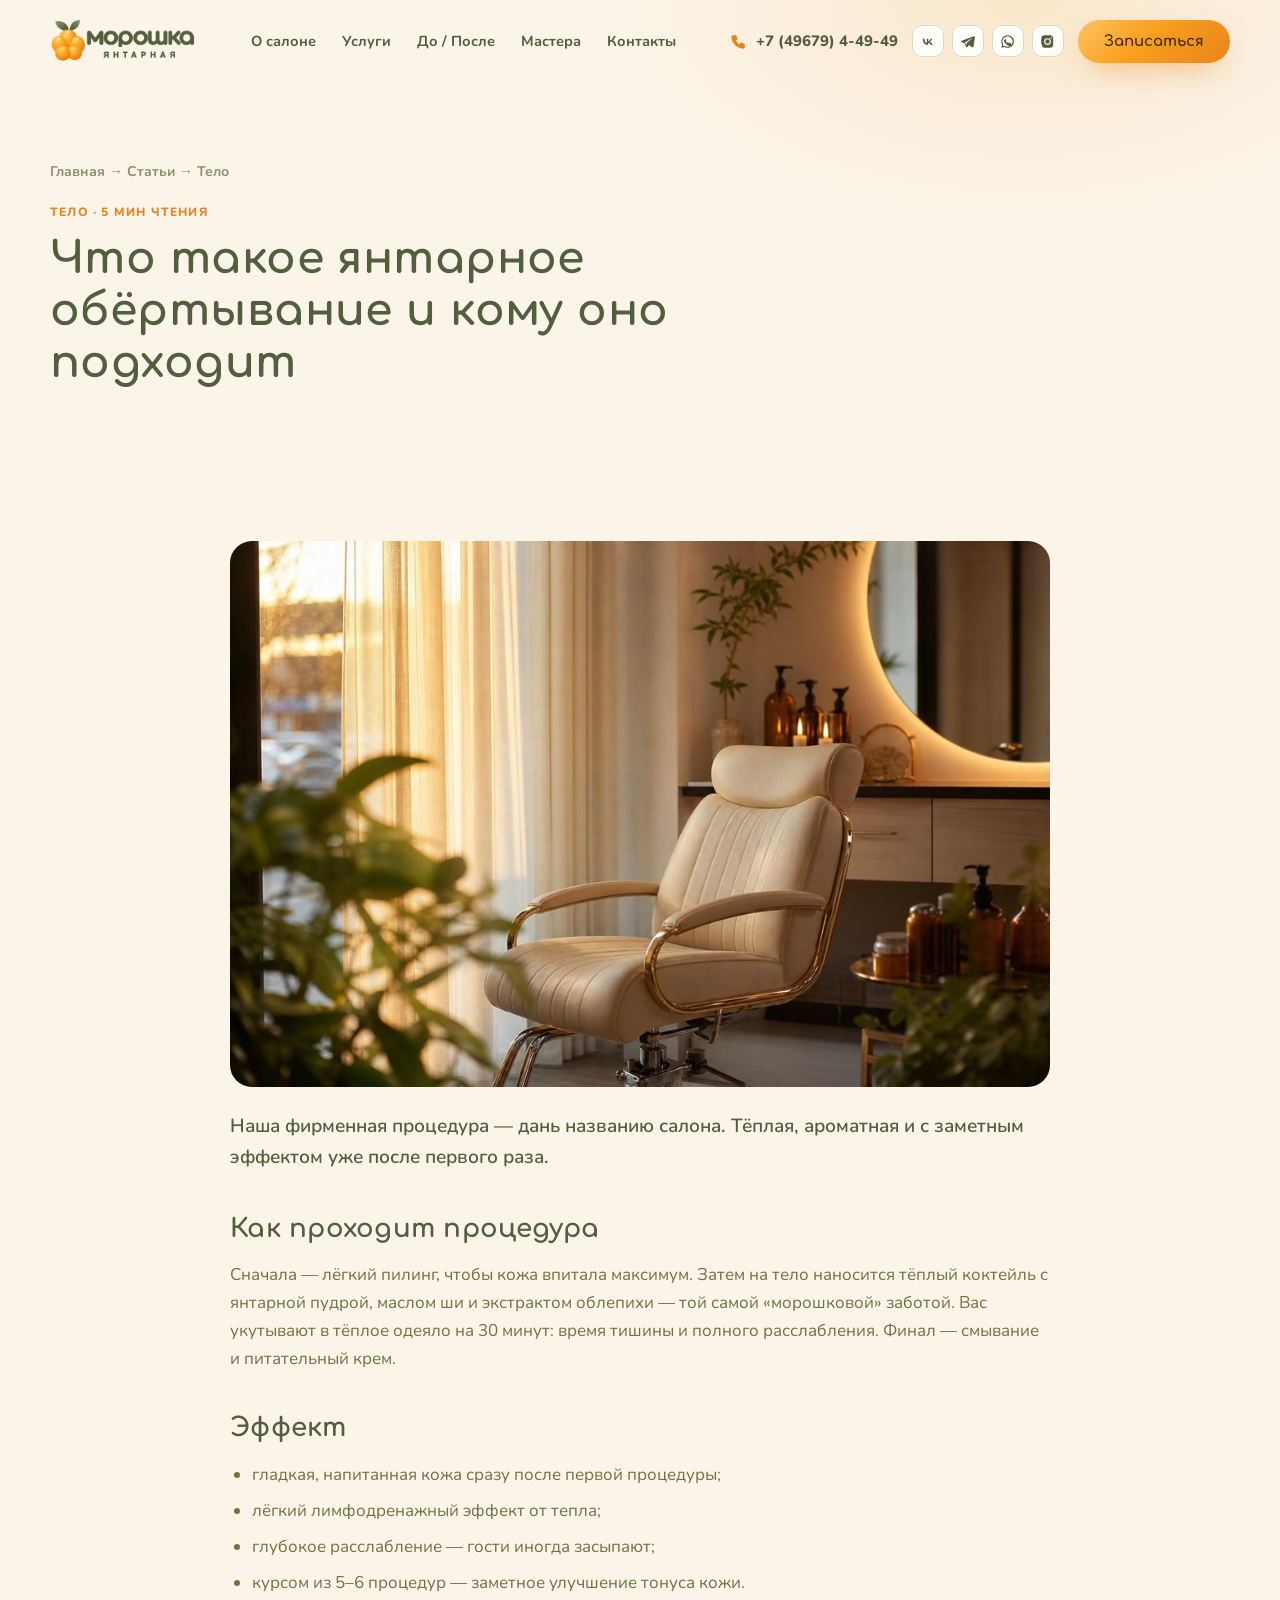
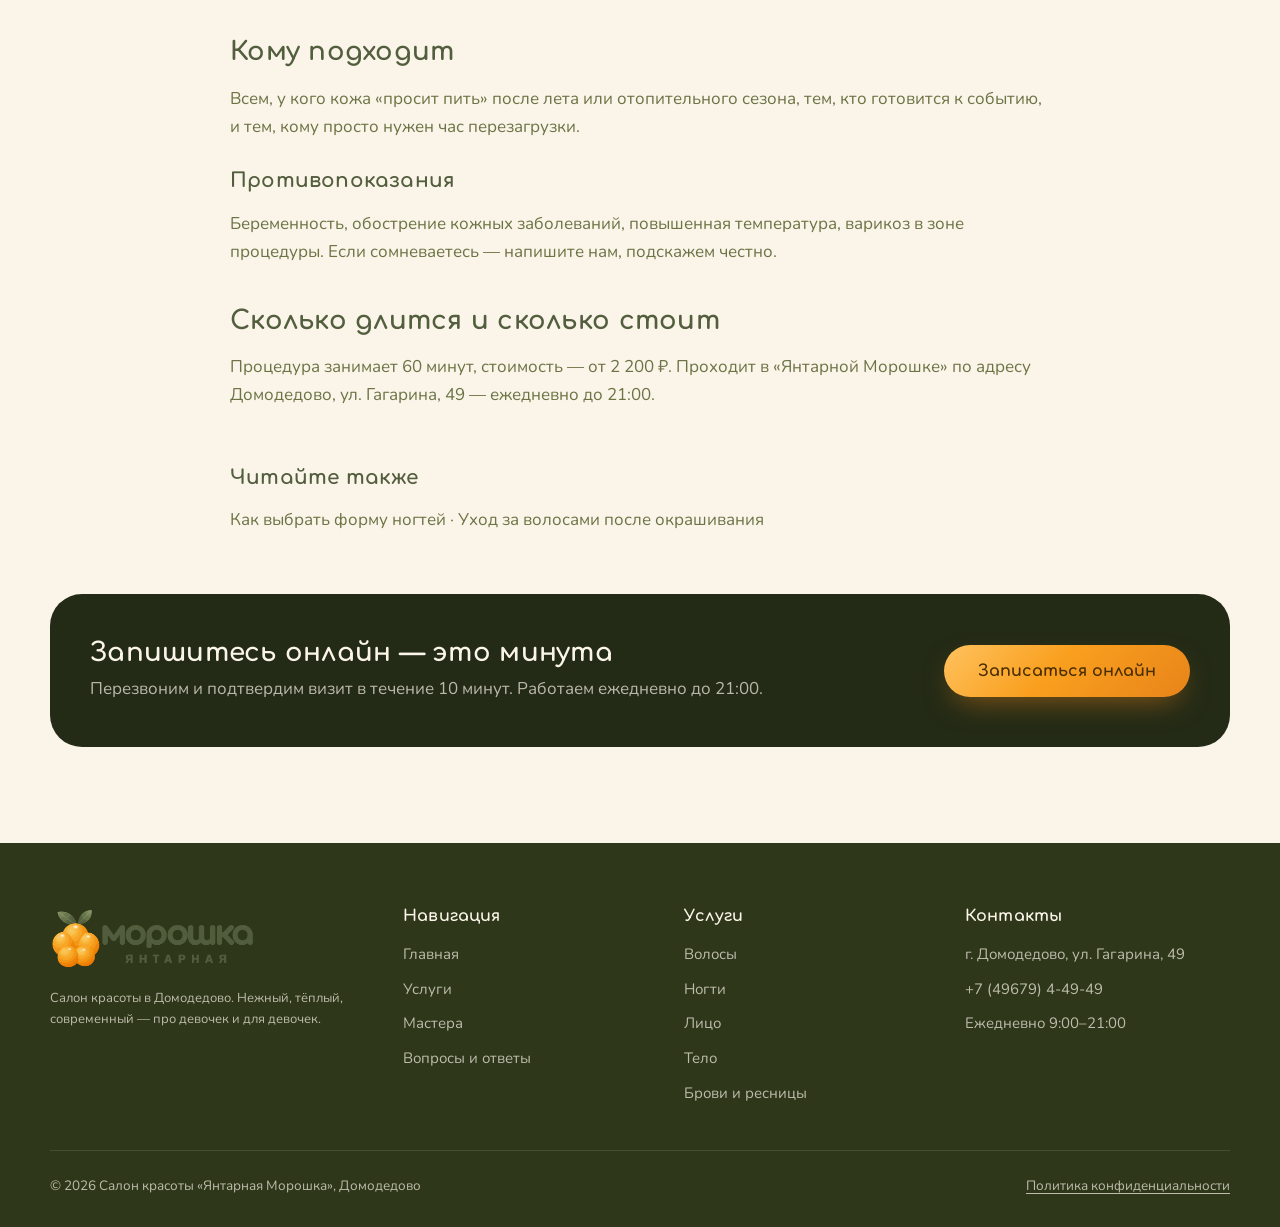
<file: blog/yantarnoe-obertyvanie.html>
<!DOCTYPE html>
<html lang="ru">
<head>
  <meta charset="UTF-8">
  <meta name="viewport" content="width=device-width, initial-scale=1.0">
  <title>Что такое янтарное обёртывание и кому оно подходит — «Янтарная Морошка»</title>
  <meta name="description" content="Фирменная процедура салона «Янтарная Морошка» в Домодедово: как проходит янтарное обёртывание, эффект, показания и противопоказания.">
  <meta name="theme-color" content="#FBF4E9">
  <link rel="icon" type="image/png" href="../assets/img/favicon.png">
  <link rel="preconnect" href="https://fonts.googleapis.com">
  <link rel="preconnect" href="https://fonts.gstatic.com" crossorigin>
  <link href="https://fonts.googleapis.com/css2?family=Comfortaa:wght@500;600;700&family=Nunito:ital,wght@0,400;0,600;0,700;0,800;1,400&family=Caveat:wght@600&display=swap" rel="stylesheet">
  <link rel="stylesheet" href="../assets/css/style.css?v=14">
</head>
<body>

  <header class="header is-scrolled">
    <div class="container header__inner">
      <a href="../index.html" class="header__logo" aria-label="Янтарная Морошка — на главную">
        <img src="../assets/img/logo.png" alt="Логотип салона красоты «Янтарная Морошка»" width="160" height="49">
      </a>
      <nav class="nav" aria-label="Основная навигация">
        <ul class="nav__list">
          <li><a class="nav__link" href="../index.html#about">О салоне</a></li>
          <li><a class="nav__link" href="../index.html#services">Услуги</a></li>
          <li><a class="nav__link" href="../index.html#results">До / После</a></li>
          <li><a class="nav__link" href="../index.html#masters">Мастера</a></li>
          <li><a class="nav__link" href="../index.html#contacts">Контакты</a></li>
        </ul>
      </nav>
      <div class="header__right">
        <a class="header__phone" href="tel:+74967944949" aria-label="Позвонить в салон">
          <svg viewBox="0 0 24 24"><path d="M5 4h4l2 5-2.5 1.5a12 12 0 0 0 5 5L15 13l5 2v4a2 2 0 0 1-2 2A16 16 0 0 1 3 6a2 2 0 0 1 2-2Z"/></svg>
          <span>+7 (49679) 4-49-49</span>
        </a>
        <div class="header__socials">
          <a class="header__soc" href="https://vk.com/" target="_blank" rel="noopener noreferrer" aria-label="ВКонтакте"><svg viewBox="0 0 24 24"><path d="M13 17.5c-5.4 0-8.5-3.7-8.6-9.9h2.7c.1 4.6 2.1 6.5 3.7 6.9V7.6h2.5v4c1.6-.2 3.2-2 3.8-4h2.5a8 8 0 0 1-3.7 4.9 8.3 8.3 0 0 1 4.3 5h-2.8a5.3 5.3 0 0 0-4.4-3.7v3.7Z"/></svg></a>
          <a class="header__soc" href="https://t.me/" target="_blank" rel="noopener noreferrer" aria-label="Telegram"><svg viewBox="0 0 24 24"><path d="M21.9 3.4 2.7 10.9c-1.1.4-1 1.9.1 2.2l4.8 1.5 1.9 5.8c.4 1 1.6 1.2 2.3.3l2.6-3.2 4.9 3.6c.9.6 2 .1 2.2-.9L24 5.6c.2-1.2-1-2.2-2.1-2.2ZM8 13.7l10.8-6.8c.3-.2.6.2.3.4l-8.5 7-.3 3.4-2.3-4Z"/></svg></a>
          <a class="header__soc" href="https://wa.me/74967944949" target="_blank" rel="noopener noreferrer" aria-label="WhatsApp"><svg viewBox="0 0 24 24"><path d="M12 2a10 10 0 0 0-8.6 15L2 22l5.2-1.4A10 10 0 1 0 12 2Zm0 18.2a8.2 8.2 0 0 1-4.2-1.1l-.3-.2-3 .8.8-3-.2-.3A8.2 8.2 0 1 1 12 20.2Zm4.5-5.9c-.2-.1-1.4-.7-1.7-.8s-.4-.1-.6.1-.6.8-.8 1a3.4 3.4 0 0 1-1.6-.5 6.2 6.2 0 0 1-2.3-2c-.2-.3 0-.4.1-.6l.4-.5a1.9 1.9 0 0 0 .1-.5 5.6 5.6 0 0 0-.8-1.9c-.2-.3-.5-.3-.6-.3h-.5a1.1 1.1 0 0 0-.8.4A3.3 3.3 0 0 0 6.4 11a5.7 5.7 0 0 0 1.2 3 13 13 0 0 0 5 4.4c1.9.8 2.6.8 3.5.7a3 3 0 0 0 2-1.4 2.5 2.5 0 0 0 .2-1.4c-.1-.1-.3-.2-.5-.3Z"/></svg></a>
          <a class="header__soc" href="https://instagram.com/" target="_blank" rel="noopener noreferrer" aria-label="Instagram"><svg viewBox="0 0 24 24"><path d="M12 2c2.7 0 3 0 4.1.1 3 .1 4.8 1.7 4.9 4.9.1 1.1.1 1.4.1 5s0 3.9-.1 5c-.1 3.2-1.9 4.8-4.9 4.9-1.1.1-1.4.1-4.1.1s-3 0-4.1-.1c-3-.1-4.8-1.7-4.9-4.9C2 15.9 2 15.6 2 12s0-3.9.1-5C2.2 3.8 3.9 2.2 6.9 2.1 8 2 8.3 2 12 2Zm0 4.6a5.4 5.4 0 1 0 5.4 5.4A5.4 5.4 0 0 0 12 6.6Zm0 8.9a3.5 3.5 0 1 1 3.5-3.5 3.5 3.5 0 0 1-3.5 3.5ZM17.8 5a1.3 1.3 0 1 0 1.3 1.3A1.3 1.3 0 0 0 17.8 5Z"/></svg></a>
        </div>
        <button class="btn btn--amber btn--sm header__cta" data-book>Записаться</button>
      </div>
      <button class="burger" aria-label="Меню" aria-expanded="false"><span></span></button>
    </div>
  </header>
  <div class="mobile-menu">
    <a href="../index.html">Главная</a>
    <a href="../index.html#services">Услуги</a>
    <a href="../index.html#masters">Мастера</a>
    <a href="../index.html#contacts">Контакты</a>
    <a href="#" data-book>Записаться онлайн</a>
  </div>

  <main>
    <section class="page-hero">
      <div class="container">
        <div class="breadcrumbs"><a href="../index.html">Главная</a> → <a href="../index.html#blog">Статьи</a> → Тело</div>
        <div class="post-card__cat" style="margin-bottom:10px">Тело · 5 мин чтения</div>
        <h1>Что такое янтарное обёртывание и кому оно подходит</h1>
      </div>
    </section>
    <section class="section" style="padding-top:40px">
      <div class="container prose">
        <img src="../assets/img/about.jpg" alt="Уютная атмосфера спа в салоне «Янтарная Морошка»" loading="lazy">
        
        <p class="lead">Наша фирменная процедура — дань названию салона. Тёплая, ароматная и с заметным эффектом уже после первого раза.</p>
        <h2>Как проходит процедура</h2>
        <p>Сначала — лёгкий пилинг, чтобы кожа впитала максимум. Затем на тело наносится тёплый коктейль с янтарной пудрой, маслом ши и экстрактом облепихи — той самой «морошковой» заботой. Вас укутывают в тёплое одеяло на 30 минут: время тишины и полного расслабления. Финал — смывание и питательный крем.</p>
        <h2>Эффект</h2>
        <ul>
          <li>гладкая, напитанная кожа сразу после первой процедуры;</li>
          <li>лёгкий лимфодренажный эффект от тепла;</li>
          <li>глубокое расслабление — гости иногда засыпают;</li>
          <li>курсом из 5–6 процедур — заметное улучшение тонуса кожи.</li>
        </ul>
        <h2>Кому подходит</h2>
        <p>Всем, у кого кожа «просит пить» после лета или отопительного сезона, тем, кто готовится к событию, и тем, кому просто нужен час перезагрузки.</p>
        <h3>Противопоказания</h3>
        <p>Беременность, обострение кожных заболеваний, повышенная температура, варикоз в зоне процедуры. Если сомневаетесь — напишите нам, подскажем честно.</p>
        <h2>Сколько длится и сколько стоит</h2>
        <p>Процедура занимает 60 минут, стоимость — от 2 200 ₽. Проходит в «Янтарной Морошке» по адресу Домодедово, ул. Гагарина, 49 — ежедневно до 21:00.</p>
        <div class="read-also">
          <h3>Читайте также</h3>
          <p><a href='forma-nogtey.html'>Как выбрать форму ногтей</a> · <a href='uhod-posle-okrashivaniya.html'>Уход за волосами после окрашивания</a></p>
        </div>
      </div>
      <div class="container">
      <div class="cta-band">
        <div>
          <h2>Запишитесь онлайн — это минута</h2>
          <p>Перезвоним и подтвердим визит в течение 10 минут. Работаем ежедневно до 21:00.</p>
        </div>
        <button class="btn btn--amber" data-book>Записаться онлайн</button>
      </div>

      </div>
    </section>
  </main>

  <footer class="footer">
    <div class="container">
      <div class="footer__grid">
        <div>
          <img class="footer__logo" src="../assets/img/logo.png" alt="«Янтарная Морошка» — логотип">
          <p class="footer__note">Салон красоты в Домодедово. Нежный, тёплый, современный — про девочек и для девочек.</p>
        </div>
        <div>
          <h4>Навигация</h4>
          <ul class="footer__links">
            <li><a href="../index.html">Главная</a></li>
            <li><a href="../index.html#services">Услуги</a></li>
            <li><a href="../index.html#masters">Мастера</a></li>
            <li><a href="../index.html#faq">Вопросы и ответы</a></li>
          </ul>
        </div>
        <div>
          <h4>Услуги</h4>
          <ul class="footer__links">
            <li><a href="volosy.html">Волосы</a></li>
            <li><a href="nogti.html">Ногти</a></li>
            <li><a href="litso.html">Лицо</a></li>
            <li><a href="telo.html">Тело</a></li>
            <li><a href="brovi.html">Брови и ресницы</a></li>
          </ul>
        </div>
        <div>
          <h4>Контакты</h4>
          <ul class="footer__links">
            <li>г. Домодедово, ул. Гагарина, 49</li>
            <li><a href="tel:+74967944949">+7 (49679) 4-49-49</a></li>
            <li>Ежедневно 9:00–21:00</li>
          </ul>
        </div>
      </div>
      <div class="footer__bottom">
        <span>© 2026 Салон красоты «Янтарная Морошка», Домодедово</span>
        <a href="#" data-privacy>Политика конфиденциальности</a>
      </div>
    </div>
  </footer>

  <button class="btn btn--amber sticky-cta" data-book>Записаться онлайн</button>

  <div class="modal" id="booking-modal" role="dialog" aria-modal="true" aria-labelledby="bm-title">
    <div class="modal__card">
      <img class="modal__logo" src="../assets/img/logo.png" alt="Салон красоты «Янтарная Морошка»">
      <button class="modal__close" aria-label="Закрыть">✕</button>
      <h3 id="bm-title">Онлайн-запись</h3>
      <p class="modal__sub">Заполните форму — перезвоним и подтвердим визит в течение 10 минут</p>
      <form class="form" id="booking-form" novalidate>
        <div class="field">
          <label for="f-name">Ваше имя</label>
          <input type="text" id="f-name" name="name" placeholder="Например, Мария" autocomplete="name">
          <span class="field__err">Подскажите, как к вам обращаться</span>
        </div>
        <div class="field">
          <label for="f-phone">Телефон</label>
          <input type="tel" id="f-phone" name="phone" placeholder="+7 (___) ___-__-__" autocomplete="tel" inputmode="tel">
          <span class="field__err">Введите номер полностью</span>
        </div>
        <div class="field">
          <label for="f-service">Услуга</label>
          <select id="f-service" name="service">
            <option value="">Выберите услугу…</option>
            <option value="волосы">Волосы — стрижка, окрашивание, уход</option>
            <option value="ногти">Ногти — маникюр, педикюр</option>
            <option value="лицо">Лицо — чистка, пилинг, массаж</option>
            <option value="тело">Тело — массаж, обёртывание, депиляция</option>
            <option value="брови">Брови и ресницы</option>
            <option value="консультация">Пока не знаю — нужна консультация</option>
          </select>
          <span class="field__err">Выберите услугу</span>
        </div>
        <div class="form__row">
          <div class="field">
            <label for="f-date">Желаемая дата</label>
            <input type="date" id="f-date" name="date">
          </div>
          <div class="field">
            <label for="f-time">Время</label>
            <input type="time" id="f-time" name="time" min="09:00" max="21:00">
          </div>
        </div>
        <div class="field">
          <label for="f-comment">Комментарий <span style="font-weight:400;color:var(--sage-soft)">(необязательно)</span></label>
          <textarea id="f-comment" name="comment" placeholder="Например, хочу к мастеру Анне"></textarea>
        </div>
        <button class="btn btn--amber" type="submit" style="width:100%">Записаться онлайн</button>
        <p class="form__agree">Нажимая кнопку, вы соглашаетесь с <button type="button" data-privacy>политикой конфиденциальности</button></p>
      </form>
      <div class="form-success">
        <div class="form-success__check">✓</div>
        <h4>Спасибо, заявка отправлена!</h4>
        <p>Мы свяжемся с вами для подтверждения записи.<br>Обычно перезваниваем в течение 10 минут.</p>
        <button class="btn btn--dark btn--sm" onclick="this.closest('.modal').classList.remove('is-open');document.body.style.overflow=''">Хорошо, жду</button>
      </div>
    </div>
  </div>

  <div class="modal" id="privacy-modal" role="dialog" aria-modal="true" aria-label="Политика конфиденциальности">
    <div class="modal__card">
      <button class="modal__close" aria-label="Закрыть">✕</button>
      <h3>Политика конфиденциальности</h3>
      <div style="color:var(--sage-2);font-size:14.5px">
        <p>Отправляя форму на сайте, вы даёте согласие на обработку персональных данных (имя, телефон) в соответствии с ФЗ-152 «О персональных данных».</p>
        <p>Данные используются исключительно для связи с вами и подтверждения записи и не передаются третьим лицам.</p>
        <p>Вы можете отозвать согласие в любой момент, направив запрос на privet@moroshka49.ru.</p>
      </div>
    </div>
  </div>

  <script src="../assets/js/main.js?v=14"></script>
</body>
</html>
</file>
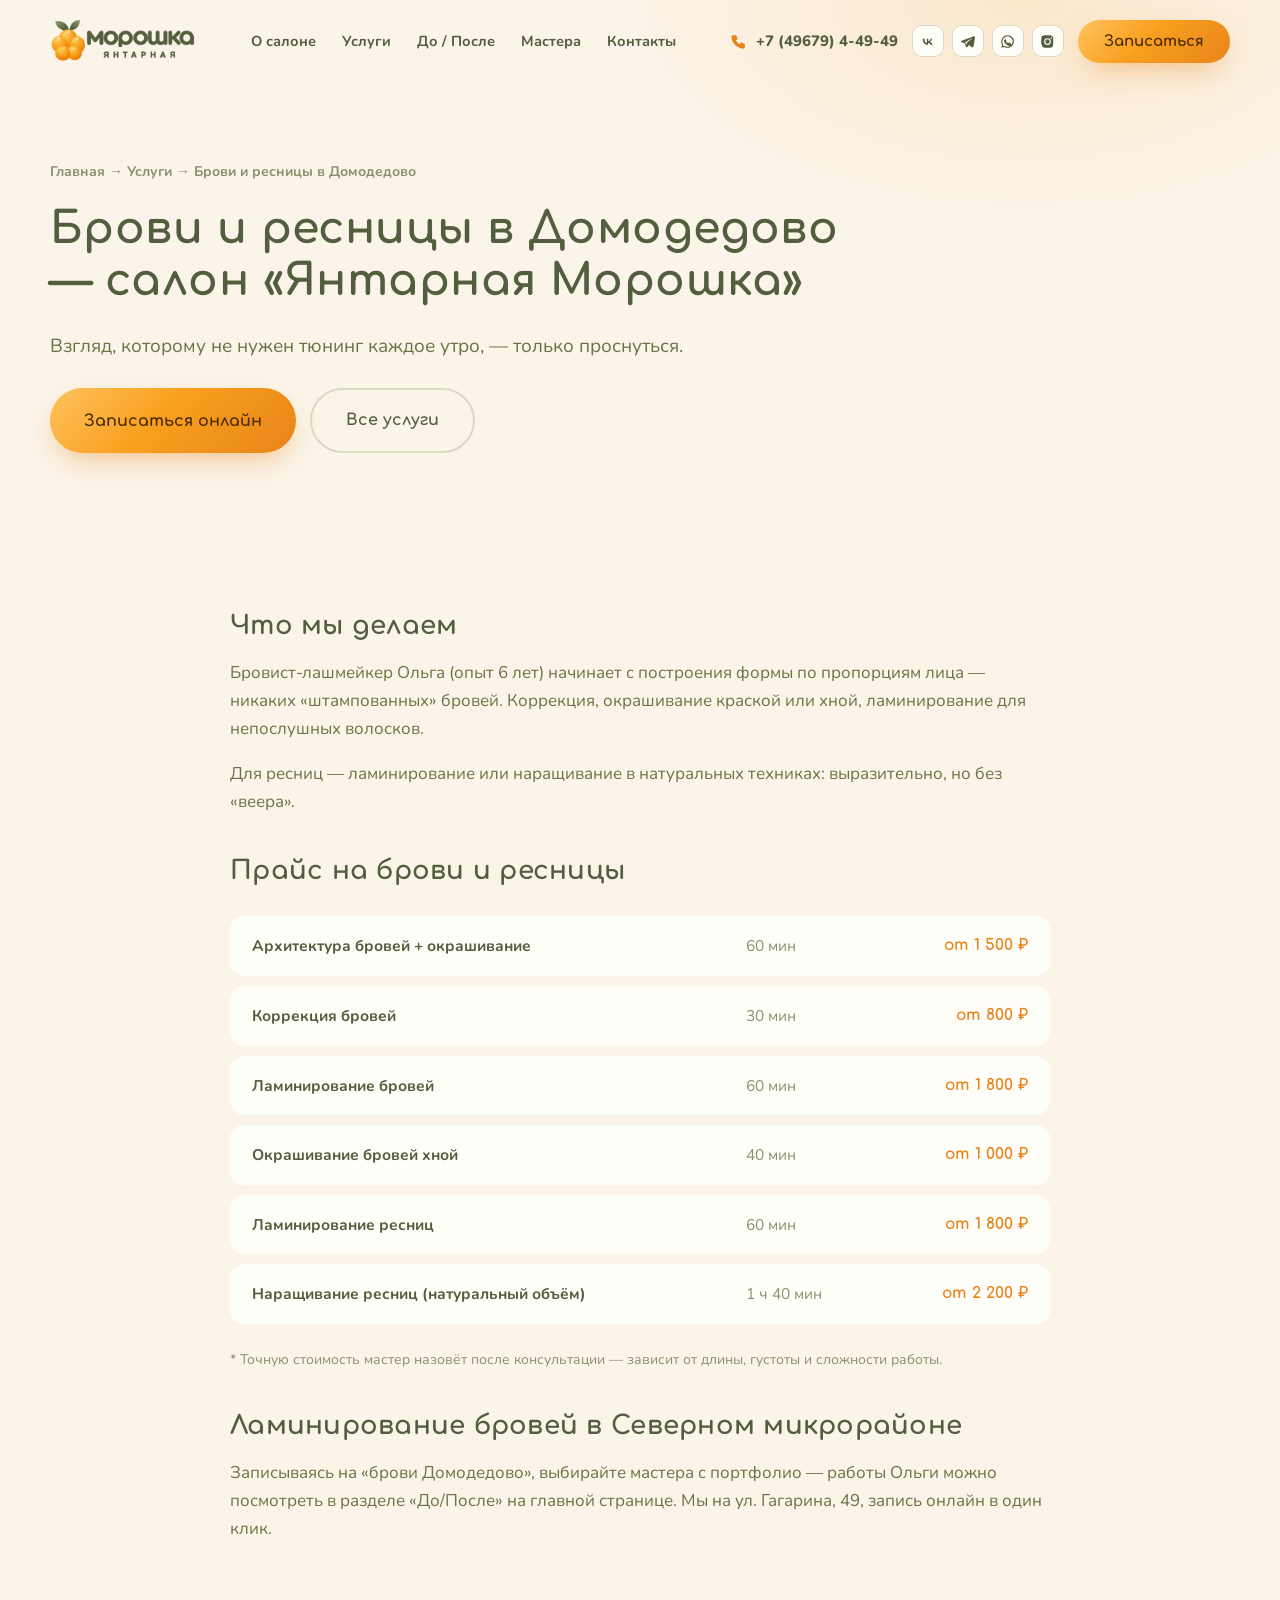
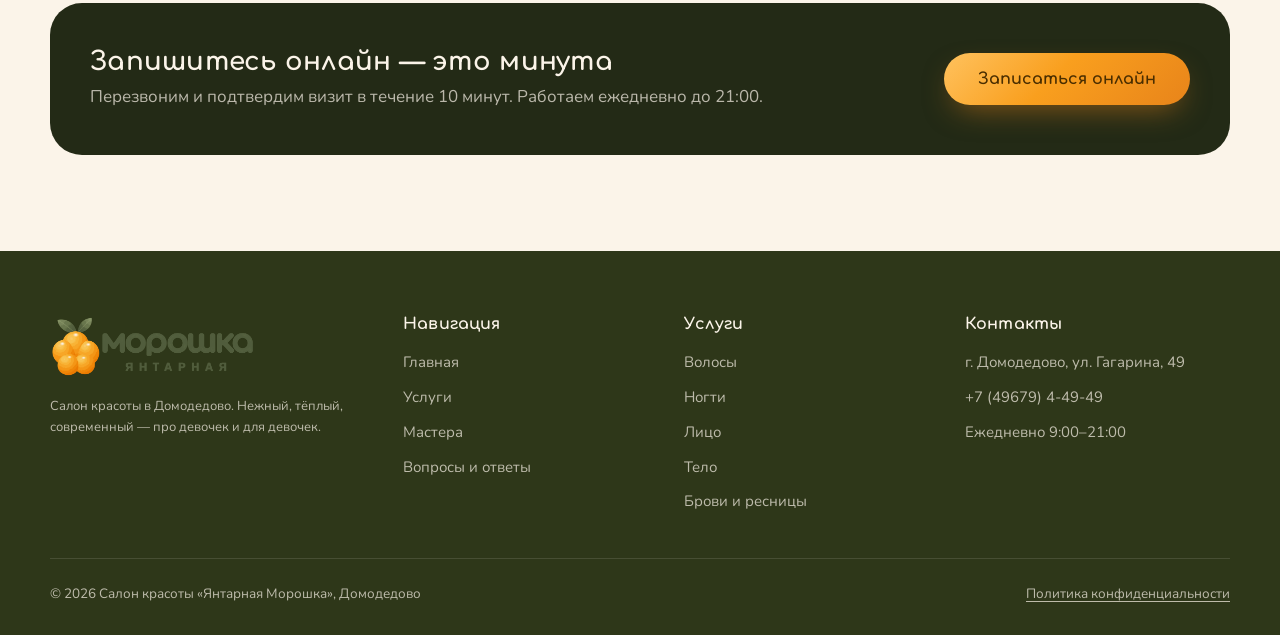
<file: uslugi/brovi.html>
<!DOCTYPE html>
<html lang="ru">
<head>
  <meta charset="UTF-8">
  <meta name="viewport" content="width=device-width, initial-scale=1.0">
  <title>Брови и ресницы в Домодедово — салон «Янтарная Морошка»</title>
  <meta name="description" content="Архитектура бровей, ламинирование, окрашивание и наращивание ресниц в Домодедово, ул. Гагарина, 49. Запись онлайн. Ежедневно до 21:00.">
  <meta name="theme-color" content="#FBF4E9">
  <link rel="icon" type="image/png" href="../assets/img/favicon.png">
  <link rel="preconnect" href="https://fonts.googleapis.com">
  <link rel="preconnect" href="https://fonts.gstatic.com" crossorigin>
  <link href="https://fonts.googleapis.com/css2?family=Comfortaa:wght@500;600;700&family=Nunito:ital,wght@0,400;0,600;0,700;0,800;1,400&family=Caveat:wght@600&display=swap" rel="stylesheet">
  <link rel="stylesheet" href="../assets/css/style.css?v=14">
</head>
<body>

  <header class="header is-scrolled">
    <div class="container header__inner">
      <a href="../index.html" class="header__logo" aria-label="Янтарная Морошка — на главную">
        <img src="../assets/img/logo.png" alt="Логотип салона красоты «Янтарная Морошка»" width="160" height="49">
      </a>
      <nav class="nav" aria-label="Основная навигация">
        <ul class="nav__list">
          <li><a class="nav__link" href="../index.html#about">О салоне</a></li>
          <li><a class="nav__link" href="../index.html#services">Услуги</a></li>
          <li><a class="nav__link" href="../index.html#results">До / После</a></li>
          <li><a class="nav__link" href="../index.html#masters">Мастера</a></li>
          <li><a class="nav__link" href="../index.html#contacts">Контакты</a></li>
        </ul>
      </nav>
      <div class="header__right">
        <a class="header__phone" href="tel:+74967944949" aria-label="Позвонить в салон">
          <svg viewBox="0 0 24 24"><path d="M5 4h4l2 5-2.5 1.5a12 12 0 0 0 5 5L15 13l5 2v4a2 2 0 0 1-2 2A16 16 0 0 1 3 6a2 2 0 0 1 2-2Z"/></svg>
          <span>+7 (49679) 4-49-49</span>
        </a>
        <div class="header__socials">
          <a class="header__soc" href="https://vk.com/" target="_blank" rel="noopener noreferrer" aria-label="ВКонтакте"><svg viewBox="0 0 24 24"><path d="M13 17.5c-5.4 0-8.5-3.7-8.6-9.9h2.7c.1 4.6 2.1 6.5 3.7 6.9V7.6h2.5v4c1.6-.2 3.2-2 3.8-4h2.5a8 8 0 0 1-3.7 4.9 8.3 8.3 0 0 1 4.3 5h-2.8a5.3 5.3 0 0 0-4.4-3.7v3.7Z"/></svg></a>
          <a class="header__soc" href="https://t.me/" target="_blank" rel="noopener noreferrer" aria-label="Telegram"><svg viewBox="0 0 24 24"><path d="M21.9 3.4 2.7 10.9c-1.1.4-1 1.9.1 2.2l4.8 1.5 1.9 5.8c.4 1 1.6 1.2 2.3.3l2.6-3.2 4.9 3.6c.9.6 2 .1 2.2-.9L24 5.6c.2-1.2-1-2.2-2.1-2.2ZM8 13.7l10.8-6.8c.3-.2.6.2.3.4l-8.5 7-.3 3.4-2.3-4Z"/></svg></a>
          <a class="header__soc" href="https://wa.me/74967944949" target="_blank" rel="noopener noreferrer" aria-label="WhatsApp"><svg viewBox="0 0 24 24"><path d="M12 2a10 10 0 0 0-8.6 15L2 22l5.2-1.4A10 10 0 1 0 12 2Zm0 18.2a8.2 8.2 0 0 1-4.2-1.1l-.3-.2-3 .8.8-3-.2-.3A8.2 8.2 0 1 1 12 20.2Zm4.5-5.9c-.2-.1-1.4-.7-1.7-.8s-.4-.1-.6.1-.6.8-.8 1a3.4 3.4 0 0 1-1.6-.5 6.2 6.2 0 0 1-2.3-2c-.2-.3 0-.4.1-.6l.4-.5a1.9 1.9 0 0 0 .1-.5 5.6 5.6 0 0 0-.8-1.9c-.2-.3-.5-.3-.6-.3h-.5a1.1 1.1 0 0 0-.8.4A3.3 3.3 0 0 0 6.4 11a5.7 5.7 0 0 0 1.2 3 13 13 0 0 0 5 4.4c1.9.8 2.6.8 3.5.7a3 3 0 0 0 2-1.4 2.5 2.5 0 0 0 .2-1.4c-.1-.1-.3-.2-.5-.3Z"/></svg></a>
          <a class="header__soc" href="https://instagram.com/" target="_blank" rel="noopener noreferrer" aria-label="Instagram"><svg viewBox="0 0 24 24"><path d="M12 2c2.7 0 3 0 4.1.1 3 .1 4.8 1.7 4.9 4.9.1 1.1.1 1.4.1 5s0 3.9-.1 5c-.1 3.2-1.9 4.8-4.9 4.9-1.1.1-1.4.1-4.1.1s-3 0-4.1-.1c-3-.1-4.8-1.7-4.9-4.9C2 15.9 2 15.6 2 12s0-3.9.1-5C2.2 3.8 3.9 2.2 6.9 2.1 8 2 8.3 2 12 2Zm0 4.6a5.4 5.4 0 1 0 5.4 5.4A5.4 5.4 0 0 0 12 6.6Zm0 8.9a3.5 3.5 0 1 1 3.5-3.5 3.5 3.5 0 0 1-3.5 3.5ZM17.8 5a1.3 1.3 0 1 0 1.3 1.3A1.3 1.3 0 0 0 17.8 5Z"/></svg></a>
        </div>
        <button class="btn btn--amber btn--sm header__cta" data-book>Записаться</button>
      </div>
      <button class="burger" aria-label="Меню" aria-expanded="false"><span></span></button>
    </div>
  </header>
  <div class="mobile-menu">
    <a href="../index.html">Главная</a>
    <a href="../index.html#services">Услуги</a>
    <a href="../index.html#masters">Мастера</a>
    <a href="../index.html#contacts">Контакты</a>
    <a href="#" data-book>Записаться онлайн</a>
  </div>

  <main>
    <section class="page-hero">
      <div class="container">
        <div class="breadcrumbs"><a href="../index.html">Главная</a> → <a href="../index.html#services">Услуги</a> → Брови и ресницы в Домодедово</div>
        <h1>Брови и ресницы в Домодедово — салон «Янтарная Морошка»</h1>
        <p class="lead" style="font-size:19px;color:var(--sage-2);max-width:640px">Взгляд, которому не нужен тюнинг каждое утро, — только проснуться.</p>
        <div style="display:flex;gap:14px;flex-wrap:wrap;margin-top:26px">
          <button class="btn btn--amber" data-book>Записаться онлайн</button>
          <a class="btn btn--ghost" href="../index.html#services">Все услуги</a>
        </div>
      </div>
    </section>
    <section class="section" style="padding-top:54px">
      <div class="container prose">
        <h2>Что мы делаем</h2>
        <p>Бровист-лашмейкер Ольга (опыт 6 лет) начинает с построения формы по пропорциям лица — никаких «штампованных» бровей. Коррекция, окрашивание краской или хной, ламинирование для непослушных волосков.</p>
        <p>Для ресниц — ламинирование или наращивание в натуральных техниках: выразительно, но без «веера».</p>
        <h2>Прайс на брови и ресницы</h2>
        <table class="price-table">
            <tr><td>Архитектура бровей + окрашивание</td><td>60 мин</td><td>от 1 500 ₽</td></tr>
            <tr><td>Коррекция бровей</td><td>30 мин</td><td>от 800 ₽</td></tr>
            <tr><td>Ламинирование бровей</td><td>60 мин</td><td>от 1 800 ₽</td></tr>
            <tr><td>Окрашивание бровей хной</td><td>40 мин</td><td>от 1 000 ₽</td></tr>
            <tr><td>Ламинирование ресниц</td><td>60 мин</td><td>от 1 800 ₽</td></tr>
            <tr><td>Наращивание ресниц (натуральный объём)</td><td>1 ч 40 мин</td><td>от 2 200 ₽</td></tr>
        </table>
        <p style="font-size:14px;color:var(--sage-soft)">* Точную стоимость мастер назовёт после консультации — зависит от длины, густоты и сложности работы.</p>
        <h2>Ламинирование бровей в Северном микрорайоне</h2>
        <p>Записываясь на «брови Домодедово», выбирайте мастера с портфолио — работы Ольги можно посмотреть в разделе «До/После» на главной странице. Мы на ул. Гагарина, 49, запись онлайн в один клик.</p>
      </div>
      <div class="container">
      <div class="cta-band">
        <div>
          <h2>Запишитесь онлайн — это минута</h2>
          <p>Перезвоним и подтвердим визит в течение 10 минут. Работаем ежедневно до 21:00.</p>
        </div>
        <button class="btn btn--amber" data-book>Записаться онлайн</button>
      </div>

      </div>
    </section>
  </main>

  <footer class="footer">
    <div class="container">
      <div class="footer__grid">
        <div>
          <img class="footer__logo" src="../assets/img/logo.png" alt="«Янтарная Морошка» — логотип">
          <p class="footer__note">Салон красоты в Домодедово. Нежный, тёплый, современный — про девочек и для девочек.</p>
        </div>
        <div>
          <h4>Навигация</h4>
          <ul class="footer__links">
            <li><a href="../index.html">Главная</a></li>
            <li><a href="../index.html#services">Услуги</a></li>
            <li><a href="../index.html#masters">Мастера</a></li>
            <li><a href="../index.html#faq">Вопросы и ответы</a></li>
          </ul>
        </div>
        <div>
          <h4>Услуги</h4>
          <ul class="footer__links">
            <li><a href="volosy.html">Волосы</a></li>
            <li><a href="nogti.html">Ногти</a></li>
            <li><a href="litso.html">Лицо</a></li>
            <li><a href="telo.html">Тело</a></li>
            <li><a href="brovi.html">Брови и ресницы</a></li>
          </ul>
        </div>
        <div>
          <h4>Контакты</h4>
          <ul class="footer__links">
            <li>г. Домодедово, ул. Гагарина, 49</li>
            <li><a href="tel:+74967944949">+7 (49679) 4-49-49</a></li>
            <li>Ежедневно 9:00–21:00</li>
          </ul>
        </div>
      </div>
      <div class="footer__bottom">
        <span>© 2026 Салон красоты «Янтарная Морошка», Домодедово</span>
        <a href="#" data-privacy>Политика конфиденциальности</a>
      </div>
    </div>
  </footer>

  <button class="btn btn--amber sticky-cta" data-book>Записаться онлайн</button>

  <div class="modal" id="booking-modal" role="dialog" aria-modal="true" aria-labelledby="bm-title">
    <div class="modal__card">
      <img class="modal__logo" src="../assets/img/logo.png" alt="Салон красоты «Янтарная Морошка»">
      <button class="modal__close" aria-label="Закрыть">✕</button>
      <h3 id="bm-title">Онлайн-запись</h3>
      <p class="modal__sub">Заполните форму — перезвоним и подтвердим визит в течение 10 минут</p>
      <form class="form" id="booking-form" novalidate>
        <div class="field">
          <label for="f-name">Ваше имя</label>
          <input type="text" id="f-name" name="name" placeholder="Например, Мария" autocomplete="name">
          <span class="field__err">Подскажите, как к вам обращаться</span>
        </div>
        <div class="field">
          <label for="f-phone">Телефон</label>
          <input type="tel" id="f-phone" name="phone" placeholder="+7 (___) ___-__-__" autocomplete="tel" inputmode="tel">
          <span class="field__err">Введите номер полностью</span>
        </div>
        <div class="field">
          <label for="f-service">Услуга</label>
          <select id="f-service" name="service">
            <option value="">Выберите услугу…</option>
            <option value="волосы">Волосы — стрижка, окрашивание, уход</option>
            <option value="ногти">Ногти — маникюр, педикюр</option>
            <option value="лицо">Лицо — чистка, пилинг, массаж</option>
            <option value="тело">Тело — массаж, обёртывание, депиляция</option>
            <option value="брови">Брови и ресницы</option>
            <option value="консультация">Пока не знаю — нужна консультация</option>
          </select>
          <span class="field__err">Выберите услугу</span>
        </div>
        <div class="form__row">
          <div class="field">
            <label for="f-date">Желаемая дата</label>
            <input type="date" id="f-date" name="date">
          </div>
          <div class="field">
            <label for="f-time">Время</label>
            <input type="time" id="f-time" name="time" min="09:00" max="21:00">
          </div>
        </div>
        <div class="field">
          <label for="f-comment">Комментарий <span style="font-weight:400;color:var(--sage-soft)">(необязательно)</span></label>
          <textarea id="f-comment" name="comment" placeholder="Например, хочу к мастеру Анне"></textarea>
        </div>
        <button class="btn btn--amber" type="submit" style="width:100%">Записаться онлайн</button>
        <p class="form__agree">Нажимая кнопку, вы соглашаетесь с <button type="button" data-privacy>политикой конфиденциальности</button></p>
      </form>
      <div class="form-success">
        <div class="form-success__check">✓</div>
        <h4>Спасибо, заявка отправлена!</h4>
        <p>Мы свяжемся с вами для подтверждения записи.<br>Обычно перезваниваем в течение 10 минут.</p>
        <button class="btn btn--dark btn--sm" onclick="this.closest('.modal').classList.remove('is-open');document.body.style.overflow=''">Хорошо, жду</button>
      </div>
    </div>
  </div>

  <div class="modal" id="privacy-modal" role="dialog" aria-modal="true" aria-label="Политика конфиденциальности">
    <div class="modal__card">
      <button class="modal__close" aria-label="Закрыть">✕</button>
      <h3>Политика конфиденциальности</h3>
      <div style="color:var(--sage-2);font-size:14.5px">
        <p>Отправляя форму на сайте, вы даёте согласие на обработку персональных данных (имя, телефон) в соответствии с ФЗ-152 «О персональных данных».</p>
        <p>Данные используются исключительно для связи с вами и подтверждения записи и не передаются третьим лицам.</p>
        <p>Вы можете отозвать согласие в любой момент, направив запрос на privet@moroshka49.ru.</p>
      </div>
    </div>
  </div>

  <script src="../assets/js/main.js?v=14"></script>
</body>
</html>
</file>
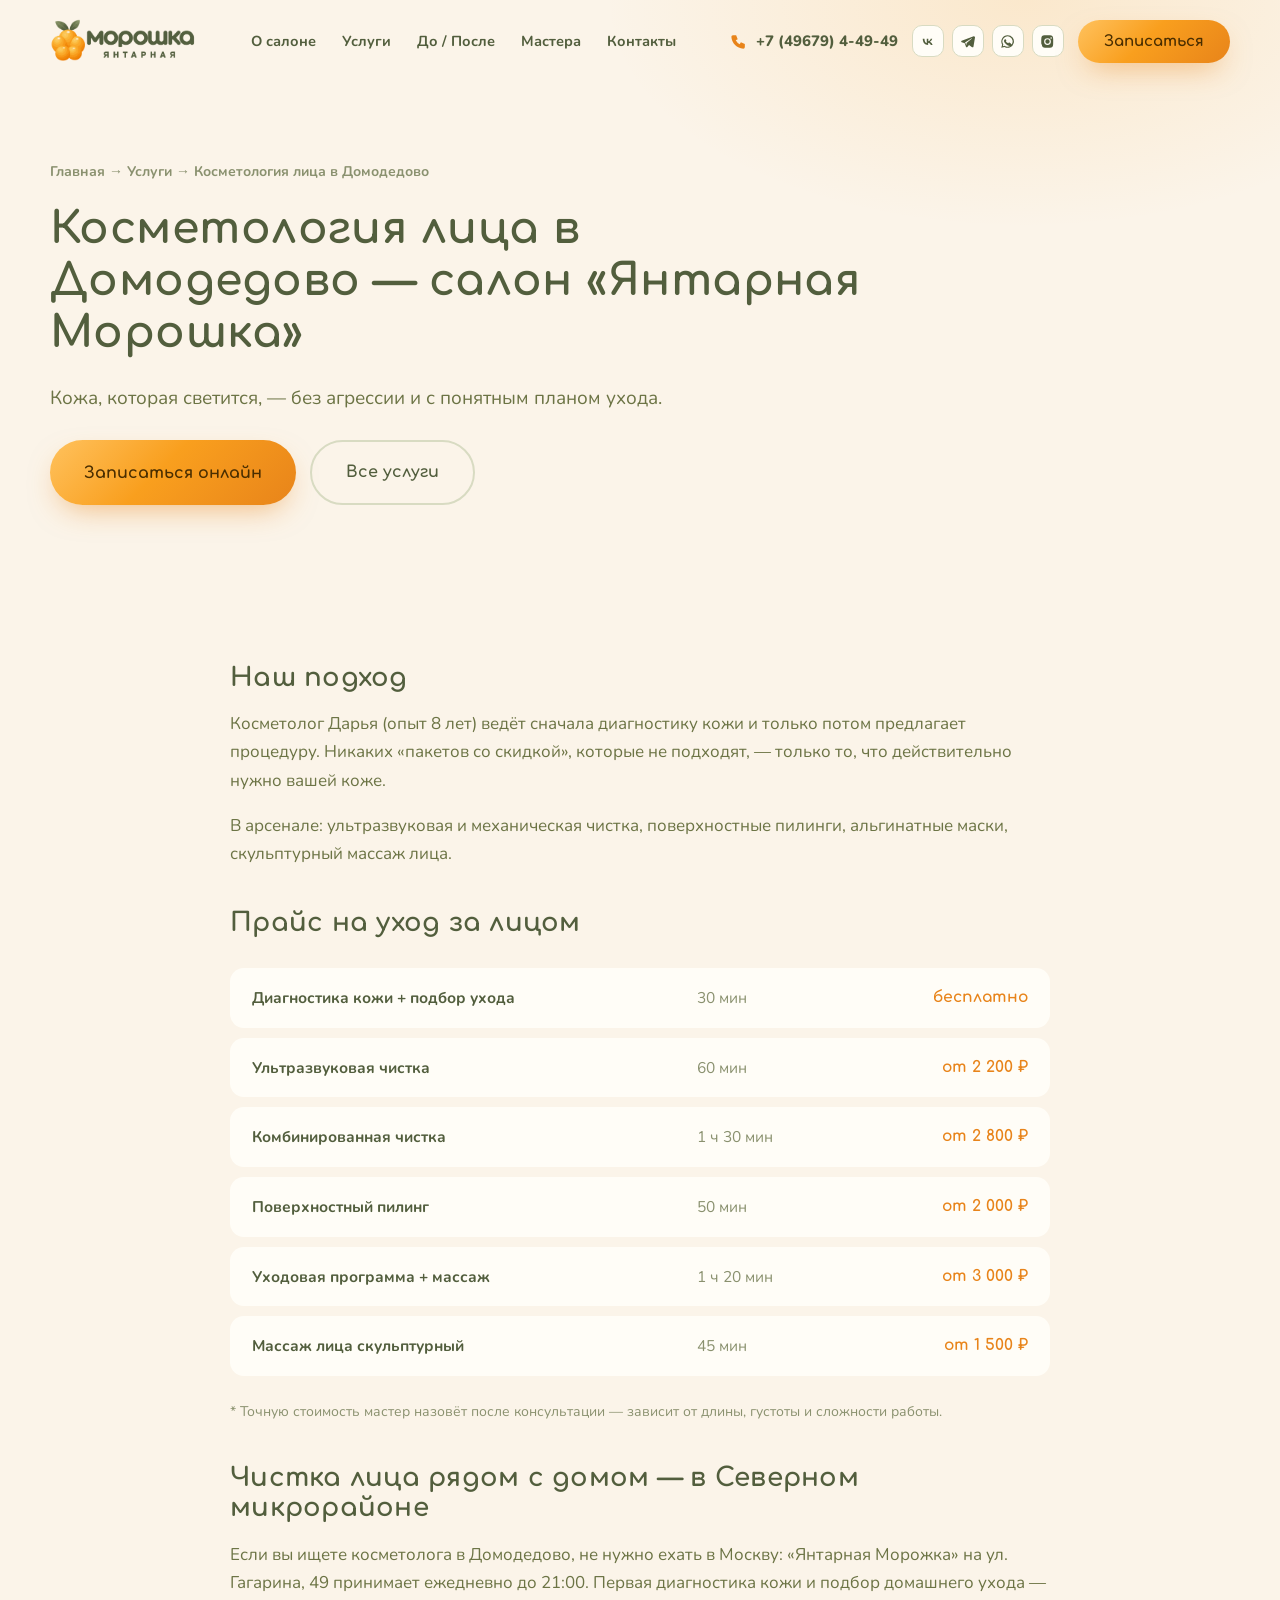
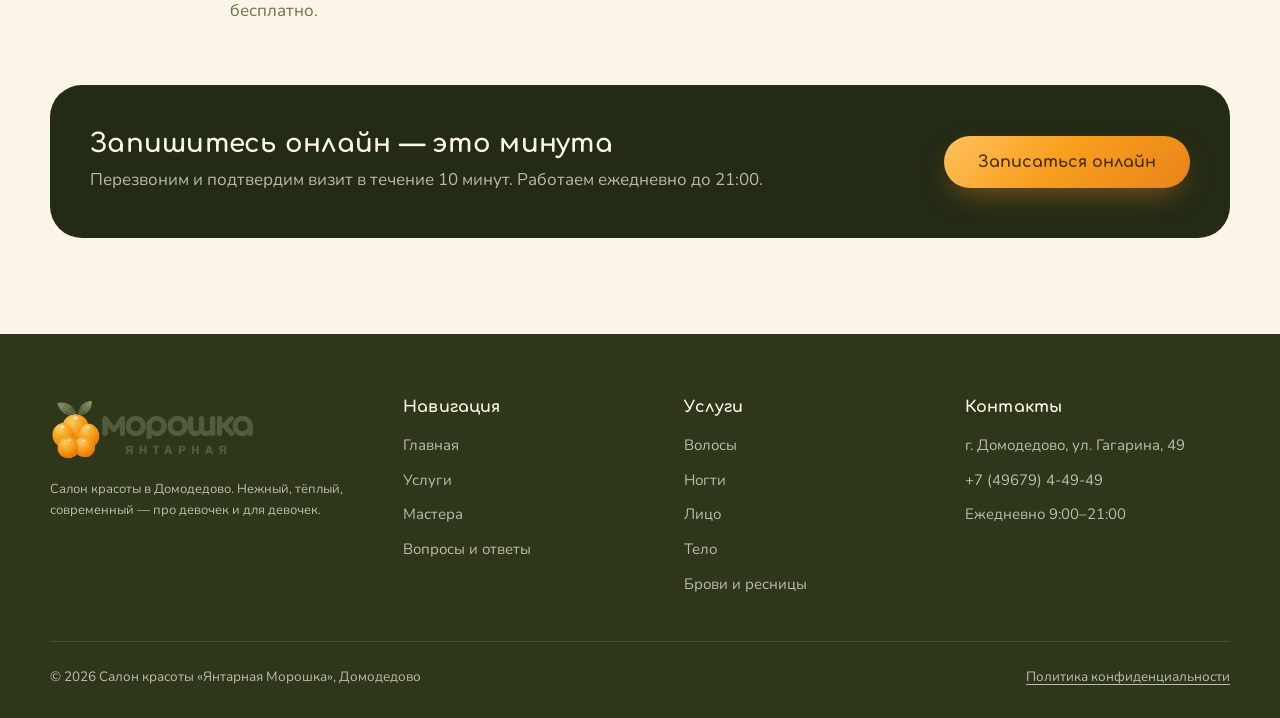
<file: uslugi/litso.html>
<!DOCTYPE html>
<html lang="ru">
<head>
  <meta charset="UTF-8">
  <meta name="viewport" content="width=device-width, initial-scale=1.0">
  <title>Косметология лица в Домодедово — салон «Янтарная Морошка»</title>
  <meta name="description" content="Чистка лица, пилинги, уходовые программы и массаж лица в Домодедово. Косметолог с медицинским образованием. Ул. Гагарина, 49. Запись онлайн.">
  <meta name="theme-color" content="#FBF4E9">
  <link rel="icon" type="image/png" href="../assets/img/favicon.png">
  <link rel="preconnect" href="https://fonts.googleapis.com">
  <link rel="preconnect" href="https://fonts.gstatic.com" crossorigin>
  <link href="https://fonts.googleapis.com/css2?family=Comfortaa:wght@500;600;700&family=Nunito:ital,wght@0,400;0,600;0,700;0,800;1,400&family=Caveat:wght@600&display=swap" rel="stylesheet">
  <link rel="stylesheet" href="../assets/css/style.css?v=14">
</head>
<body>

  <header class="header is-scrolled">
    <div class="container header__inner">
      <a href="../index.html" class="header__logo" aria-label="Янтарная Морошка — на главную">
        <img src="../assets/img/logo.png" alt="Логотип салона красоты «Янтарная Морошка»" width="160" height="49">
      </a>
      <nav class="nav" aria-label="Основная навигация">
        <ul class="nav__list">
          <li><a class="nav__link" href="../index.html#about">О салоне</a></li>
          <li><a class="nav__link" href="../index.html#services">Услуги</a></li>
          <li><a class="nav__link" href="../index.html#results">До / После</a></li>
          <li><a class="nav__link" href="../index.html#masters">Мастера</a></li>
          <li><a class="nav__link" href="../index.html#contacts">Контакты</a></li>
        </ul>
      </nav>
      <div class="header__right">
        <a class="header__phone" href="tel:+74967944949" aria-label="Позвонить в салон">
          <svg viewBox="0 0 24 24"><path d="M5 4h4l2 5-2.5 1.5a12 12 0 0 0 5 5L15 13l5 2v4a2 2 0 0 1-2 2A16 16 0 0 1 3 6a2 2 0 0 1 2-2Z"/></svg>
          <span>+7 (49679) 4-49-49</span>
        </a>
        <div class="header__socials">
          <a class="header__soc" href="https://vk.com/" target="_blank" rel="noopener noreferrer" aria-label="ВКонтакте"><svg viewBox="0 0 24 24"><path d="M13 17.5c-5.4 0-8.5-3.7-8.6-9.9h2.7c.1 4.6 2.1 6.5 3.7 6.9V7.6h2.5v4c1.6-.2 3.2-2 3.8-4h2.5a8 8 0 0 1-3.7 4.9 8.3 8.3 0 0 1 4.3 5h-2.8a5.3 5.3 0 0 0-4.4-3.7v3.7Z"/></svg></a>
          <a class="header__soc" href="https://t.me/" target="_blank" rel="noopener noreferrer" aria-label="Telegram"><svg viewBox="0 0 24 24"><path d="M21.9 3.4 2.7 10.9c-1.1.4-1 1.9.1 2.2l4.8 1.5 1.9 5.8c.4 1 1.6 1.2 2.3.3l2.6-3.2 4.9 3.6c.9.6 2 .1 2.2-.9L24 5.6c.2-1.2-1-2.2-2.1-2.2ZM8 13.7l10.8-6.8c.3-.2.6.2.3.4l-8.5 7-.3 3.4-2.3-4Z"/></svg></a>
          <a class="header__soc" href="https://wa.me/74967944949" target="_blank" rel="noopener noreferrer" aria-label="WhatsApp"><svg viewBox="0 0 24 24"><path d="M12 2a10 10 0 0 0-8.6 15L2 22l5.2-1.4A10 10 0 1 0 12 2Zm0 18.2a8.2 8.2 0 0 1-4.2-1.1l-.3-.2-3 .8.8-3-.2-.3A8.2 8.2 0 1 1 12 20.2Zm4.5-5.9c-.2-.1-1.4-.7-1.7-.8s-.4-.1-.6.1-.6.8-.8 1a3.4 3.4 0 0 1-1.6-.5 6.2 6.2 0 0 1-2.3-2c-.2-.3 0-.4.1-.6l.4-.5a1.9 1.9 0 0 0 .1-.5 5.6 5.6 0 0 0-.8-1.9c-.2-.3-.5-.3-.6-.3h-.5a1.1 1.1 0 0 0-.8.4A3.3 3.3 0 0 0 6.4 11a5.7 5.7 0 0 0 1.2 3 13 13 0 0 0 5 4.4c1.9.8 2.6.8 3.5.7a3 3 0 0 0 2-1.4 2.5 2.5 0 0 0 .2-1.4c-.1-.1-.3-.2-.5-.3Z"/></svg></a>
          <a class="header__soc" href="https://instagram.com/" target="_blank" rel="noopener noreferrer" aria-label="Instagram"><svg viewBox="0 0 24 24"><path d="M12 2c2.7 0 3 0 4.1.1 3 .1 4.8 1.7 4.9 4.9.1 1.1.1 1.4.1 5s0 3.9-.1 5c-.1 3.2-1.9 4.8-4.9 4.9-1.1.1-1.4.1-4.1.1s-3 0-4.1-.1c-3-.1-4.8-1.7-4.9-4.9C2 15.9 2 15.6 2 12s0-3.9.1-5C2.2 3.8 3.9 2.2 6.9 2.1 8 2 8.3 2 12 2Zm0 4.6a5.4 5.4 0 1 0 5.4 5.4A5.4 5.4 0 0 0 12 6.6Zm0 8.9a3.5 3.5 0 1 1 3.5-3.5 3.5 3.5 0 0 1-3.5 3.5ZM17.8 5a1.3 1.3 0 1 0 1.3 1.3A1.3 1.3 0 0 0 17.8 5Z"/></svg></a>
        </div>
        <button class="btn btn--amber btn--sm header__cta" data-book>Записаться</button>
      </div>
      <button class="burger" aria-label="Меню" aria-expanded="false"><span></span></button>
    </div>
  </header>
  <div class="mobile-menu">
    <a href="../index.html">Главная</a>
    <a href="../index.html#services">Услуги</a>
    <a href="../index.html#masters">Мастера</a>
    <a href="../index.html#contacts">Контакты</a>
    <a href="#" data-book>Записаться онлайн</a>
  </div>

  <main>
    <section class="page-hero">
      <div class="container">
        <div class="breadcrumbs"><a href="../index.html">Главная</a> → <a href="../index.html#services">Услуги</a> → Косметология лица в Домодедово</div>
        <h1>Косметология лица в Домодедово — салон «Янтарная Морошка»</h1>
        <p class="lead" style="font-size:19px;color:var(--sage-2);max-width:640px">Кожа, которая светится, — без агрессии и с понятным планом ухода.</p>
        <div style="display:flex;gap:14px;flex-wrap:wrap;margin-top:26px">
          <button class="btn btn--amber" data-book>Записаться онлайн</button>
          <a class="btn btn--ghost" href="../index.html#services">Все услуги</a>
        </div>
      </div>
    </section>
    <section class="section" style="padding-top:54px">
      <div class="container prose">
        <h2>Наш подход</h2>
        <p>Косметолог Дарья (опыт 8 лет) ведёт сначала диагностику кожи и только потом предлагает процедуру. Никаких «пакетов со скидкой», которые не подходят, — только то, что действительно нужно вашей коже.</p>
        <p>В арсенале: ультразвуковая и механическая чистка, поверхностные пилинги, альгинатные маски, скульптурный массаж лица.</p>
        <h2>Прайс на уход за лицом</h2>
        <table class="price-table">
            <tr><td>Диагностика кожи + подбор ухода</td><td>30 мин</td><td>бесплатно</td></tr>
            <tr><td>Ультразвуковая чистка</td><td>60 мин</td><td>от 2 200 ₽</td></tr>
            <tr><td>Комбинированная чистка</td><td>1 ч 30 мин</td><td>от 2 800 ₽</td></tr>
            <tr><td>Поверхностный пилинг</td><td>50 мин</td><td>от 2 000 ₽</td></tr>
            <tr><td>Уходовая программа + массаж</td><td>1 ч 20 мин</td><td>от 3 000 ₽</td></tr>
            <tr><td>Массаж лица скульптурный</td><td>45 мин</td><td>от 1 500 ₽</td></tr>
        </table>
        <p style="font-size:14px;color:var(--sage-soft)">* Точную стоимость мастер назовёт после консультации — зависит от длины, густоты и сложности работы.</p>
        <h2>Чистка лица рядом с домом — в Северном микрорайоне</h2>
        <p>Если вы ищете косметолога в Домодедово, не нужно ехать в Москву: «Янтарная Морожка» на ул. Гагарина, 49 принимает ежедневно до 21:00. Первая диагностика кожи и подбор домашнего ухода — бесплатно.</p>
      </div>
      <div class="container">
      <div class="cta-band">
        <div>
          <h2>Запишитесь онлайн — это минута</h2>
          <p>Перезвоним и подтвердим визит в течение 10 минут. Работаем ежедневно до 21:00.</p>
        </div>
        <button class="btn btn--amber" data-book>Записаться онлайн</button>
      </div>

      </div>
    </section>
  </main>

  <footer class="footer">
    <div class="container">
      <div class="footer__grid">
        <div>
          <img class="footer__logo" src="../assets/img/logo.png" alt="«Янтарная Морошка» — логотип">
          <p class="footer__note">Салон красоты в Домодедово. Нежный, тёплый, современный — про девочек и для девочек.</p>
        </div>
        <div>
          <h4>Навигация</h4>
          <ul class="footer__links">
            <li><a href="../index.html">Главная</a></li>
            <li><a href="../index.html#services">Услуги</a></li>
            <li><a href="../index.html#masters">Мастера</a></li>
            <li><a href="../index.html#faq">Вопросы и ответы</a></li>
          </ul>
        </div>
        <div>
          <h4>Услуги</h4>
          <ul class="footer__links">
            <li><a href="volosy.html">Волосы</a></li>
            <li><a href="nogti.html">Ногти</a></li>
            <li><a href="litso.html">Лицо</a></li>
            <li><a href="telo.html">Тело</a></li>
            <li><a href="brovi.html">Брови и ресницы</a></li>
          </ul>
        </div>
        <div>
          <h4>Контакты</h4>
          <ul class="footer__links">
            <li>г. Домодедово, ул. Гагарина, 49</li>
            <li><a href="tel:+74967944949">+7 (49679) 4-49-49</a></li>
            <li>Ежедневно 9:00–21:00</li>
          </ul>
        </div>
      </div>
      <div class="footer__bottom">
        <span>© 2026 Салон красоты «Янтарная Морошка», Домодедово</span>
        <a href="#" data-privacy>Политика конфиденциальности</a>
      </div>
    </div>
  </footer>

  <button class="btn btn--amber sticky-cta" data-book>Записаться онлайн</button>

  <div class="modal" id="booking-modal" role="dialog" aria-modal="true" aria-labelledby="bm-title">
    <div class="modal__card">
      <img class="modal__logo" src="../assets/img/logo.png" alt="Салон красоты «Янтарная Морошка»">
      <button class="modal__close" aria-label="Закрыть">✕</button>
      <h3 id="bm-title">Онлайн-запись</h3>
      <p class="modal__sub">Заполните форму — перезвоним и подтвердим визит в течение 10 минут</p>
      <form class="form" id="booking-form" novalidate>
        <div class="field">
          <label for="f-name">Ваше имя</label>
          <input type="text" id="f-name" name="name" placeholder="Например, Мария" autocomplete="name">
          <span class="field__err">Подскажите, как к вам обращаться</span>
        </div>
        <div class="field">
          <label for="f-phone">Телефон</label>
          <input type="tel" id="f-phone" name="phone" placeholder="+7 (___) ___-__-__" autocomplete="tel" inputmode="tel">
          <span class="field__err">Введите номер полностью</span>
        </div>
        <div class="field">
          <label for="f-service">Услуга</label>
          <select id="f-service" name="service">
            <option value="">Выберите услугу…</option>
            <option value="волосы">Волосы — стрижка, окрашивание, уход</option>
            <option value="ногти">Ногти — маникюр, педикюр</option>
            <option value="лицо">Лицо — чистка, пилинг, массаж</option>
            <option value="тело">Тело — массаж, обёртывание, депиляция</option>
            <option value="брови">Брови и ресницы</option>
            <option value="консультация">Пока не знаю — нужна консультация</option>
          </select>
          <span class="field__err">Выберите услугу</span>
        </div>
        <div class="form__row">
          <div class="field">
            <label for="f-date">Желаемая дата</label>
            <input type="date" id="f-date" name="date">
          </div>
          <div class="field">
            <label for="f-time">Время</label>
            <input type="time" id="f-time" name="time" min="09:00" max="21:00">
          </div>
        </div>
        <div class="field">
          <label for="f-comment">Комментарий <span style="font-weight:400;color:var(--sage-soft)">(необязательно)</span></label>
          <textarea id="f-comment" name="comment" placeholder="Например, хочу к мастеру Анне"></textarea>
        </div>
        <button class="btn btn--amber" type="submit" style="width:100%">Записаться онлайн</button>
        <p class="form__agree">Нажимая кнопку, вы соглашаетесь с <button type="button" data-privacy>политикой конфиденциальности</button></p>
      </form>
      <div class="form-success">
        <div class="form-success__check">✓</div>
        <h4>Спасибо, заявка отправлена!</h4>
        <p>Мы свяжемся с вами для подтверждения записи.<br>Обычно перезваниваем в течение 10 минут.</p>
        <button class="btn btn--dark btn--sm" onclick="this.closest('.modal').classList.remove('is-open');document.body.style.overflow=''">Хорошо, жду</button>
      </div>
    </div>
  </div>

  <div class="modal" id="privacy-modal" role="dialog" aria-modal="true" aria-label="Политика конфиденциальности">
    <div class="modal__card">
      <button class="modal__close" aria-label="Закрыть">✕</button>
      <h3>Политика конфиденциальности</h3>
      <div style="color:var(--sage-2);font-size:14.5px">
        <p>Отправляя форму на сайте, вы даёте согласие на обработку персональных данных (имя, телефон) в соответствии с ФЗ-152 «О персональных данных».</p>
        <p>Данные используются исключительно для связи с вами и подтверждения записи и не передаются третьим лицам.</p>
        <p>Вы можете отозвать согласие в любой момент, направив запрос на privet@moroshka49.ru.</p>
      </div>
    </div>
  </div>

  <script src="../assets/js/main.js?v=14"></script>
</body>
</html>
</file>
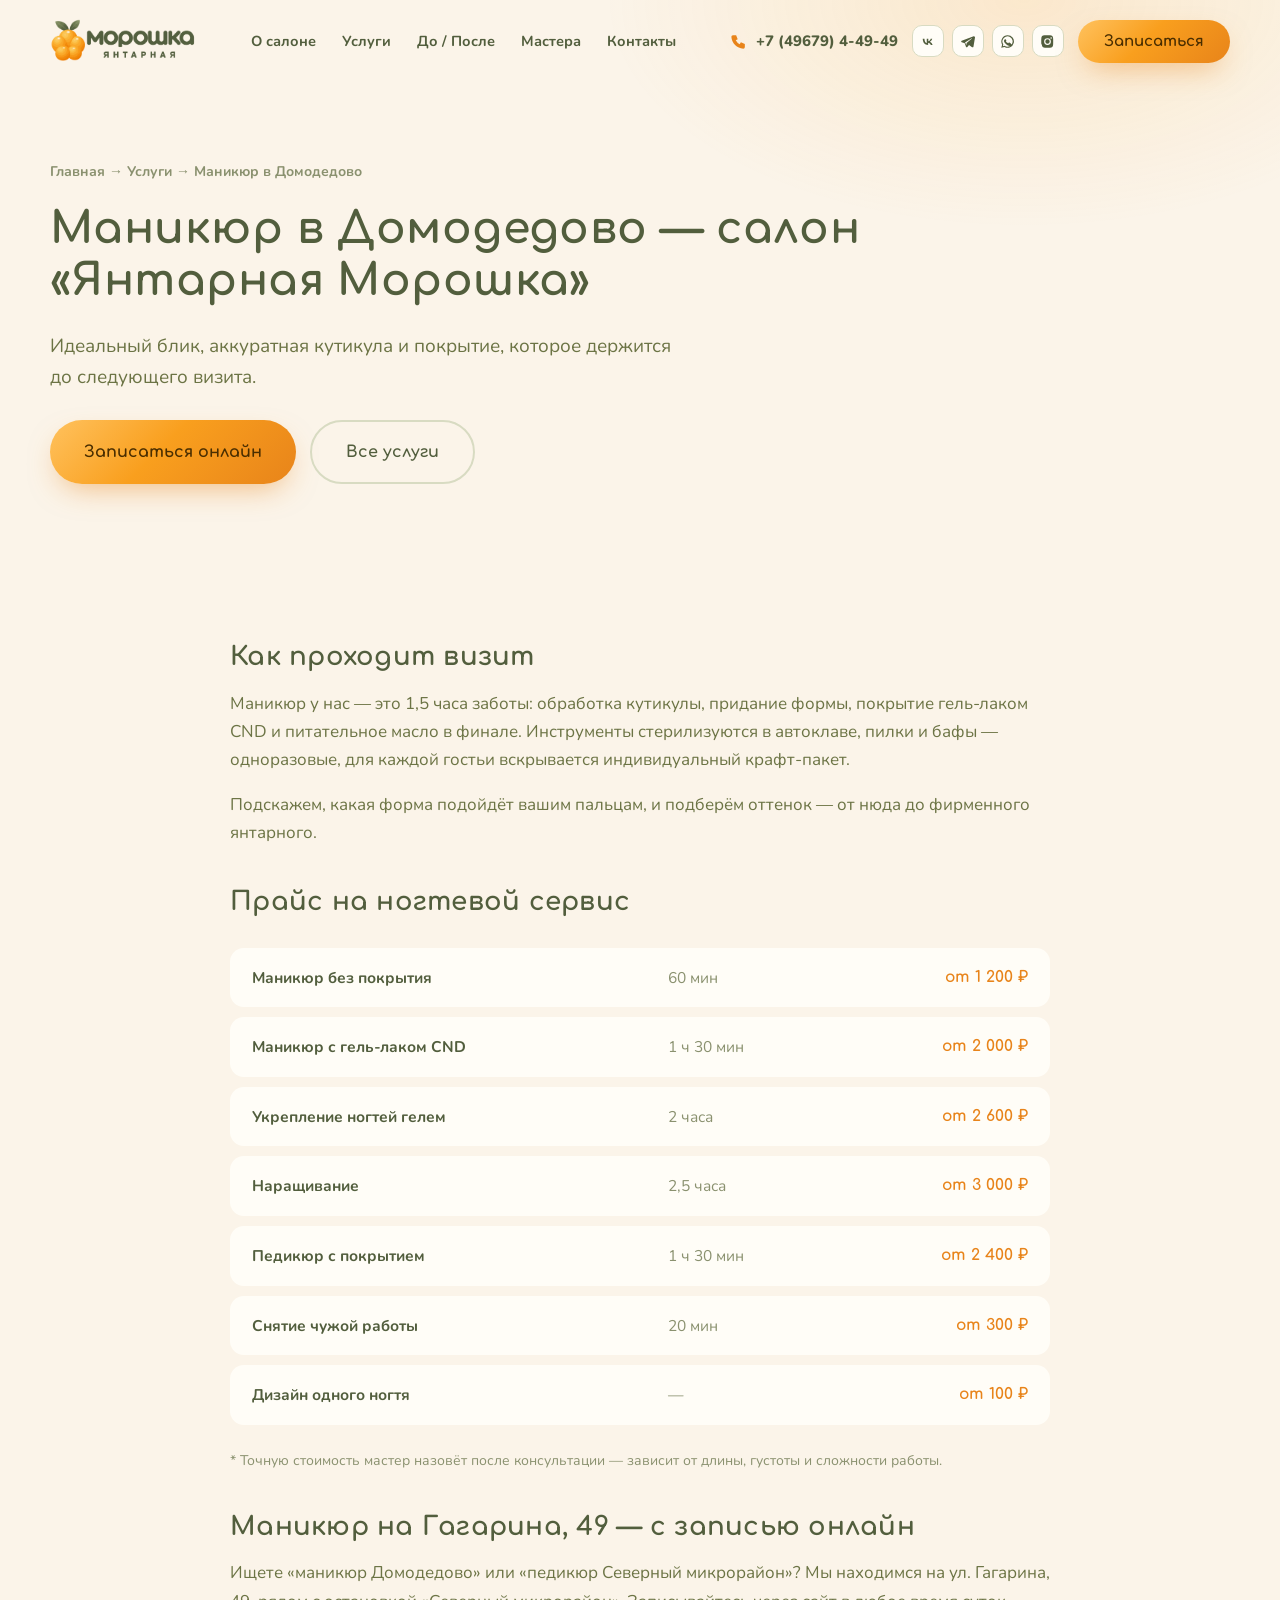
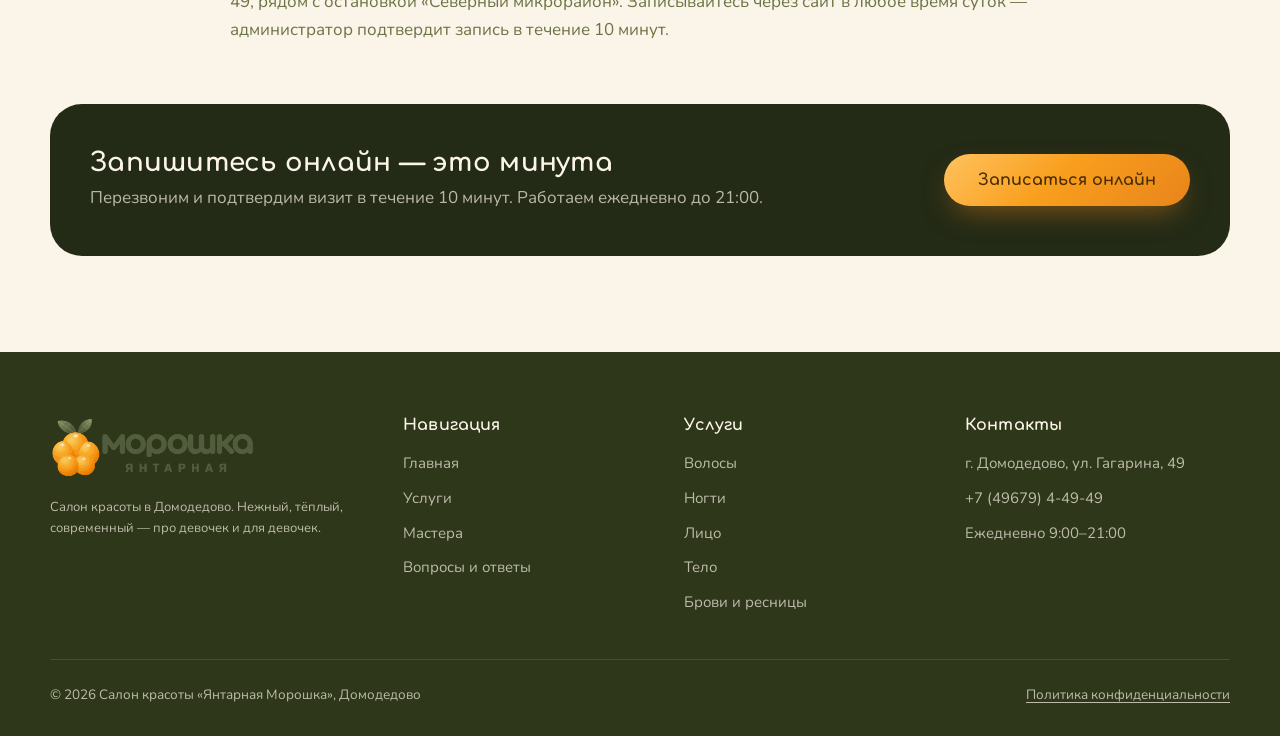
<file: uslugi/nogti.html>
<!DOCTYPE html>
<html lang="ru">
<head>
  <meta charset="UTF-8">
  <meta name="viewport" content="width=device-width, initial-scale=1.0">
  <title>Маникюр в Домодедово — салон «Янтарная Морошка»</title>
  <meta name="description" content="Маникюр и педикюр в Домодедово: аппаратный маникюр, гель-лак CND, укрепление и наращивание. Ул. Гагарина, 49, Северный микрорайон. Запись онлайн, ежедневно до 21:00.">
  <meta name="theme-color" content="#FBF4E9">
  <link rel="icon" type="image/png" href="../assets/img/favicon.png">
  <link rel="preconnect" href="https://fonts.googleapis.com">
  <link rel="preconnect" href="https://fonts.gstatic.com" crossorigin>
  <link href="https://fonts.googleapis.com/css2?family=Comfortaa:wght@500;600;700&family=Nunito:ital,wght@0,400;0,600;0,700;0,800;1,400&family=Caveat:wght@600&display=swap" rel="stylesheet">
  <link rel="stylesheet" href="../assets/css/style.css?v=14">
</head>
<body>

  <header class="header is-scrolled">
    <div class="container header__inner">
      <a href="../index.html" class="header__logo" aria-label="Янтарная Морошка — на главную">
        <img src="../assets/img/logo.png" alt="Логотип салона красоты «Янтарная Морошка»" width="160" height="49">
      </a>
      <nav class="nav" aria-label="Основная навигация">
        <ul class="nav__list">
          <li><a class="nav__link" href="../index.html#about">О салоне</a></li>
          <li><a class="nav__link" href="../index.html#services">Услуги</a></li>
          <li><a class="nav__link" href="../index.html#results">До / После</a></li>
          <li><a class="nav__link" href="../index.html#masters">Мастера</a></li>
          <li><a class="nav__link" href="../index.html#contacts">Контакты</a></li>
        </ul>
      </nav>
      <div class="header__right">
        <a class="header__phone" href="tel:+74967944949" aria-label="Позвонить в салон">
          <svg viewBox="0 0 24 24"><path d="M5 4h4l2 5-2.5 1.5a12 12 0 0 0 5 5L15 13l5 2v4a2 2 0 0 1-2 2A16 16 0 0 1 3 6a2 2 0 0 1 2-2Z"/></svg>
          <span>+7 (49679) 4-49-49</span>
        </a>
        <div class="header__socials">
          <a class="header__soc" href="https://vk.com/" target="_blank" rel="noopener noreferrer" aria-label="ВКонтакте"><svg viewBox="0 0 24 24"><path d="M13 17.5c-5.4 0-8.5-3.7-8.6-9.9h2.7c.1 4.6 2.1 6.5 3.7 6.9V7.6h2.5v4c1.6-.2 3.2-2 3.8-4h2.5a8 8 0 0 1-3.7 4.9 8.3 8.3 0 0 1 4.3 5h-2.8a5.3 5.3 0 0 0-4.4-3.7v3.7Z"/></svg></a>
          <a class="header__soc" href="https://t.me/" target="_blank" rel="noopener noreferrer" aria-label="Telegram"><svg viewBox="0 0 24 24"><path d="M21.9 3.4 2.7 10.9c-1.1.4-1 1.9.1 2.2l4.8 1.5 1.9 5.8c.4 1 1.6 1.2 2.3.3l2.6-3.2 4.9 3.6c.9.6 2 .1 2.2-.9L24 5.6c.2-1.2-1-2.2-2.1-2.2ZM8 13.7l10.8-6.8c.3-.2.6.2.3.4l-8.5 7-.3 3.4-2.3-4Z"/></svg></a>
          <a class="header__soc" href="https://wa.me/74967944949" target="_blank" rel="noopener noreferrer" aria-label="WhatsApp"><svg viewBox="0 0 24 24"><path d="M12 2a10 10 0 0 0-8.6 15L2 22l5.2-1.4A10 10 0 1 0 12 2Zm0 18.2a8.2 8.2 0 0 1-4.2-1.1l-.3-.2-3 .8.8-3-.2-.3A8.2 8.2 0 1 1 12 20.2Zm4.5-5.9c-.2-.1-1.4-.7-1.7-.8s-.4-.1-.6.1-.6.8-.8 1a3.4 3.4 0 0 1-1.6-.5 6.2 6.2 0 0 1-2.3-2c-.2-.3 0-.4.1-.6l.4-.5a1.9 1.9 0 0 0 .1-.5 5.6 5.6 0 0 0-.8-1.9c-.2-.3-.5-.3-.6-.3h-.5a1.1 1.1 0 0 0-.8.4A3.3 3.3 0 0 0 6.4 11a5.7 5.7 0 0 0 1.2 3 13 13 0 0 0 5 4.4c1.9.8 2.6.8 3.5.7a3 3 0 0 0 2-1.4 2.5 2.5 0 0 0 .2-1.4c-.1-.1-.3-.2-.5-.3Z"/></svg></a>
          <a class="header__soc" href="https://instagram.com/" target="_blank" rel="noopener noreferrer" aria-label="Instagram"><svg viewBox="0 0 24 24"><path d="M12 2c2.7 0 3 0 4.1.1 3 .1 4.8 1.7 4.9 4.9.1 1.1.1 1.4.1 5s0 3.9-.1 5c-.1 3.2-1.9 4.8-4.9 4.9-1.1.1-1.4.1-4.1.1s-3 0-4.1-.1c-3-.1-4.8-1.7-4.9-4.9C2 15.9 2 15.6 2 12s0-3.9.1-5C2.2 3.8 3.9 2.2 6.9 2.1 8 2 8.3 2 12 2Zm0 4.6a5.4 5.4 0 1 0 5.4 5.4A5.4 5.4 0 0 0 12 6.6Zm0 8.9a3.5 3.5 0 1 1 3.5-3.5 3.5 3.5 0 0 1-3.5 3.5ZM17.8 5a1.3 1.3 0 1 0 1.3 1.3A1.3 1.3 0 0 0 17.8 5Z"/></svg></a>
        </div>
        <button class="btn btn--amber btn--sm header__cta" data-book>Записаться</button>
      </div>
      <button class="burger" aria-label="Меню" aria-expanded="false"><span></span></button>
    </div>
  </header>
  <div class="mobile-menu">
    <a href="../index.html">Главная</a>
    <a href="../index.html#services">Услуги</a>
    <a href="../index.html#masters">Мастера</a>
    <a href="../index.html#contacts">Контакты</a>
    <a href="#" data-book>Записаться онлайн</a>
  </div>

  <main>
    <section class="page-hero">
      <div class="container">
        <div class="breadcrumbs"><a href="../index.html">Главная</a> → <a href="../index.html#services">Услуги</a> → Маникюр в Домодедово</div>
        <h1>Маникюр в Домодедово — салон «Янтарная Морошка»</h1>
        <p class="lead" style="font-size:19px;color:var(--sage-2);max-width:640px">Идеальный блик, аккуратная кутикула и покрытие, которое держится до следующего визита.</p>
        <div style="display:flex;gap:14px;flex-wrap:wrap;margin-top:26px">
          <button class="btn btn--amber" data-book>Записаться онлайн</button>
          <a class="btn btn--ghost" href="../index.html#services">Все услуги</a>
        </div>
      </div>
    </section>
    <section class="section" style="padding-top:54px">
      <div class="container prose">
        <h2>Как проходит визит</h2>
        <p>Маникюр у нас — это 1,5 часа заботы: обработка кутикулы, придание формы, покрытие гель-лаком CND и питательное масло в финале. Инструменты стерилизуются в автоклаве, пилки и бафы — одноразовые, для каждой гостьи вскрывается индивидуальный крафт-пакет.</p>
        <p>Подскажем, какая форма подойдёт вашим пальцам, и подберём оттенок — от нюда до фирменного янтарного.</p>
        <h2>Прайс на ногтевой сервис</h2>
        <table class="price-table">
            <tr><td>Маникюр без покрытия</td><td>60 мин</td><td>от 1 200 ₽</td></tr>
            <tr><td>Маникюр с гель-лаком CND</td><td>1 ч 30 мин</td><td>от 2 000 ₽</td></tr>
            <tr><td>Укрепление ногтей гелем</td><td>2 часа</td><td>от 2 600 ₽</td></tr>
            <tr><td>Наращивание</td><td>2,5 часа</td><td>от 3 000 ₽</td></tr>
            <tr><td>Педикюр с покрытием</td><td>1 ч 30 мин</td><td>от 2 400 ₽</td></tr>
            <tr><td>Снятие чужой работы</td><td>20 мин</td><td>от 300 ₽</td></tr>
            <tr><td>Дизайн одного ногтя</td><td>—</td><td>от 100 ₽</td></tr>
        </table>
        <p style="font-size:14px;color:var(--sage-soft)">* Точную стоимость мастер назовёт после консультации — зависит от длины, густоты и сложности работы.</p>
        <h2>Маникюр на Гагарина, 49 — с записью онлайн</h2>
        <p>Ищете «маникюр Домодедово» или «педикюр Северный микрорайон»? Мы находимся на ул. Гагарина, 49, рядом с остановкой «Северный микрорайон». Записывайтесь через сайт в любое время суток — администратор подтвердит запись в течение 10 минут.</p>
      </div>
      <div class="container">
      <div class="cta-band">
        <div>
          <h2>Запишитесь онлайн — это минута</h2>
          <p>Перезвоним и подтвердим визит в течение 10 минут. Работаем ежедневно до 21:00.</p>
        </div>
        <button class="btn btn--amber" data-book>Записаться онлайн</button>
      </div>

      </div>
    </section>
  </main>

  <footer class="footer">
    <div class="container">
      <div class="footer__grid">
        <div>
          <img class="footer__logo" src="../assets/img/logo.png" alt="«Янтарная Морошка» — логотип">
          <p class="footer__note">Салон красоты в Домодедово. Нежный, тёплый, современный — про девочек и для девочек.</p>
        </div>
        <div>
          <h4>Навигация</h4>
          <ul class="footer__links">
            <li><a href="../index.html">Главная</a></li>
            <li><a href="../index.html#services">Услуги</a></li>
            <li><a href="../index.html#masters">Мастера</a></li>
            <li><a href="../index.html#faq">Вопросы и ответы</a></li>
          </ul>
        </div>
        <div>
          <h4>Услуги</h4>
          <ul class="footer__links">
            <li><a href="volosy.html">Волосы</a></li>
            <li><a href="nogti.html">Ногти</a></li>
            <li><a href="litso.html">Лицо</a></li>
            <li><a href="telo.html">Тело</a></li>
            <li><a href="brovi.html">Брови и ресницы</a></li>
          </ul>
        </div>
        <div>
          <h4>Контакты</h4>
          <ul class="footer__links">
            <li>г. Домодедово, ул. Гагарина, 49</li>
            <li><a href="tel:+74967944949">+7 (49679) 4-49-49</a></li>
            <li>Ежедневно 9:00–21:00</li>
          </ul>
        </div>
      </div>
      <div class="footer__bottom">
        <span>© 2026 Салон красоты «Янтарная Морошка», Домодедово</span>
        <a href="#" data-privacy>Политика конфиденциальности</a>
      </div>
    </div>
  </footer>

  <button class="btn btn--amber sticky-cta" data-book>Записаться онлайн</button>

  <div class="modal" id="booking-modal" role="dialog" aria-modal="true" aria-labelledby="bm-title">
    <div class="modal__card">
      <img class="modal__logo" src="../assets/img/logo.png" alt="Салон красоты «Янтарная Морошка»">
      <button class="modal__close" aria-label="Закрыть">✕</button>
      <h3 id="bm-title">Онлайн-запись</h3>
      <p class="modal__sub">Заполните форму — перезвоним и подтвердим визит в течение 10 минут</p>
      <form class="form" id="booking-form" novalidate>
        <div class="field">
          <label for="f-name">Ваше имя</label>
          <input type="text" id="f-name" name="name" placeholder="Например, Мария" autocomplete="name">
          <span class="field__err">Подскажите, как к вам обращаться</span>
        </div>
        <div class="field">
          <label for="f-phone">Телефон</label>
          <input type="tel" id="f-phone" name="phone" placeholder="+7 (___) ___-__-__" autocomplete="tel" inputmode="tel">
          <span class="field__err">Введите номер полностью</span>
        </div>
        <div class="field">
          <label for="f-service">Услуга</label>
          <select id="f-service" name="service">
            <option value="">Выберите услугу…</option>
            <option value="волосы">Волосы — стрижка, окрашивание, уход</option>
            <option value="ногти">Ногти — маникюр, педикюр</option>
            <option value="лицо">Лицо — чистка, пилинг, массаж</option>
            <option value="тело">Тело — массаж, обёртывание, депиляция</option>
            <option value="брови">Брови и ресницы</option>
            <option value="консультация">Пока не знаю — нужна консультация</option>
          </select>
          <span class="field__err">Выберите услугу</span>
        </div>
        <div class="form__row">
          <div class="field">
            <label for="f-date">Желаемая дата</label>
            <input type="date" id="f-date" name="date">
          </div>
          <div class="field">
            <label for="f-time">Время</label>
            <input type="time" id="f-time" name="time" min="09:00" max="21:00">
          </div>
        </div>
        <div class="field">
          <label for="f-comment">Комментарий <span style="font-weight:400;color:var(--sage-soft)">(необязательно)</span></label>
          <textarea id="f-comment" name="comment" placeholder="Например, хочу к мастеру Анне"></textarea>
        </div>
        <button class="btn btn--amber" type="submit" style="width:100%">Записаться онлайн</button>
        <p class="form__agree">Нажимая кнопку, вы соглашаетесь с <button type="button" data-privacy>политикой конфиденциальности</button></p>
      </form>
      <div class="form-success">
        <div class="form-success__check">✓</div>
        <h4>Спасибо, заявка отправлена!</h4>
        <p>Мы свяжемся с вами для подтверждения записи.<br>Обычно перезваниваем в течение 10 минут.</p>
        <button class="btn btn--dark btn--sm" onclick="this.closest('.modal').classList.remove('is-open');document.body.style.overflow=''">Хорошо, жду</button>
      </div>
    </div>
  </div>

  <div class="modal" id="privacy-modal" role="dialog" aria-modal="true" aria-label="Политика конфиденциальности">
    <div class="modal__card">
      <button class="modal__close" aria-label="Закрыть">✕</button>
      <h3>Политика конфиденциальности</h3>
      <div style="color:var(--sage-2);font-size:14.5px">
        <p>Отправляя форму на сайте, вы даёте согласие на обработку персональных данных (имя, телефон) в соответствии с ФЗ-152 «О персональных данных».</p>
        <p>Данные используются исключительно для связи с вами и подтверждения записи и не передаются третьим лицам.</p>
        <p>Вы можете отозвать согласие в любой момент, направив запрос на privet@moroshka49.ru.</p>
      </div>
    </div>
  </div>

  <script src="../assets/js/main.js?v=14"></script>
</body>
</html>
</file>
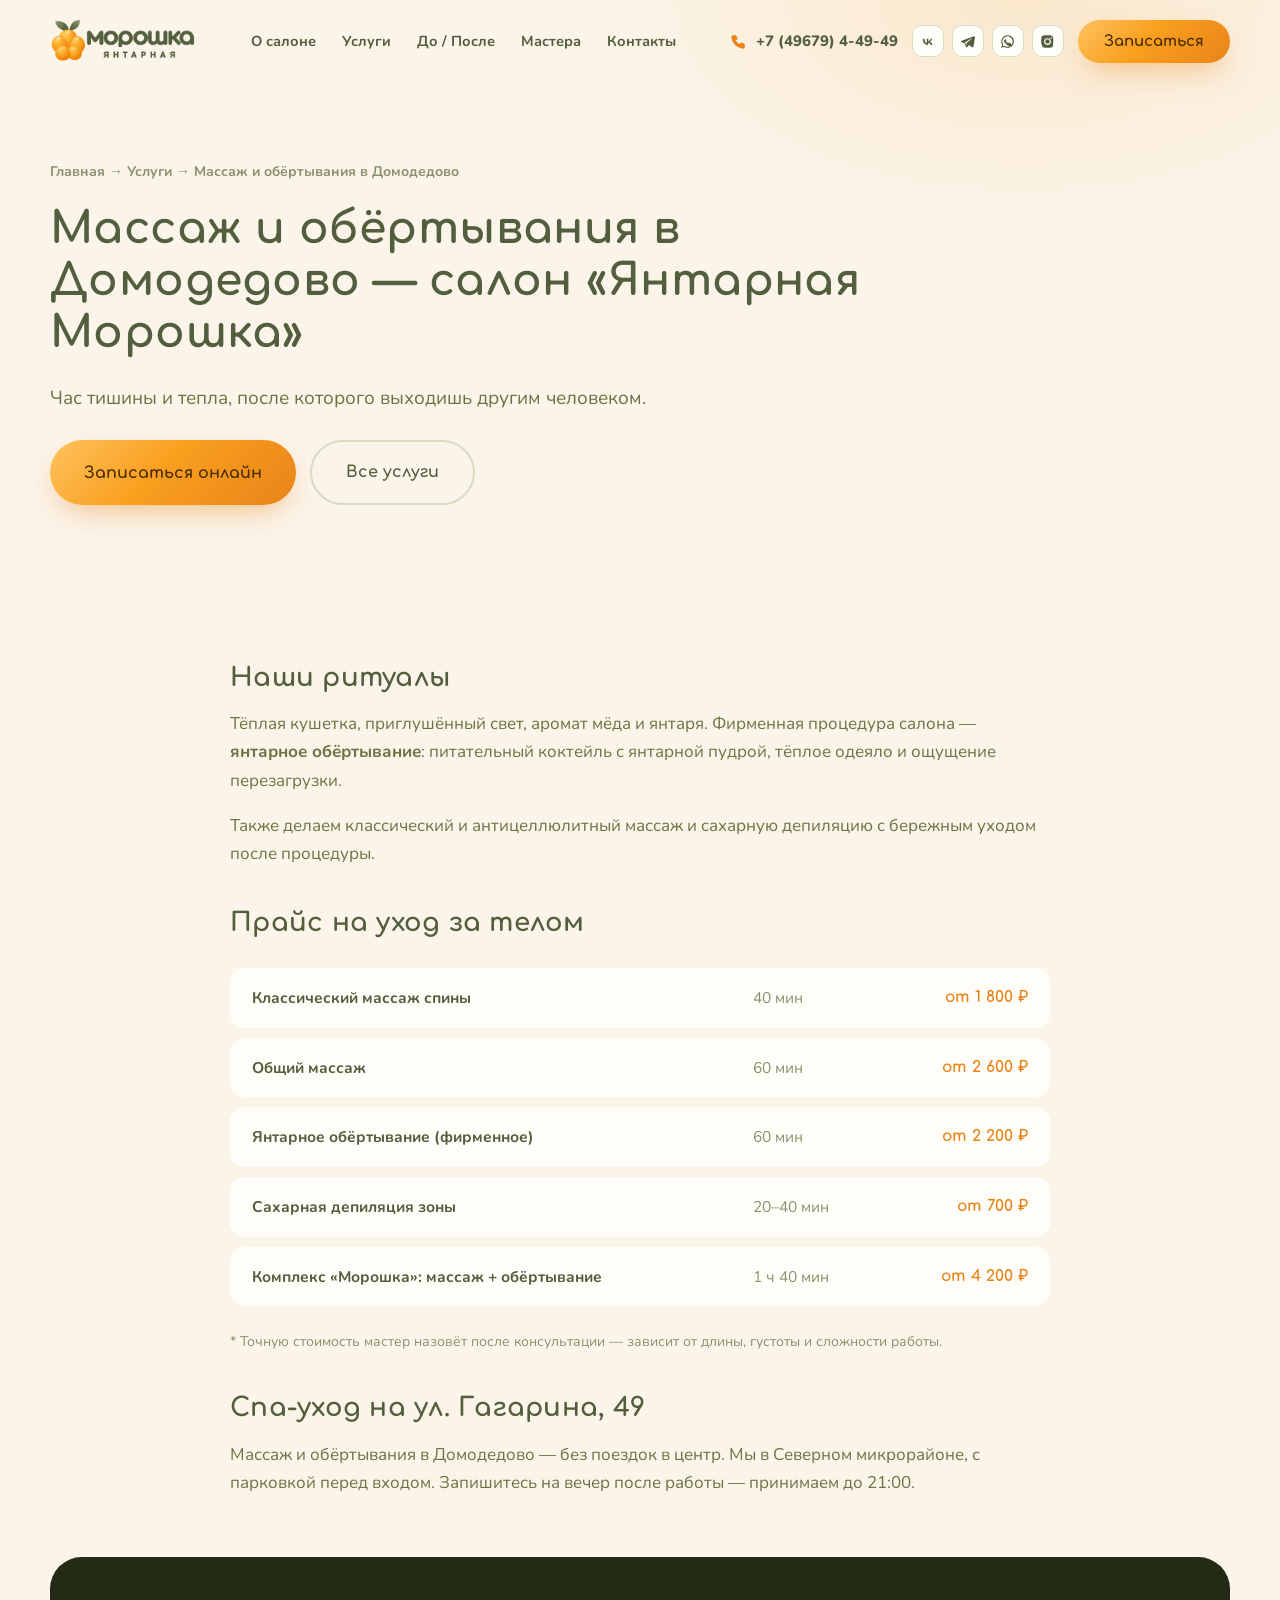
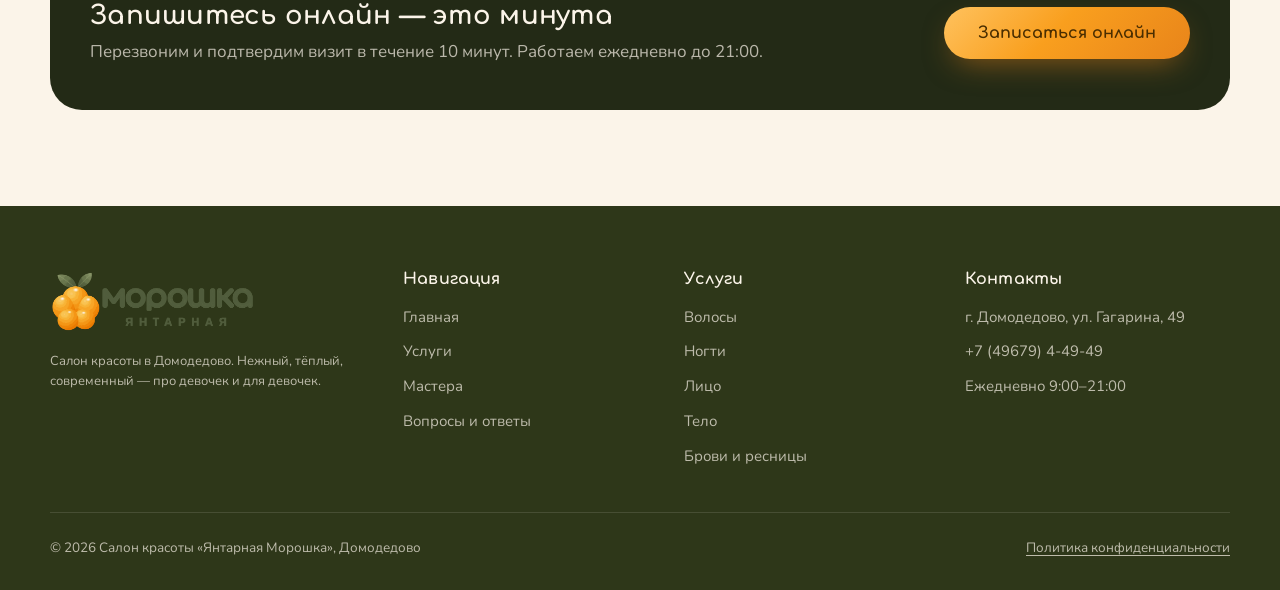
<file: uslugi/telo.html>
<!DOCTYPE html>
<html lang="ru">
<head>
  <meta charset="UTF-8">
  <meta name="viewport" content="width=device-width, initial-scale=1.0">
  <title>Массаж и обёртывания в Домодедово — салон «Янтарная Морошка»</title>
  <meta name="description" content="Массаж, янтарные обёртывания и сахарная депиляция в Домодедово, Северный микрорайон, ул. Гагарина, 49. Запись онлайн, ежедневно до 21:00.">
  <meta name="theme-color" content="#FBF4E9">
  <link rel="icon" type="image/png" href="../assets/img/favicon.png">
  <link rel="preconnect" href="https://fonts.googleapis.com">
  <link rel="preconnect" href="https://fonts.gstatic.com" crossorigin>
  <link href="https://fonts.googleapis.com/css2?family=Comfortaa:wght@500;600;700&family=Nunito:ital,wght@0,400;0,600;0,700;0,800;1,400&family=Caveat:wght@600&display=swap" rel="stylesheet">
  <link rel="stylesheet" href="../assets/css/style.css?v=14">
</head>
<body>

  <header class="header is-scrolled">
    <div class="container header__inner">
      <a href="../index.html" class="header__logo" aria-label="Янтарная Морошка — на главную">
        <img src="../assets/img/logo.png" alt="Логотип салона красоты «Янтарная Морошка»" width="160" height="49">
      </a>
      <nav class="nav" aria-label="Основная навигация">
        <ul class="nav__list">
          <li><a class="nav__link" href="../index.html#about">О салоне</a></li>
          <li><a class="nav__link" href="../index.html#services">Услуги</a></li>
          <li><a class="nav__link" href="../index.html#results">До / После</a></li>
          <li><a class="nav__link" href="../index.html#masters">Мастера</a></li>
          <li><a class="nav__link" href="../index.html#contacts">Контакты</a></li>
        </ul>
      </nav>
      <div class="header__right">
        <a class="header__phone" href="tel:+74967944949" aria-label="Позвонить в салон">
          <svg viewBox="0 0 24 24"><path d="M5 4h4l2 5-2.5 1.5a12 12 0 0 0 5 5L15 13l5 2v4a2 2 0 0 1-2 2A16 16 0 0 1 3 6a2 2 0 0 1 2-2Z"/></svg>
          <span>+7 (49679) 4-49-49</span>
        </a>
        <div class="header__socials">
          <a class="header__soc" href="https://vk.com/" target="_blank" rel="noopener noreferrer" aria-label="ВКонтакте"><svg viewBox="0 0 24 24"><path d="M13 17.5c-5.4 0-8.5-3.7-8.6-9.9h2.7c.1 4.6 2.1 6.5 3.7 6.9V7.6h2.5v4c1.6-.2 3.2-2 3.8-4h2.5a8 8 0 0 1-3.7 4.9 8.3 8.3 0 0 1 4.3 5h-2.8a5.3 5.3 0 0 0-4.4-3.7v3.7Z"/></svg></a>
          <a class="header__soc" href="https://t.me/" target="_blank" rel="noopener noreferrer" aria-label="Telegram"><svg viewBox="0 0 24 24"><path d="M21.9 3.4 2.7 10.9c-1.1.4-1 1.9.1 2.2l4.8 1.5 1.9 5.8c.4 1 1.6 1.2 2.3.3l2.6-3.2 4.9 3.6c.9.6 2 .1 2.2-.9L24 5.6c.2-1.2-1-2.2-2.1-2.2ZM8 13.7l10.8-6.8c.3-.2.6.2.3.4l-8.5 7-.3 3.4-2.3-4Z"/></svg></a>
          <a class="header__soc" href="https://wa.me/74967944949" target="_blank" rel="noopener noreferrer" aria-label="WhatsApp"><svg viewBox="0 0 24 24"><path d="M12 2a10 10 0 0 0-8.6 15L2 22l5.2-1.4A10 10 0 1 0 12 2Zm0 18.2a8.2 8.2 0 0 1-4.2-1.1l-.3-.2-3 .8.8-3-.2-.3A8.2 8.2 0 1 1 12 20.2Zm4.5-5.9c-.2-.1-1.4-.7-1.7-.8s-.4-.1-.6.1-.6.8-.8 1a3.4 3.4 0 0 1-1.6-.5 6.2 6.2 0 0 1-2.3-2c-.2-.3 0-.4.1-.6l.4-.5a1.9 1.9 0 0 0 .1-.5 5.6 5.6 0 0 0-.8-1.9c-.2-.3-.5-.3-.6-.3h-.5a1.1 1.1 0 0 0-.8.4A3.3 3.3 0 0 0 6.4 11a5.7 5.7 0 0 0 1.2 3 13 13 0 0 0 5 4.4c1.9.8 2.6.8 3.5.7a3 3 0 0 0 2-1.4 2.5 2.5 0 0 0 .2-1.4c-.1-.1-.3-.2-.5-.3Z"/></svg></a>
          <a class="header__soc" href="https://instagram.com/" target="_blank" rel="noopener noreferrer" aria-label="Instagram"><svg viewBox="0 0 24 24"><path d="M12 2c2.7 0 3 0 4.1.1 3 .1 4.8 1.7 4.9 4.9.1 1.1.1 1.4.1 5s0 3.9-.1 5c-.1 3.2-1.9 4.8-4.9 4.9-1.1.1-1.4.1-4.1.1s-3 0-4.1-.1c-3-.1-4.8-1.7-4.9-4.9C2 15.9 2 15.6 2 12s0-3.9.1-5C2.2 3.8 3.9 2.2 6.9 2.1 8 2 8.3 2 12 2Zm0 4.6a5.4 5.4 0 1 0 5.4 5.4A5.4 5.4 0 0 0 12 6.6Zm0 8.9a3.5 3.5 0 1 1 3.5-3.5 3.5 3.5 0 0 1-3.5 3.5ZM17.8 5a1.3 1.3 0 1 0 1.3 1.3A1.3 1.3 0 0 0 17.8 5Z"/></svg></a>
        </div>
        <button class="btn btn--amber btn--sm header__cta" data-book>Записаться</button>
      </div>
      <button class="burger" aria-label="Меню" aria-expanded="false"><span></span></button>
    </div>
  </header>
  <div class="mobile-menu">
    <a href="../index.html">Главная</a>
    <a href="../index.html#services">Услуги</a>
    <a href="../index.html#masters">Мастера</a>
    <a href="../index.html#contacts">Контакты</a>
    <a href="#" data-book>Записаться онлайн</a>
  </div>

  <main>
    <section class="page-hero">
      <div class="container">
        <div class="breadcrumbs"><a href="../index.html">Главная</a> → <a href="../index.html#services">Услуги</a> → Массаж и обёртывания в Домодедово</div>
        <h1>Массаж и обёртывания в Домодедово — салон «Янтарная Морошка»</h1>
        <p class="lead" style="font-size:19px;color:var(--sage-2);max-width:640px">Час тишины и тепла, после которого выходишь другим человеком.</p>
        <div style="display:flex;gap:14px;flex-wrap:wrap;margin-top:26px">
          <button class="btn btn--amber" data-book>Записаться онлайн</button>
          <a class="btn btn--ghost" href="../index.html#services">Все услуги</a>
        </div>
      </div>
    </section>
    <section class="section" style="padding-top:54px">
      <div class="container prose">
        <h2>Наши ритуалы</h2>
        <p>Тёплая кушетка, приглушённый свет, аромат мёда и янтаря. Фирменная процедура салона — <strong>янтарное обёртывание</strong>: питательный коктейль с янтарной пудрой, тёплое одеяло и ощущение перезагрузки.</p>
        <p>Также делаем классический и антицеллюлитный массаж и сахарную депиляцию с бережным уходом после процедуры.</p>
        <h2>Прайс на уход за телом</h2>
        <table class="price-table">
            <tr><td>Классический массаж спины</td><td>40 мин</td><td>от 1 800 ₽</td></tr>
            <tr><td>Общий массаж</td><td>60 мин</td><td>от 2 600 ₽</td></tr>
            <tr><td>Янтарное обёртывание (фирменное)</td><td>60 мин</td><td>от 2 200 ₽</td></tr>
            <tr><td>Сахарная депиляция зоны</td><td>20–40 мин</td><td>от 700 ₽</td></tr>
            <tr><td>Комплекс «Морошка»: массаж + обёртывание</td><td>1 ч 40 мин</td><td>от 4 200 ₽</td></tr>
        </table>
        <p style="font-size:14px;color:var(--sage-soft)">* Точную стоимость мастер назовёт после консультации — зависит от длины, густоты и сложности работы.</p>
        <h2>Спа-уход на ул. Гагарина, 49</h2>
        <p>Массаж и обёртывания в Домодедово — без поездок в центр. Мы в Северном микрорайоне, с парковкой перед входом. Запишитесь на вечер после работы — принимаем до 21:00.</p>
      </div>
      <div class="container">
      <div class="cta-band">
        <div>
          <h2>Запишитесь онлайн — это минута</h2>
          <p>Перезвоним и подтвердим визит в течение 10 минут. Работаем ежедневно до 21:00.</p>
        </div>
        <button class="btn btn--amber" data-book>Записаться онлайн</button>
      </div>

      </div>
    </section>
  </main>

  <footer class="footer">
    <div class="container">
      <div class="footer__grid">
        <div>
          <img class="footer__logo" src="../assets/img/logo.png" alt="«Янтарная Морошка» — логотип">
          <p class="footer__note">Салон красоты в Домодедово. Нежный, тёплый, современный — про девочек и для девочек.</p>
        </div>
        <div>
          <h4>Навигация</h4>
          <ul class="footer__links">
            <li><a href="../index.html">Главная</a></li>
            <li><a href="../index.html#services">Услуги</a></li>
            <li><a href="../index.html#masters">Мастера</a></li>
            <li><a href="../index.html#faq">Вопросы и ответы</a></li>
          </ul>
        </div>
        <div>
          <h4>Услуги</h4>
          <ul class="footer__links">
            <li><a href="volosy.html">Волосы</a></li>
            <li><a href="nogti.html">Ногти</a></li>
            <li><a href="litso.html">Лицо</a></li>
            <li><a href="telo.html">Тело</a></li>
            <li><a href="brovi.html">Брови и ресницы</a></li>
          </ul>
        </div>
        <div>
          <h4>Контакты</h4>
          <ul class="footer__links">
            <li>г. Домодедово, ул. Гагарина, 49</li>
            <li><a href="tel:+74967944949">+7 (49679) 4-49-49</a></li>
            <li>Ежедневно 9:00–21:00</li>
          </ul>
        </div>
      </div>
      <div class="footer__bottom">
        <span>© 2026 Салон красоты «Янтарная Морошка», Домодедово</span>
        <a href="#" data-privacy>Политика конфиденциальности</a>
      </div>
    </div>
  </footer>

  <button class="btn btn--amber sticky-cta" data-book>Записаться онлайн</button>

  <div class="modal" id="booking-modal" role="dialog" aria-modal="true" aria-labelledby="bm-title">
    <div class="modal__card">
      <img class="modal__logo" src="../assets/img/logo.png" alt="Салон красоты «Янтарная Морошка»">
      <button class="modal__close" aria-label="Закрыть">✕</button>
      <h3 id="bm-title">Онлайн-запись</h3>
      <p class="modal__sub">Заполните форму — перезвоним и подтвердим визит в течение 10 минут</p>
      <form class="form" id="booking-form" novalidate>
        <div class="field">
          <label for="f-name">Ваше имя</label>
          <input type="text" id="f-name" name="name" placeholder="Например, Мария" autocomplete="name">
          <span class="field__err">Подскажите, как к вам обращаться</span>
        </div>
        <div class="field">
          <label for="f-phone">Телефон</label>
          <input type="tel" id="f-phone" name="phone" placeholder="+7 (___) ___-__-__" autocomplete="tel" inputmode="tel">
          <span class="field__err">Введите номер полностью</span>
        </div>
        <div class="field">
          <label for="f-service">Услуга</label>
          <select id="f-service" name="service">
            <option value="">Выберите услугу…</option>
            <option value="волосы">Волосы — стрижка, окрашивание, уход</option>
            <option value="ногти">Ногти — маникюр, педикюр</option>
            <option value="лицо">Лицо — чистка, пилинг, массаж</option>
            <option value="тело">Тело — массаж, обёртывание, депиляция</option>
            <option value="брови">Брови и ресницы</option>
            <option value="консультация">Пока не знаю — нужна консультация</option>
          </select>
          <span class="field__err">Выберите услугу</span>
        </div>
        <div class="form__row">
          <div class="field">
            <label for="f-date">Желаемая дата</label>
            <input type="date" id="f-date" name="date">
          </div>
          <div class="field">
            <label for="f-time">Время</label>
            <input type="time" id="f-time" name="time" min="09:00" max="21:00">
          </div>
        </div>
        <div class="field">
          <label for="f-comment">Комментарий <span style="font-weight:400;color:var(--sage-soft)">(необязательно)</span></label>
          <textarea id="f-comment" name="comment" placeholder="Например, хочу к мастеру Анне"></textarea>
        </div>
        <button class="btn btn--amber" type="submit" style="width:100%">Записаться онлайн</button>
        <p class="form__agree">Нажимая кнопку, вы соглашаетесь с <button type="button" data-privacy>политикой конфиденциальности</button></p>
      </form>
      <div class="form-success">
        <div class="form-success__check">✓</div>
        <h4>Спасибо, заявка отправлена!</h4>
        <p>Мы свяжемся с вами для подтверждения записи.<br>Обычно перезваниваем в течение 10 минут.</p>
        <button class="btn btn--dark btn--sm" onclick="this.closest('.modal').classList.remove('is-open');document.body.style.overflow=''">Хорошо, жду</button>
      </div>
    </div>
  </div>

  <div class="modal" id="privacy-modal" role="dialog" aria-modal="true" aria-label="Политика конфиденциальности">
    <div class="modal__card">
      <button class="modal__close" aria-label="Закрыть">✕</button>
      <h3>Политика конфиденциальности</h3>
      <div style="color:var(--sage-2);font-size:14.5px">
        <p>Отправляя форму на сайте, вы даёте согласие на обработку персональных данных (имя, телефон) в соответствии с ФЗ-152 «О персональных данных».</p>
        <p>Данные используются исключительно для связи с вами и подтверждения записи и не передаются третьим лицам.</p>
        <p>Вы можете отозвать согласие в любой момент, направив запрос на privet@moroshka49.ru.</p>
      </div>
    </div>
  </div>

  <script src="../assets/js/main.js?v=14"></script>
</body>
</html>
</file>
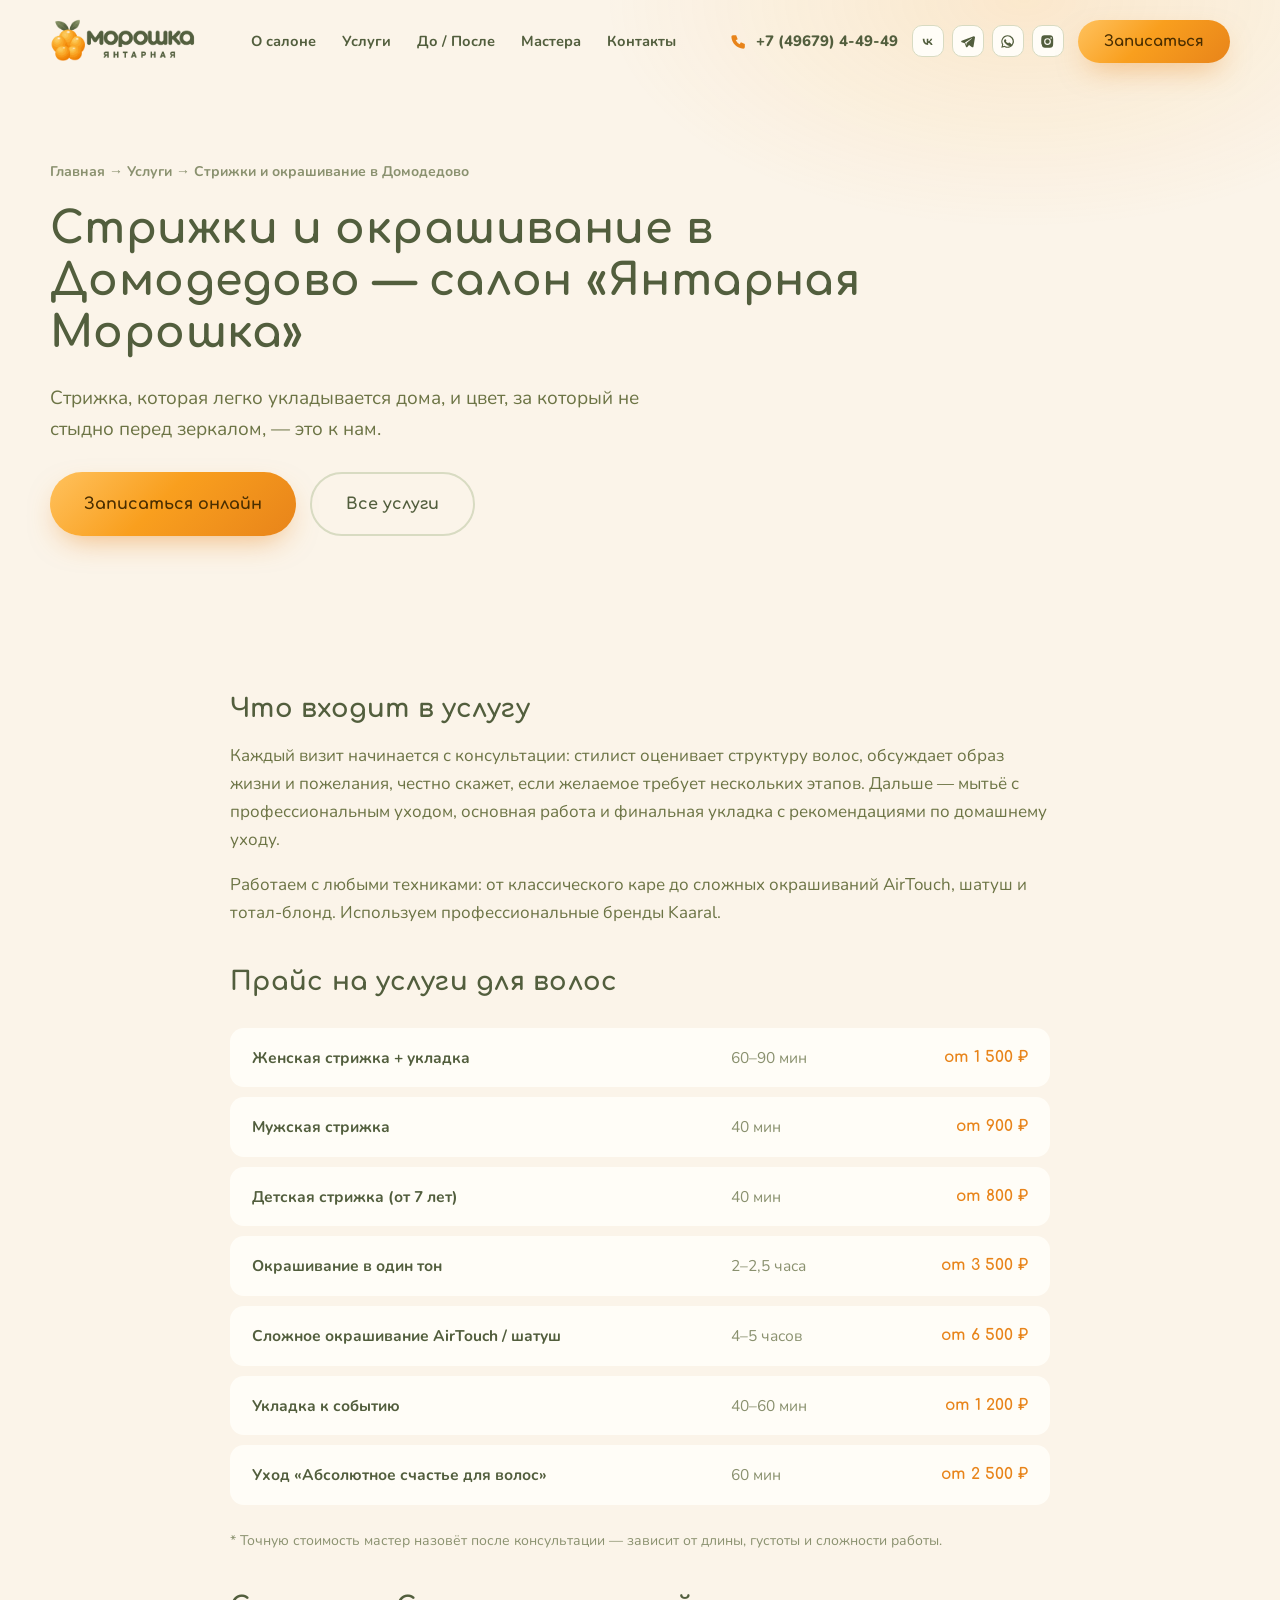
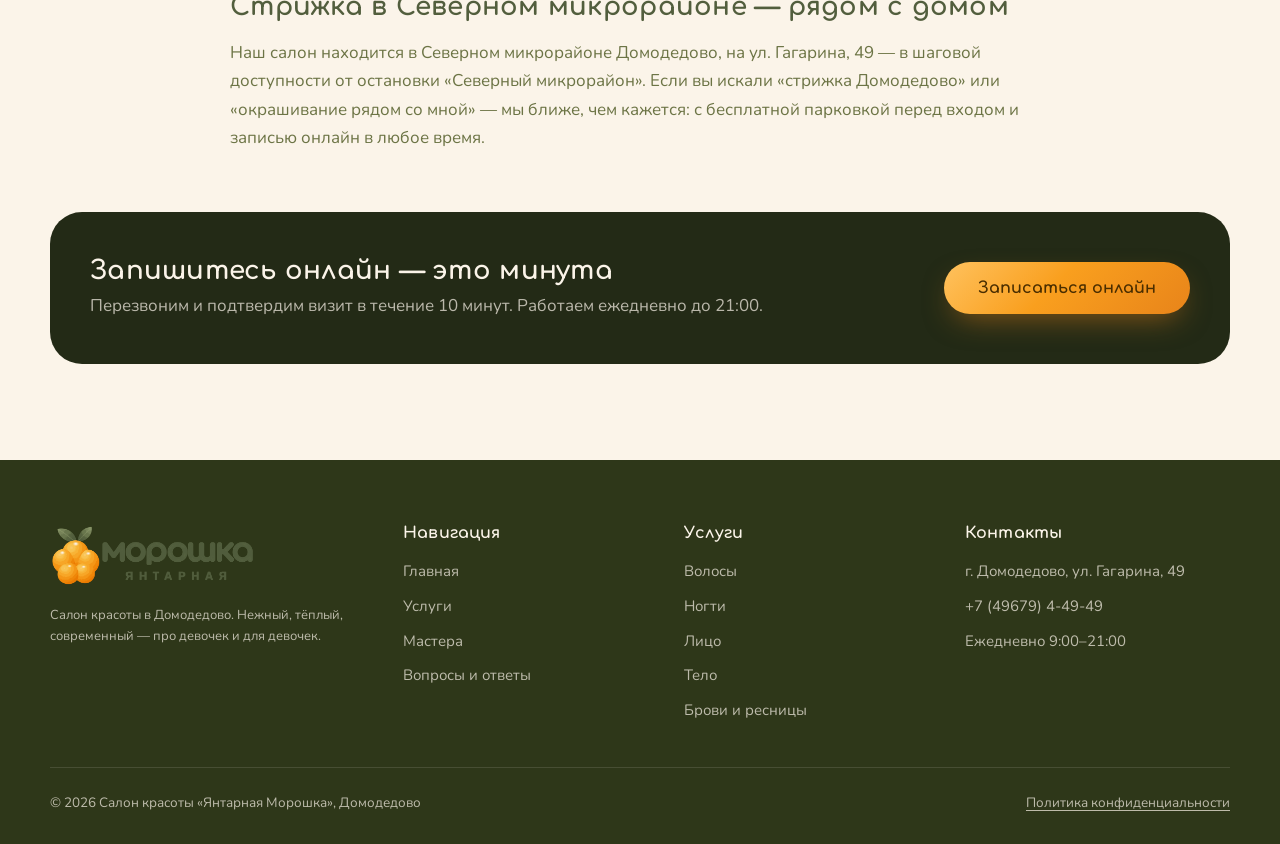
<file: uslugi/volosy.html>
<!DOCTYPE html>
<html lang="ru">
<head>
  <meta charset="UTF-8">
  <meta name="viewport" content="width=device-width, initial-scale=1.0">
  <title>Стрижки и окрашивание в Домодедово — салон «Янтарная Морошка»</title>
  <meta name="description" content="Женские, мужские и детские стрижки, сложные окрашивания AirTouch и шатуш, уходы и укладки в Домодедово, Северный микрорайон, ул. Гагарина, 49. Онлайн-запись.">
  <meta name="theme-color" content="#FBF4E9">
  <link rel="icon" type="image/png" href="../assets/img/favicon.png">
  <link rel="preconnect" href="https://fonts.googleapis.com">
  <link rel="preconnect" href="https://fonts.gstatic.com" crossorigin>
  <link href="https://fonts.googleapis.com/css2?family=Comfortaa:wght@500;600;700&family=Nunito:ital,wght@0,400;0,600;0,700;0,800;1,400&family=Caveat:wght@600&display=swap" rel="stylesheet">
  <link rel="stylesheet" href="../assets/css/style.css?v=14">
</head>
<body>

  <header class="header is-scrolled">
    <div class="container header__inner">
      <a href="../index.html" class="header__logo" aria-label="Янтарная Морошка — на главную">
        <img src="../assets/img/logo.png" alt="Логотип салона красоты «Янтарная Морошка»" width="160" height="49">
      </a>
      <nav class="nav" aria-label="Основная навигация">
        <ul class="nav__list">
          <li><a class="nav__link" href="../index.html#about">О салоне</a></li>
          <li><a class="nav__link" href="../index.html#services">Услуги</a></li>
          <li><a class="nav__link" href="../index.html#results">До / После</a></li>
          <li><a class="nav__link" href="../index.html#masters">Мастера</a></li>
          <li><a class="nav__link" href="../index.html#contacts">Контакты</a></li>
        </ul>
      </nav>
      <div class="header__right">
        <a class="header__phone" href="tel:+74967944949" aria-label="Позвонить в салон">
          <svg viewBox="0 0 24 24"><path d="M5 4h4l2 5-2.5 1.5a12 12 0 0 0 5 5L15 13l5 2v4a2 2 0 0 1-2 2A16 16 0 0 1 3 6a2 2 0 0 1 2-2Z"/></svg>
          <span>+7 (49679) 4-49-49</span>
        </a>
        <div class="header__socials">
          <a class="header__soc" href="https://vk.com/" target="_blank" rel="noopener noreferrer" aria-label="ВКонтакте"><svg viewBox="0 0 24 24"><path d="M13 17.5c-5.4 0-8.5-3.7-8.6-9.9h2.7c.1 4.6 2.1 6.5 3.7 6.9V7.6h2.5v4c1.6-.2 3.2-2 3.8-4h2.5a8 8 0 0 1-3.7 4.9 8.3 8.3 0 0 1 4.3 5h-2.8a5.3 5.3 0 0 0-4.4-3.7v3.7Z"/></svg></a>
          <a class="header__soc" href="https://t.me/" target="_blank" rel="noopener noreferrer" aria-label="Telegram"><svg viewBox="0 0 24 24"><path d="M21.9 3.4 2.7 10.9c-1.1.4-1 1.9.1 2.2l4.8 1.5 1.9 5.8c.4 1 1.6 1.2 2.3.3l2.6-3.2 4.9 3.6c.9.6 2 .1 2.2-.9L24 5.6c.2-1.2-1-2.2-2.1-2.2ZM8 13.7l10.8-6.8c.3-.2.6.2.3.4l-8.5 7-.3 3.4-2.3-4Z"/></svg></a>
          <a class="header__soc" href="https://wa.me/74967944949" target="_blank" rel="noopener noreferrer" aria-label="WhatsApp"><svg viewBox="0 0 24 24"><path d="M12 2a10 10 0 0 0-8.6 15L2 22l5.2-1.4A10 10 0 1 0 12 2Zm0 18.2a8.2 8.2 0 0 1-4.2-1.1l-.3-.2-3 .8.8-3-.2-.3A8.2 8.2 0 1 1 12 20.2Zm4.5-5.9c-.2-.1-1.4-.7-1.7-.8s-.4-.1-.6.1-.6.8-.8 1a3.4 3.4 0 0 1-1.6-.5 6.2 6.2 0 0 1-2.3-2c-.2-.3 0-.4.1-.6l.4-.5a1.9 1.9 0 0 0 .1-.5 5.6 5.6 0 0 0-.8-1.9c-.2-.3-.5-.3-.6-.3h-.5a1.1 1.1 0 0 0-.8.4A3.3 3.3 0 0 0 6.4 11a5.7 5.7 0 0 0 1.2 3 13 13 0 0 0 5 4.4c1.9.8 2.6.8 3.5.7a3 3 0 0 0 2-1.4 2.5 2.5 0 0 0 .2-1.4c-.1-.1-.3-.2-.5-.3Z"/></svg></a>
          <a class="header__soc" href="https://instagram.com/" target="_blank" rel="noopener noreferrer" aria-label="Instagram"><svg viewBox="0 0 24 24"><path d="M12 2c2.7 0 3 0 4.1.1 3 .1 4.8 1.7 4.9 4.9.1 1.1.1 1.4.1 5s0 3.9-.1 5c-.1 3.2-1.9 4.8-4.9 4.9-1.1.1-1.4.1-4.1.1s-3 0-4.1-.1c-3-.1-4.8-1.7-4.9-4.9C2 15.9 2 15.6 2 12s0-3.9.1-5C2.2 3.8 3.9 2.2 6.9 2.1 8 2 8.3 2 12 2Zm0 4.6a5.4 5.4 0 1 0 5.4 5.4A5.4 5.4 0 0 0 12 6.6Zm0 8.9a3.5 3.5 0 1 1 3.5-3.5 3.5 3.5 0 0 1-3.5 3.5ZM17.8 5a1.3 1.3 0 1 0 1.3 1.3A1.3 1.3 0 0 0 17.8 5Z"/></svg></a>
        </div>
        <button class="btn btn--amber btn--sm header__cta" data-book>Записаться</button>
      </div>
      <button class="burger" aria-label="Меню" aria-expanded="false"><span></span></button>
    </div>
  </header>
  <div class="mobile-menu">
    <a href="../index.html">Главная</a>
    <a href="../index.html#services">Услуги</a>
    <a href="../index.html#masters">Мастера</a>
    <a href="../index.html#contacts">Контакты</a>
    <a href="#" data-book>Записаться онлайн</a>
  </div>

  <main>
    <section class="page-hero">
      <div class="container">
        <div class="breadcrumbs"><a href="../index.html">Главная</a> → <a href="../index.html#services">Услуги</a> → Стрижки и окрашивание в Домодедово</div>
        <h1>Стрижки и окрашивание в Домодедово — салон «Янтарная Морошка»</h1>
        <p class="lead" style="font-size:19px;color:var(--sage-2);max-width:640px">Стрижка, которая легко укладывается дома, и цвет, за который не стыдно перед зеркалом, — это к нам.</p>
        <div style="display:flex;gap:14px;flex-wrap:wrap;margin-top:26px">
          <button class="btn btn--amber" data-book>Записаться онлайн</button>
          <a class="btn btn--ghost" href="../index.html#services">Все услуги</a>
        </div>
      </div>
    </section>
    <section class="section" style="padding-top:54px">
      <div class="container prose">
        <h2>Что входит в услугу</h2>
        <p>Каждый визит начинается с консультации: стилист оценивает структуру волос, обсуждает образ жизни и пожелания, честно скажет, если желаемое требует нескольких этапов. Дальше — мытьё с профессиональным уходом, основная работа и финальная укладка с рекомендациями по домашнему уходу.</p>
        <p>Работаем с любыми техниками: от классического каре до сложных окрашиваний AirTouch, шатуш и тотал-блонд. Используем профессиональные бренды Kaaral.</p>
        <h2>Прайс на услуги для волос</h2>
        <table class="price-table">
            <tr><td>Женская стрижка + укладка</td><td>60–90 мин</td><td>от 1 500 ₽</td></tr>
            <tr><td>Мужская стрижка</td><td>40 мин</td><td>от 900 ₽</td></tr>
            <tr><td>Детская стрижка (от 7 лет)</td><td>40 мин</td><td>от 800 ₽</td></tr>
            <tr><td>Окрашивание в один тон</td><td>2–2,5 часа</td><td>от 3 500 ₽</td></tr>
            <tr><td>Сложное окрашивание AirTouch / шатуш</td><td>4–5 часов</td><td>от 6 500 ₽</td></tr>
            <tr><td>Укладка к событию</td><td>40–60 мин</td><td>от 1 200 ₽</td></tr>
            <tr><td>Уход «Абсолютное счастье для волос»</td><td>60 мин</td><td>от 2 500 ₽</td></tr>
        </table>
        <p style="font-size:14px;color:var(--sage-soft)">* Точную стоимость мастер назовёт после консультации — зависит от длины, густоты и сложности работы.</p>
        <h2>Стрижка в Северном микрорайоне — рядом с домом</h2>
        <p>Наш салон находится в Северном микрорайоне Домодедово, на ул. Гагарина, 49 — в шаговой доступности от остановки «Северный микрорайон». Если вы искали «стрижка Домодедово» или «окрашивание рядом со мной» — мы ближе, чем кажется: с бесплатной парковкой перед входом и записью онлайн в любое время.</p>
      </div>
      <div class="container">
      <div class="cta-band">
        <div>
          <h2>Запишитесь онлайн — это минута</h2>
          <p>Перезвоним и подтвердим визит в течение 10 минут. Работаем ежедневно до 21:00.</p>
        </div>
        <button class="btn btn--amber" data-book>Записаться онлайн</button>
      </div>

      </div>
    </section>
  </main>

  <footer class="footer">
    <div class="container">
      <div class="footer__grid">
        <div>
          <img class="footer__logo" src="../assets/img/logo.png" alt="«Янтарная Морошка» — логотип">
          <p class="footer__note">Салон красоты в Домодедово. Нежный, тёплый, современный — про девочек и для девочек.</p>
        </div>
        <div>
          <h4>Навигация</h4>
          <ul class="footer__links">
            <li><a href="../index.html">Главная</a></li>
            <li><a href="../index.html#services">Услуги</a></li>
            <li><a href="../index.html#masters">Мастера</a></li>
            <li><a href="../index.html#faq">Вопросы и ответы</a></li>
          </ul>
        </div>
        <div>
          <h4>Услуги</h4>
          <ul class="footer__links">
            <li><a href="volosy.html">Волосы</a></li>
            <li><a href="nogti.html">Ногти</a></li>
            <li><a href="litso.html">Лицо</a></li>
            <li><a href="telo.html">Тело</a></li>
            <li><a href="brovi.html">Брови и ресницы</a></li>
          </ul>
        </div>
        <div>
          <h4>Контакты</h4>
          <ul class="footer__links">
            <li>г. Домодедово, ул. Гагарина, 49</li>
            <li><a href="tel:+74967944949">+7 (49679) 4-49-49</a></li>
            <li>Ежедневно 9:00–21:00</li>
          </ul>
        </div>
      </div>
      <div class="footer__bottom">
        <span>© 2026 Салон красоты «Янтарная Морошка», Домодедово</span>
        <a href="#" data-privacy>Политика конфиденциальности</a>
      </div>
    </div>
  </footer>

  <button class="btn btn--amber sticky-cta" data-book>Записаться онлайн</button>

  <div class="modal" id="booking-modal" role="dialog" aria-modal="true" aria-labelledby="bm-title">
    <div class="modal__card">
      <img class="modal__logo" src="../assets/img/logo.png" alt="Салон красоты «Янтарная Морошка»">
      <button class="modal__close" aria-label="Закрыть">✕</button>
      <h3 id="bm-title">Онлайн-запись</h3>
      <p class="modal__sub">Заполните форму — перезвоним и подтвердим визит в течение 10 минут</p>
      <form class="form" id="booking-form" novalidate>
        <div class="field">
          <label for="f-name">Ваше имя</label>
          <input type="text" id="f-name" name="name" placeholder="Например, Мария" autocomplete="name">
          <span class="field__err">Подскажите, как к вам обращаться</span>
        </div>
        <div class="field">
          <label for="f-phone">Телефон</label>
          <input type="tel" id="f-phone" name="phone" placeholder="+7 (___) ___-__-__" autocomplete="tel" inputmode="tel">
          <span class="field__err">Введите номер полностью</span>
        </div>
        <div class="field">
          <label for="f-service">Услуга</label>
          <select id="f-service" name="service">
            <option value="">Выберите услугу…</option>
            <option value="волосы">Волосы — стрижка, окрашивание, уход</option>
            <option value="ногти">Ногти — маникюр, педикюр</option>
            <option value="лицо">Лицо — чистка, пилинг, массаж</option>
            <option value="тело">Тело — массаж, обёртывание, депиляция</option>
            <option value="брови">Брови и ресницы</option>
            <option value="консультация">Пока не знаю — нужна консультация</option>
          </select>
          <span class="field__err">Выберите услугу</span>
        </div>
        <div class="form__row">
          <div class="field">
            <label for="f-date">Желаемая дата</label>
            <input type="date" id="f-date" name="date">
          </div>
          <div class="field">
            <label for="f-time">Время</label>
            <input type="time" id="f-time" name="time" min="09:00" max="21:00">
          </div>
        </div>
        <div class="field">
          <label for="f-comment">Комментарий <span style="font-weight:400;color:var(--sage-soft)">(необязательно)</span></label>
          <textarea id="f-comment" name="comment" placeholder="Например, хочу к мастеру Анне"></textarea>
        </div>
        <button class="btn btn--amber" type="submit" style="width:100%">Записаться онлайн</button>
        <p class="form__agree">Нажимая кнопку, вы соглашаетесь с <button type="button" data-privacy>политикой конфиденциальности</button></p>
      </form>
      <div class="form-success">
        <div class="form-success__check">✓</div>
        <h4>Спасибо, заявка отправлена!</h4>
        <p>Мы свяжемся с вами для подтверждения записи.<br>Обычно перезваниваем в течение 10 минут.</p>
        <button class="btn btn--dark btn--sm" onclick="this.closest('.modal').classList.remove('is-open');document.body.style.overflow=''">Хорошо, жду</button>
      </div>
    </div>
  </div>

  <div class="modal" id="privacy-modal" role="dialog" aria-modal="true" aria-label="Политика конфиденциальности">
    <div class="modal__card">
      <button class="modal__close" aria-label="Закрыть">✕</button>
      <h3>Политика конфиденциальности</h3>
      <div style="color:var(--sage-2);font-size:14.5px">
        <p>Отправляя форму на сайте, вы даёте согласие на обработку персональных данных (имя, телефон) в соответствии с ФЗ-152 «О персональных данных».</p>
        <p>Данные используются исключительно для связи с вами и подтверждения записи и не передаются третьим лицам.</p>
        <p>Вы можете отозвать согласие в любой момент, направив запрос на privet@moroshka49.ru.</p>
      </div>
    </div>
  </div>

  <script src="../assets/js/main.js?v=14"></script>
</body>
</html>
</file>
<file: assets/css/style.css>
/* ============================================================
   «Янтарная Морошка» — дизайн-система на основе логотипа
   Палитра из логотипа: шалфей #525E3D, янтарь #F99F1E,
   олива #6C7445, чёрный фон → глубокий зелёно-шоколадный
   ============================================================ */

:root {
  --cream:      #FBF4E9;
  --cream-2:    #F5EBDA;
  --paper:      #FFFDF7;
  --sage:       #525E3D;
  --sage-2:     #6C7445;
  --sage-soft:  #8A916F;
  --sage-mist:  #E8E9D6;
  --sage-line:  #D8DBC2;
  --amber:      #F99F1E;
  --amber-2:    #E8841A;
  --amber-soft: #FFCF7D;
  --amber-milk: #FFF0D8;
  --ink:        #2C321F;
  --dark:       #232A16;
  --dark-2:     #2E3719;
  --white:      #FFFFFF;
  --grad-amber: linear-gradient(135deg, #FFC25E 0%, #F99F1E 45%, #E8841A 100%);
  --grad-sage:  linear-gradient(135deg, #6C7445 0%, #525E3D 100%);
  --radius-l:   32px;
  --radius-m:   22px;
  --radius-s:   14px;
  --shadow-warm: 0 18px 45px -18px rgba(88, 70, 25, .28);
  --shadow-soft: 0 10px 30px -12px rgba(60, 70, 41, .18);
  --font-display: 'Comfortaa', 'Nunito', sans-serif;
  --font-body: 'Nunito', 'Segoe UI', sans-serif;
  --font-hand: 'Caveat', cursive;
}

*, *::before, *::after { box-sizing: border-box; }

html { scroll-behavior: smooth; }

body {
  margin: 0;
  font-family: var(--font-body);
  font-size: 17px;
  line-height: 1.65;
  color: var(--ink);
  background: var(--cream);
  -webkit-font-smoothing: antialiased;
  overflow-x: hidden;
  animation: pageIn .5s ease both;
}

@keyframes pageIn { from { opacity: 0; } to { opacity: 1; } }

img { max-width: 100%; display: block; }
a { color: inherit; text-decoration: none; }
button { font-family: inherit; cursor: pointer; border: none; background: none; }
::selection { background: var(--amber-soft); color: var(--ink); }

.container { width: min(1180px, calc(100% - 40px)); margin: 0 auto; }

h1, h2, h3, h4 {
  font-family: var(--font-display);
  color: var(--sage);
  line-height: 1.18;
  margin: 0 0 .55em;
  letter-spacing: .01em;
}

/* Кастомный курсор отключён по правке заказчика */

/* ---------- Шапка ---------- */
.header {
  position: fixed; top: 0; left: 0; right: 0; z-index: 100;
  transition: background .35s ease, box-shadow .35s ease, padding .35s ease;
  padding: 18px 0;
}
.header.is-scrolled {
  background: rgba(251, 244, 233, .88);
  backdrop-filter: blur(14px);
  -webkit-backdrop-filter: blur(14px);
  box-shadow: 0 6px 24px -12px rgba(60, 70, 41, .25);
  padding: 10px 0;
}
.header__inner { display: flex; align-items: center; gap: 22px; }
.header__logo { flex: 0 0 auto; }
.header__logo img { height: 46px; width: auto; transition: transform .3s ease; }
.header__logo:hover img { transform: scale(1.04) rotate(-1deg); }
.nav { margin-left: auto; }
.nav__list { display: flex; gap: 22px; list-style: none; margin: 0; padding: 0; }
.nav__link { font-weight: 700; font-size: 14.5px; color: var(--sage); position: relative; padding: 6px 2px; white-space: nowrap; }
.nav__link::after {
  content: ''; position: absolute; left: 0; bottom: 0; height: 3px; width: 0;
  border-radius: 3px; background: var(--grad-amber); transition: width .3s ease;
}
.nav__link:hover::after, .nav__link.is-active::after { width: 100%; }
.header__right { display: flex; align-items: center; gap: 14px; margin-left: auto; }
.header__phone { display: flex; align-items: center; gap: 8px; font-weight: 800; color: var(--sage); font-size: 16px; white-space: nowrap; transition: color .25s ease; }
.header__phone:hover { color: var(--amber-2); }
.header__phone svg { width: 19px; height: 19px; fill: var(--amber-2); flex: 0 0 19px; }
.header__socials { display: flex; gap: 8px; }
.header__soc {
  width: 36px; height: 36px; border-radius: 11px; display: grid; place-items: center;
  background: var(--paper); border: 1.5px solid var(--sage-line);
  transition: transform .25s ease, background .25s ease, border-color .25s ease;
}
.header__soc svg { width: 17px; height: 17px; fill: var(--sage); transition: fill .25s ease; }
.header__soc:hover { background: var(--grad-amber); border-color: transparent; transform: translateY(-2px); }
.header__soc:hover svg { fill: #4A2E00; }

.burger { display: none; position: relative; z-index: 210; width: 46px; height: 46px; border-radius: 14px; background: var(--amber-milk); }
.burger span, .burger span::before, .burger span::after {
  content: ''; position: absolute; left: 50%; width: 22px; height: 2.6px; border-radius: 3px;
  background: var(--sage); transition: .3s ease; transform: translateX(-50%);
}
.burger span { top: 50%; margin-top: -1.3px; }
.burger span::before { top: -7px; } .burger span::after { top: 7px; }
.burger.is-open span { background: transparent; }
.burger.is-open span::before { transform: translateX(-50%) rotate(45deg); top: 0; }
.burger.is-open span::after { transform: translateX(-50%) rotate(-45deg); top: 0; }

.mobile-menu {
  position: fixed; top: 0; right: 0; bottom: 0; left: 0; z-index: 98; background: var(--dark);
  display: flex; flex-direction: column; justify-content: center; align-items: center; gap: 8px;
  padding-top: 60px;
  opacity: 0; visibility: hidden; transition: .35s ease;
}
.mobile-menu.is-open { opacity: 1; visibility: visible; }
.mobile-menu a {
  font-family: var(--font-display); font-size: 26px; font-weight: 700; color: var(--cream);
  padding: 10px; opacity: 0; transform: translateY(14px); transition: .4s ease;
}
.mobile-menu.is-open a { opacity: 1; transform: none; }
.mobile-menu a:hover { color: var(--amber); }

/* ---------- Кнопки ---------- */
.btn {
  display: inline-flex; align-items: center; justify-content: center; gap: 10px;
  font-family: var(--font-display); font-weight: 700; font-size: 16px;
  padding: 17px 34px; border-radius: 100px; position: relative; overflow: hidden;
  transition: transform .25s ease, box-shadow .25s ease;
  white-space: nowrap;
}
.btn--amber { background: var(--grad-amber); color: #4A2E00; box-shadow: 0 12px 30px -10px rgba(232, 132, 26, .55); }
.btn--amber:hover { transform: translateY(-3px) scale(1.02); box-shadow: 0 18px 38px -10px rgba(232, 132, 26, .65); }
.btn--amber::after {
  content: ''; position: absolute; top: 0; left: -70%; width: 45%; height: 100%;
  background: linear-gradient(105deg, transparent, rgba(255,255,255,.55), transparent);
  transform: skewX(-20deg); transition: left .6s ease;
}
.btn--amber:hover::after { left: 130%; }
.btn--ghost { border: 2px solid var(--sage-line); color: var(--sage); background: transparent; }
.btn--ghost:hover { border-color: var(--amber); color: var(--amber-2); transform: translateY(-3px); }
.btn--dark { background: var(--dark); color: var(--cream); }
.btn--dark:hover { transform: translateY(-3px); box-shadow: 0 14px 32px -12px rgba(35, 42, 22, .55); }
.btn--sm { padding: 13px 26px; font-size: 15px; }

/* ---------- Секции ---------- */
.section { padding: 96px 0; position: relative; }
.section--tint { background: var(--cream-2); }
.section--dark { background: var(--dark); color: var(--cream); }
.section--dark h2, .section--dark h3 { color: var(--cream); }
.section__head { max-width: 680px; margin: 0 auto 54px; text-align: center; }
.section__head--left { margin-left: 0; text-align: left; }
.section__title { font-size: clamp(28px, 4vw, 42px); font-weight: 700; }
.section__subtitle { font-size: 17px; color: var(--sage-2); margin: 0; }
.section--dark .section__subtitle { color: rgba(251, 244, 233, .72); }

.eyebrow {
  display: inline-flex; align-items: center; gap: 9px;
  font-family: var(--font-display); font-weight: 700; font-size: 13px;
  text-transform: uppercase; letter-spacing: .16em; color: var(--amber-2);
  margin-bottom: 16px;
}
.eyebrow::before, .eyebrow::after {
  content: ''; width: 9px; height: 9px; border-radius: 50%;
  background: radial-gradient(circle at 35% 30%, var(--amber-soft), var(--amber-2));
  box-shadow: inset -1px -2px 3px rgba(160, 80, 0, .35);
}

/* ---------- Hero ---------- */
.hero {
  position: relative; padding: 150px 0 90px; overflow: hidden;
  background:
    radial-gradient(900px 500px at 85% -5%, rgba(249,159,30,.16), transparent 60%),
    radial-gradient(700px 500px at -10% 100%, rgba(108,116,69,.14), transparent 55%),
    var(--cream);
}
.hero__grid { display: grid; grid-template-columns: 1.05fr .95fr; gap: 56px; align-items: center; }
.hero__title { font-size: clamp(30px, 4.2vw, 48px); max-width: 540px; }
.hero__title em { font-style: normal; color: var(--amber-2); }
.hero__text { font-size: 18px; color: var(--sage-2); max-width: 470px; margin: 6px 0 32px; }
.hero__cta { display: flex; gap: 16px; flex-wrap: wrap; margin-bottom: 38px; }
.hero__chips { display: flex; gap: 12px; flex-wrap: wrap; }
.chip {
  display: inline-flex; align-items: center; gap: 8px; background: var(--paper);
  border-radius: 100px; padding: 10px 18px; font-size: 14px; font-weight: 700; color: var(--sage);
  border: 1.5px solid var(--sage-line);
}
.chip svg { width: 16px; height: 16px; fill: var(--amber-2); }

.hero__visual { position: relative; }
.hero__visual { position: relative; }
.hero__visual::before { content: ''; display: block; padding-top: 100%; }
.hero__photo {
  position: absolute; top: 0; right: 0; bottom: 0; left: 0;
  width: 100%; height: 100%; object-fit: cover; object-position: center;
  border-radius: 50%;
  box-shadow: var(--shadow-warm);
}
.hero__float {
  position: absolute; background: var(--paper); border-radius: var(--radius-m);
  box-shadow: var(--shadow-warm); padding: 16px 22px; display: flex; align-items: center; gap: 12px;
  font-weight: 800; color: var(--sage); font-size: 15px;
}
.hero__float small { display: block; font-weight: 600; color: var(--sage-soft); font-size: 12.5px; }
.hero__float--1 { top: 26px; right: -8px; animation: floatY 5s ease-in-out infinite; }
.hero__float--2 { bottom: 34px; left: -22px; animation: floatY 6s .8s ease-in-out infinite; }
@keyframes floatY { 50% { transform: translateY(-13px); } }
.hero__float .stars { color: var(--amber); font-size: 17px; letter-spacing: 2px; }
.hero__scroll {
  position: absolute; left: 50%; bottom: 22px; transform: translateX(-50%);
  color: var(--sage-soft); font-size: 12.5px; font-weight: 700; letter-spacing: .14em;
  text-transform: uppercase; display: flex; flex-direction: column; align-items: center; gap: 6px;
}
.hero__scroll::after { content: ''; width: 2px; height: 34px; background: linear-gradient(var(--amber), transparent); border-radius: 2px; animation: scrollHint 1.8s infinite; }
@keyframes scrollHint { 0% { transform: scaleY(0); transform-origin: top; } 45% { transform: scaleY(1); transform-origin: top; } 55% { transform: scaleY(1); transform-origin: bottom; } 100% { transform: scaleY(0); transform-origin: bottom; } }

/* ---------- О салоне ---------- */
.about__grid { display: grid; grid-template-columns: .92fr 1.08fr; gap: 60px; align-items: center; }
.about__photo-wrap { position: relative; }
.about__photo { border-radius: var(--radius-l); box-shadow: var(--shadow-warm); aspect-ratio: 1/0.92; object-fit: cover; }
.about__photo-wrap::before {
  content: ''; position: absolute; top: 24px; right: -18px; bottom: -18px; left: 24px; z-index: -1;
  border-radius: var(--radius-l); background: var(--sage-mist);
}
.about__photo-wrap::after {
  content: ''; position: absolute; top: -26px; right: -26px; width: 92px; height: 92px;
  border-radius: 50%; background: var(--grad-amber); opacity: .9; z-index: -1;
  animation: floatY 6s ease-in-out infinite;
}
.about__title { font-size: clamp(28px, 3.6vw, 40px); }
.about p { color: var(--sage-2); margin: 0 0 18px; }
.about p strong { color: var(--sage); }
.about__hand { font-family: var(--font-hand); font-size: 27px; color: var(--amber-2); transform: rotate(-2deg); display: inline-block; margin-top: 6px; }

/* ---------- Услуги ---------- */
.services__grid { display: grid; grid-template-columns: repeat(auto-fit, minmax(200px, 1fr)); gap: 22px; }
.service-card {
  background: var(--paper); border-radius: var(--radius-l); padding: 34px 26px 30px;
  border: 1.5px solid transparent; position: relative; overflow: hidden;
  transition: transform .35s ease, box-shadow .35s ease, border-color .35s ease;
  display: flex; flex-direction: column; gap: 14px;
}
.service-card::before {
  content: ''; position: absolute; top: -60px; right: -60px; width: 140px; height: 140px;
  border-radius: 50%; background: radial-gradient(circle, rgba(249,159,30,.16), transparent 70%);
  transition: .4s ease;
}
.service-card:hover { transform: translateY(-9px); box-shadow: var(--shadow-warm); border-color: var(--amber-soft); }
.service-card:hover::before { transform: scale(2.1); }
.service-card__icon {
  width: 66px; height: 66px; border-radius: 22px; background: var(--amber-milk);
  display: grid; place-items: center; transition: .35s ease;
}
.service-card__icon svg { width: 32px; height: 32px; stroke: var(--amber-2); fill: none; stroke-width: 1.9; stroke-linecap: round; stroke-linejoin: round; }
.service-card:hover .service-card__icon { background: var(--grad-amber); transform: rotate(-6deg) scale(1.06); }
.service-card:hover .service-card__icon svg { stroke: #4A2E00; }
.service-card h3 { font-size: 20px; margin: 0; }
.service-card p { margin: 0; font-size: 14.5px; color: var(--sage-2); flex: 1; }
.service-card__price { font-family: var(--font-display); font-weight: 700; color: var(--amber-2); font-size: 15px; }
.service-card__arrow {
  position: absolute; top: 24px; right: 24px; width: 34px; height: 34px; border-radius: 50%;
  border: 1.5px solid var(--sage-line); display: grid; place-items: center; color: var(--sage);
  transition: .3s ease; font-size: 15px;
}
.service-card:hover .service-card__arrow { background: var(--sage); border-color: var(--sage); color: var(--cream); transform: rotate(-45deg); }

/* ---------- Почему мы (тёмная) ---------- */
.why { background: var(--dark); border-radius: var(--radius-l); margin: 0 20px; }
.why__grid { display: grid; grid-template-columns: repeat(auto-fit, minmax(220px, 1fr)); gap: 20px; margin-top: 8px; }
.why-card {
  background: rgba(251,244,233,.05); border: 1px solid rgba(251,244,233,.12);
  border-radius: var(--radius-m); padding: 30px 26px; transition: .3s ease;
}
.why-card:hover { background: rgba(251,244,233,.09); transform: translateY(-5px); }
.why-card__num { font-family: var(--font-display); font-size: 44px; font-weight: 700; color: var(--amber); line-height: 1; }
.why-card__num sup { font-size: 24px; color: var(--amber-soft); }
.why-card h3 { color: var(--cream); font-size: 18px; margin: 12px 0 8px; }
.why-card p { margin: 0; font-size: 14.5px; color: rgba(251,244,233,.68); }

/* ---------- До/После ---------- */
.ba-tabs { display: flex; gap: 12px; justify-content: center; margin-bottom: 34px; flex-wrap: wrap; }
.ba-tab {
  font-family: var(--font-display); font-weight: 700; font-size: 15px; color: var(--sage);
  padding: 12px 26px; border-radius: 100px; border: 1.5px solid var(--sage-line); transition: .3s ease;
  background: var(--paper);
}
.ba-tab.is-active { background: var(--grad-amber); border-color: transparent; color: #4A2E00; box-shadow: 0 10px 24px -10px rgba(232,132,26,.6); }
.ba {
  position: relative; max-width: 880px; margin: 0 auto; border-radius: var(--radius-l);
  overflow: hidden; box-shadow: var(--shadow-warm); aspect-ratio: 16/10;
  touch-action: none; user-select: none; -webkit-user-select: none; cursor: ew-resize;
  background: var(--sage-mist);
}
.ba__img { position: absolute; top: 0; right: 0; bottom: 0; left: 0; width: 100%; height: 100%; object-fit: cover; }
.ba__before { clip-path: inset(0 calc(100% - var(--pos, 50%)) 0 0); }
.ba__handle {
  position: absolute; top: 0; bottom: 0; left: var(--pos, 50%); width: 4px;
  background: var(--white); transform: translateX(-50%);
  box-shadow: 0 0 20px rgba(0,0,0,.25); pointer-events: none;
}
.ba__knob {
  position: absolute; top: 50%; left: 50%; transform: translate(-50%, -50%);
  width: 56px; height: 56px; border-radius: 50%; background: var(--white);
  display: grid; place-items: center; box-shadow: 0 8px 22px rgba(0,0,0,.28);
  color: var(--sage); font-size: 20px; font-weight: 700;
}
.ba__tag {
  position: absolute; top: 18px; padding: 7px 16px; border-radius: 100px;
  font-size: 13px; font-weight: 800; letter-spacing: .06em; text-transform: uppercase;
  color: var(--white); background: rgba(35,42,22,.55); backdrop-filter: blur(6px);
}
.ba__tag--before { left: 18px; }
.ba__tag--after { right: 18px; background: rgba(232,132,26,.85); }
.ba__caption { text-align: center; margin-top: 18px; font-weight: 700; color: var(--sage-2); }
.ba input[type=range] {
  position: absolute; top: 0; right: 0; bottom: 0; left: 0; width: 100%; height: 100%; opacity: 0; cursor: ew-resize; margin: 0;
}

/* ---------- Основательница ---------- */
.founder__grid { display: grid; grid-template-columns: .85fr 1.15fr; gap: 60px; align-items: center; }
.founder__photo-wrap { position: relative; max-width: 400px; }
.founder__photo-wrap::before { content: ''; display: block; padding-top: 100%; }
.founder__photo {
  position: absolute; top: 0; right: 0; bottom: 0; left: 0;
  width: 100%; height: 100%; object-fit: cover; object-position: 50% 22%;
  border-radius: 50%;
  box-shadow: var(--shadow-warm);
}
.founder__photo-wrap::after {
  content: ''; position: absolute; top: auto; right: -20px; bottom: -20px; left: auto; width: 120px; height: 120px;
  background: var(--sage-mist); border-radius: 50%; z-index: -1;
}
.founder__quote { font-family: var(--font-hand); font-size: clamp(24px, 2.6vw, 31px); line-height: 1.35; color: var(--sage); margin: 0 0 22px; }
.founder__quote::before { content: '«'; color: var(--amber); }
.founder__quote::after { content: '»'; color: var(--amber); }
.founder p { color: var(--sage-2); }
.founder__sign { font-family: var(--font-hand); font-size: 30px; color: var(--amber-2); transform: rotate(-2deg); display: inline-block; margin-top: 10px; }

/* ---------- Мастера ---------- */
.masters__grid { display: grid; grid-template-columns: repeat(auto-fit, minmax(230px, 1fr)); gap: 22px; }
.master-card {
  background: var(--paper); border-radius: var(--radius-l); padding: 30px 24px;
  text-align: center; transition: .35s ease; border: 1.5px solid transparent;
}
.master-card:hover { transform: translateY(-8px); box-shadow: var(--shadow-warm); border-color: var(--amber-soft); }
.master-card__avatar {
  width: 104px; height: 104px; margin: 0 auto 18px; border-radius: 50%;
  display: grid; place-items: center; font-family: var(--font-display);
  font-size: 34px; font-weight: 700; color: #4A2E00;
  box-shadow: inset 0 -8px 18px rgba(160,80,0,.22), 0 10px 24px -10px rgba(232,132,26,.5);
}
.master-card:nth-child(odd) .master-card__avatar { background: var(--grad-amber); }
.master-card:nth-child(even) .master-card__avatar { background: var(--grad-sage); color: var(--cream); box-shadow: inset 0 -8px 18px rgba(20,30,10,.3), 0 10px 24px -10px rgba(82,94,61,.55); }
.master-card h3 { margin: 0 0 4px; font-size: 19px; }
.master-card__spec { font-size: 13.5px; font-weight: 800; color: var(--amber-2); text-transform: uppercase; letter-spacing: .08em; }
.master-card__exp { font-size: 14px; color: var(--sage-2); margin: 10px 0 18px; }

/* ---------- Отзывы ---------- */
.reviews { position: relative; overflow: hidden; }
.reviews__viewport { overflow: hidden; margin: 0 -10px; }
.reviews__track { display: flex; transition: transform .55s cubic-bezier(.22,.9,.3,1); }
.review-card {
  flex: 0 0 calc(33.333% - 20px); margin: 0 10px; background: var(--paper);
  border-radius: var(--radius-l); padding: 30px 28px; display: flex; flex-direction: column; gap: 14px;
  border: 1.5px solid var(--cream-2);
}
.review-card__top { display: flex; justify-content: space-between; align-items: center; }
.review-card__stars { color: var(--amber); letter-spacing: 3px; font-size: 16px; }
.review-card__src {
  font-size: 12px; font-weight: 800; color: var(--sage-2); background: var(--sage-mist);
  padding: 5px 12px; border-radius: 100px;
}
.review-card p { margin: 0; font-size: 15px; color: var(--ink); flex: 1; }
.review-card__author { font-weight: 800; color: var(--sage); }
.reviews__nav { display: flex; gap: 14px; justify-content: center; margin-top: 32px; align-items: center; }
.reviews__btn {
  width: 52px; height: 52px; border-radius: 50%; background: var(--paper);
  border: 1.5px solid var(--sage-line); color: var(--sage); font-size: 19px; transition: .3s ease;
}
.reviews__btn:hover { background: var(--grad-amber); border-color: transparent; color: #4A2E00; transform: scale(1.07); }
.reviews__dots { display: flex; gap: 8px; }
.reviews__dot { width: 9px; height: 9px; border-radius: 50%; background: var(--sage-line); transition: .3s; }
.reviews__dot.is-active { background: var(--amber); transform: scale(1.35); }

/* ---------- Блог ---------- */
.blog__grid { display: grid; grid-template-columns: repeat(auto-fit, minmax(280px, 1fr)); gap: 24px; }
.post-card { background: var(--paper); border-radius: var(--radius-l); overflow: hidden; transition: .35s ease; display: flex; flex-direction: column; }
.post-card:hover { transform: translateY(-8px); box-shadow: var(--shadow-warm); }
.post-card__img { aspect-ratio: 16/9.5; object-fit: cover; transition: .5s ease; }
.post-card:hover .post-card__img { transform: scale(1.05); }
.post-card__img-wrap { overflow: hidden; }
.post-card__body { padding: 26px 26px 28px; display: flex; flex-direction: column; gap: 10px; flex: 1; }
.post-card__cat { font-size: 12px; font-weight: 800; letter-spacing: .1em; text-transform: uppercase; color: var(--amber-2); }
.post-card h3 { margin: 0; font-size: 19px; }
.post-card p { margin: 0; font-size: 14.5px; color: var(--sage-2); flex: 1; }
.post-card__more { font-weight: 800; color: var(--sage); font-size: 14.5px; }
.post-card:hover .post-card__more { color: var(--amber-2); }

/* ---------- FAQ ---------- */
.faq__list { max-width: 780px; margin: 0 auto; display: flex; flex-direction: column; gap: 14px; }
.faq-item { background: var(--paper); border-radius: var(--radius-m); border: 1.5px solid transparent; transition: .3s ease; overflow: hidden; }
.faq-item.is-open { border-color: var(--amber-soft); box-shadow: var(--shadow-soft); }
.faq-item__q {
  width: 100%; display: flex; justify-content: space-between; align-items: center; gap: 18px;
  text-align: left; padding: 22px 26px; font-family: var(--font-display); font-weight: 700;
  font-size: 16.5px; color: var(--sage);
}
.faq-item__icon {
  flex: 0 0 36px; width: 36px; height: 36px; border-radius: 50%; background: var(--amber-milk);
  color: var(--amber-2); display: grid; place-items: center; font-size: 20px; font-weight: 700;
  transition: .35s ease;
}
.faq-item.is-open .faq-item__icon { background: var(--grad-amber); color: #4A2E00; transform: rotate(45deg); }
.faq-item__a { max-height: 0; overflow: hidden; transition: max-height .45s ease; }
.faq-item__a-in { padding: 0 26px 24px; color: var(--sage-2); font-size: 15.5px; }

/* ---------- Контакты ---------- */
.contacts__grid { display: grid; grid-template-columns: .9fr 1.1fr; gap: 40px; align-items: stretch; }
.contacts__info { display: flex; flex-direction: column; gap: 18px; }
.contact-row { display: flex; gap: 16px; align-items: flex-start; }
.contact-row__icon {
  flex: 0 0 48px; width: 48px; height: 48px; border-radius: 16px; background: rgba(249,159,30,.16);
  display: grid; place-items: center;
}
.contact-row__icon svg { width: 22px; height: 22px; stroke: var(--amber); fill: none; stroke-width: 2; stroke-linecap: round; stroke-linejoin: round; }
.contact-row h3 { margin: 0 0 3px; font-size: 16.5px; }
.contact-row p { margin: 0; color: rgba(251,244,233,.75); font-size: 15px; }
.contact-row a { color: var(--cream); font-weight: 700; }
.contact-row a:hover { color: var(--amber); }
.contacts__map {
  border-radius: var(--radius-l); overflow: hidden; min-height: 380px;
  box-shadow: 0 20px 50px -20px rgba(0,0,0,.5); border: 1px solid rgba(251,244,233,.12);
}
.contacts__map iframe { width: 100%; height: 100%; min-height: 380px; border: 0; display: block; filter: saturate(.9); }
.contacts__actions { display: flex; gap: 14px; flex-wrap: wrap; margin-top: 8px; }

/* ---------- Футер ---------- */
.footer { background: var(--dark-2); color: rgba(251,244,233,.7); padding: 64px 0 30px; }
.footer__grid { display: grid; grid-template-columns: 1.3fr 1fr 1fr 1.1fr; gap: 40px; margin-bottom: 44px; }
.footer__logo { max-width: 210px; margin-bottom: 16px; }
.footer h4 { color: var(--cream); font-size: 16px; margin-bottom: 16px; }
.footer__links { list-style: none; padding: 0; margin: 0; display: flex; flex-direction: column; gap: 10px; font-size: 15px; }
.footer__links a:hover { color: var(--amber); }
.footer__note { font-size: 13px; line-height: 1.6; }
.socials { display: flex; gap: 12px; margin-top: 4px; }
.socials a {
  width: 46px; height: 46px; border-radius: 14px; background: rgba(251,244,233,.08);
  display: grid; place-items: center; transition: .3s ease;
}
.socials a svg { width: 21px; height: 21px; fill: var(--cream); transition: .3s ease; }
.socials a:hover { background: var(--grad-amber); transform: translateY(-4px) rotate(-4deg); }
.socials a:hover svg { fill: #4A2E00; }
.footer__bottom {
  border-top: 1px solid rgba(251,244,233,.12); padding-top: 24px;
  display: flex; justify-content: space-between; gap: 18px; flex-wrap: wrap; font-size: 13.5px;
}
.footer__bottom a { text-decoration: underline; text-underline-offset: 3px; }
.footer__bottom a:hover { color: var(--amber); }

/* ---------- Модалка записи ---------- */
.modal {
  position: fixed; top: 0; right: 0; bottom: 0; left: 0; z-index: 300; display: grid; place-items: center; padding: 20px;
  background: rgba(35,42,22,.55); backdrop-filter: blur(8px); -webkit-backdrop-filter: blur(8px);
  opacity: 0; visibility: hidden; transition: .3s ease;
}
.modal.is-open { opacity: 1; visibility: visible; }
.modal__card {
  background: var(--cream); border-radius: var(--radius-l); max-width: 480px; width: 100%;
  padding: 38px 36px 34px; position: relative; max-height: calc(100vh - 40px); overflow-y: auto;
  transform: translateY(26px) scale(.97); transition: .35s cubic-bezier(.2,.9,.3,1.2);
  box-shadow: 0 40px 90px -30px rgba(0,0,0,.5);
}
.modal.is-open .modal__card { transform: none; }
.modal__close {
  position: absolute; top: 16px; right: 16px; width: 42px; height: 42px; border-radius: 50%;
  background: var(--cream-2); color: var(--sage); font-size: 19px; transition: .3s;
}
.modal__close:hover { background: var(--grad-amber); color: #4A2E00; transform: rotate(90deg); }
.modal__logo { height: 46px; width: auto; max-width: 200px; object-fit: contain; margin: 0 auto 10px; display: block; }
.modal h3 { text-align: center; font-size: 24px; }
.modal__sub { text-align: center; color: var(--sage-2); font-size: 14.5px; margin: -4px 0 24px; }
.form { display: flex; flex-direction: column; gap: 14px; }
.form__row { display: grid; grid-template-columns: 1fr 1fr; gap: 14px; }
.field { display: flex; flex-direction: column; gap: 6px; }
.field label { font-size: 13px; font-weight: 800; color: var(--sage); letter-spacing: .03em; }
.field input, .field select, .field textarea {
  font-family: var(--font-body); font-size: 16px; color: var(--ink);
  border: 1.5px solid var(--sage-line); border-radius: var(--radius-s); background: var(--paper);
  padding: 13px 16px; transition: .25s ease; outline: none; width: 100%;
}
.field textarea { resize: vertical; min-height: 70px; }
.field input:focus, .field select:focus, .field textarea:focus { border-color: var(--amber); box-shadow: 0 0 0 4px rgba(249,159,30,.18); }
.field.has-error input { border-color: #D95F4B; box-shadow: 0 0 0 4px rgba(217,95,75,.15); }
.field__err { font-size: 12.5px; color: #C24E39; font-weight: 700; display: none; }
.field.has-error .field__err { display: block; }
.form__agree { font-size: 12.5px; color: var(--sage-2); text-align: center; margin: 2px 0 0; }
.form__agree button { color: var(--amber-2); font-weight: 700; text-decoration: underline; font-size: inherit; }
.form-success { text-align: center; padding: 18px 6px 6px; display: none; }
.form-success.is-shown { display: block; animation: pageIn .4s ease; }
.form-success__check {
  width: 84px; height: 84px; margin: 0 auto 20px; border-radius: 50%; background: var(--grad-amber);
  display: grid; place-items: center; color: #4A2E00; font-size: 40px;
  box-shadow: 0 16px 34px -12px rgba(232,132,26,.65);
  animation: popIn .5s cubic-bezier(.2,1.4,.4,1) both;
}
@keyframes popIn { from { transform: scale(.3); opacity: 0; } }
.form-success h4 { font-size: 22px; margin-bottom: 8px; }
.form-success p { color: var(--sage-2); font-size: 15px; margin: 0 0 20px; }

/* ---------- Sticky CTA (мобайл) ---------- */
.sticky-cta {
  position: fixed; left: 14px; right: 14px; bottom: 14px; z-index: 150; display: none;
  box-shadow: 0 14px 34px -8px rgba(232,132,26,.6);
}

/* ---------- Анимация появления ---------- */
.reveal { opacity: 0; transform: translateY(34px); transition: opacity .7s ease, transform .7s cubic-bezier(.2,.8,.3,1); transition-delay: var(--d, 0s); }
.reveal.is-visible { opacity: 1; transform: none; }
@media (prefers-reduced-motion: reduce) {
  *, *::before, *::after { animation-duration: .01ms !important; transition-duration: .01ms !important; }
  .reveal { opacity: 1; transform: none; }
}

/* ---------- Внутренние страницы ---------- */
.page-hero { padding: 160px 0 64px; background: radial-gradient(700px 380px at 80% 0%, rgba(249,159,30,.14), transparent 60%), var(--cream); }
.page-hero h1 { font-size: clamp(28px, 4vw, 44px); max-width: 820px; }
.breadcrumbs { font-size: 14px; color: var(--sage-soft); margin-bottom: 20px; font-weight: 700; }
.breadcrumbs a:hover { color: var(--amber-2); }
.prose { max-width: 820px; }
.prose h2 { font-size: 26px; margin-top: 40px; }
.prose h3 { font-size: 20px; margin-top: 28px; }
.prose p, .prose li { color: var(--sage-2); }
.prose ul, .prose ol { padding-left: 22px; }
.prose li { margin-bottom: 8px; }
.prose img { border-radius: var(--radius-m); margin: 24px 0; }
.prose .lead { font-size: 19px; color: var(--sage); font-weight: 600; }
.price-table { width: 100%; border-collapse: separate; border-spacing: 0 10px; margin: 20px 0 10px; }
.price-table td { background: var(--paper); padding: 17px 22px; font-size: 15.5px; }
.price-table tr td:first-child { border-radius: var(--radius-s) 0 0 var(--radius-s); font-weight: 700; color: var(--sage); }
.price-table tr td:nth-child(2) { color: var(--sage-soft); white-space: nowrap; }
.price-table tr td:last-child { border-radius: 0 var(--radius-s) var(--radius-s) 0; font-family: var(--font-display); font-weight: 700; color: var(--amber-2); text-align: right; white-space: nowrap; }
.cta-band {
  margin: 60px 0 0; background: var(--dark); border-radius: var(--radius-l);
  padding: 44px 40px; display: flex; align-items: center; justify-content: space-between; gap: 26px; flex-wrap: wrap;
}
.cta-band h2 { color: var(--cream); margin: 0 0 6px; font-size: 26px; }
.cta-band p { color: rgba(251,244,233,.7); margin: 0; }
.read-also { margin-top: 56px; }

/* ---------- Адаптив ---------- */
@media (max-width: 1280px) {
  .header__phone { font-size: 15px; }
  .header__soc { width: 32px; height: 32px; border-radius: 10px; }
  .header__soc svg { width: 15px; height: 15px; }
}
@media (max-width: 1180px) {
  .nav { display: none; }
  .burger { display: block; }
}
@media (max-width: 1080px) {
  .hero__grid, .about__grid, .founder__grid { grid-template-columns: 1fr; gap: 44px; }
  .hero { padding-top: 128px; }
  .hero__visual { width: 100%; max-width: 560px; justify-self: center; margin: 0; }
  .contacts__grid { grid-template-columns: 1fr; }
  .footer__grid { grid-template-columns: 1fr 1fr; }
  .review-card { flex-basis: calc(50% - 20px); }
  .why { margin: 0 10px; }
}
@media (max-width: 640px) {
  body { font-size: 16px; }
  .section { padding: 70px 0; }
  .hero__cta .btn { width: 100%; }
  .hero__float--2 { left: 0; }
  .hero__float--1 { right: 0; }
  .review-card { flex-basis: calc(100% - 20px); }
  .footer__grid { grid-template-columns: 1fr; gap: 30px; }
  .form__row { grid-template-columns: 1fr; }
  .sticky-cta { display: block; }
  body { padding-bottom: 92px; }  /* место под плавающую CTA-кнопку */
  .header__cta { display: none; }
  .header__phone span { display: none; }
  .header__logo img { height: 34px; }
  .header__soc { width: 30px; height: 30px; border-radius: 9px; }
  .header__soc svg { width: 13px; height: 13px; }
  .header__socials { gap: 6px; }
  .header__right { gap: 10px; }
  .header { padding: 10px 0; }
  .ba { aspect-ratio: 4/3.4; }
  .modal__card { padding: 32px 22px 26px; }
  .modal__logo { height: 40px; }
}

:where(section[id]) { scroll-margin-top: 92px; }

/* герой на планшете/мобиле: скрываем подсказку скролла и держим карточки внутри */
@media (max-width: 1080px) {
  .hero__scroll { display: none; }
  .hero__float--1 { right: 6px; }
  .hero__float--2 { left: 6px; }
}

/* состояние открытого мобильного меню: шапка прозрачная, бургер виден поверх тёмного фона */
body.menu-open .header { background: transparent; box-shadow: none; backdrop-filter: none; -webkit-backdrop-filter: none; }
body.menu-open .header .header__right, body.menu-open .header .nav { visibility: hidden; }
body.menu-open .burger { background: rgba(251,244,233,.12); }
body.menu-open .burger span::before, body.menu-open .burger span::after { background: var(--cream); }

/* ---------- Мастера: фото + ровные CTA ---------- */
.master-card { display: flex; flex-direction: column; align-items: center; padding-bottom: 26px; }
.master-card .master-card__avatar.master-card__photo {
  width: 118px; height: 118px; margin: 0 auto 18px;
  border-radius: 50%; object-fit: cover; object-position: 50% 20%;
  border: 4px solid var(--amber-milk);
  background: var(--sage-mist);
  box-shadow: 0 10px 26px -10px rgba(232,132,26,.45);
  transition: transform .35s ease, border-color .35s ease;
}
.master-card:hover .master-card__photo { border-color: var(--amber-soft); transform: scale(1.05) rotate(-1.5deg); }
.master-card .master-card__spec { margin-top: 0; }
.master-card .master-card__exp { flex: 1 1 auto; margin: 10px 0 18px; }
.master-card .btn { margin-top: auto; width: 100%; justify-content: center; }

@media (min-width: 1025px) {
  .masters__grid { grid-template-columns: repeat(4, 1fr); }
}
@media (min-width: 641px) and (max-width: 1024px) {
  .masters__grid { grid-template-columns: repeat(2, 1fr); }
}
@media (max-width: 640px) {
  .masters__grid { grid-template-columns: 1fr; }
}

/* ---------- Карточки услуг: фото процедур вместо иконок ---------- */
.service-card { padding: 20px 20px 28px; gap: 12px; }
.service-card__img {
  display: block; margin: 0 0 8px; border-radius: 20px; overflow: hidden;
  aspect-ratio: 16/10.5; background: var(--sage-mist); position: relative;
}
.service-card__img img {
  width: 100%; height: 100%; object-fit: cover;
  position: absolute; top: 0; right: 0; bottom: 0; left: 0;
  transition: transform .5s ease;
}
.service-card:hover .service-card__img img { transform: scale(1.07); }
.service-card h3, .service-card p, .service-card__price { padding: 0 6px; }
.service-card__arrow { top: 30px; right: 30px; background: rgba(255,253,247,.85); backdrop-filter: blur(4px); border-color: transparent; }
</file>
